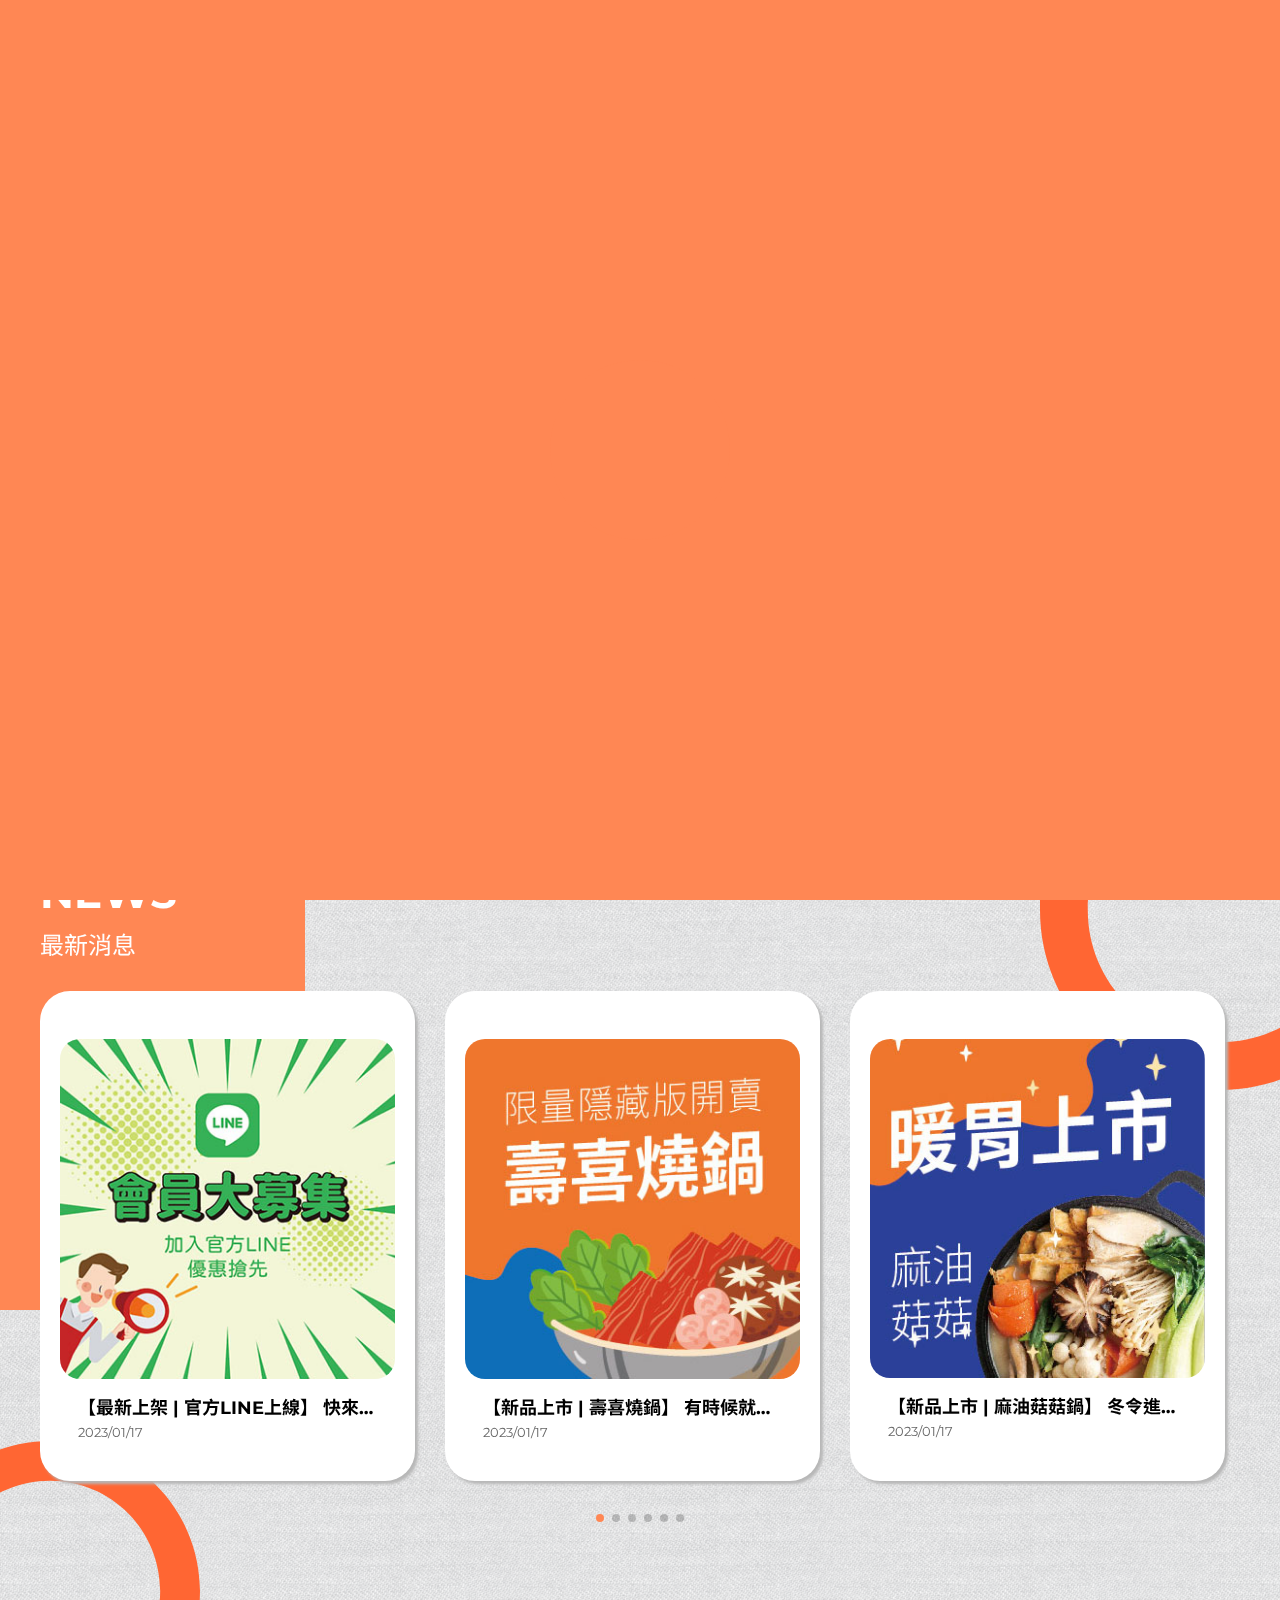
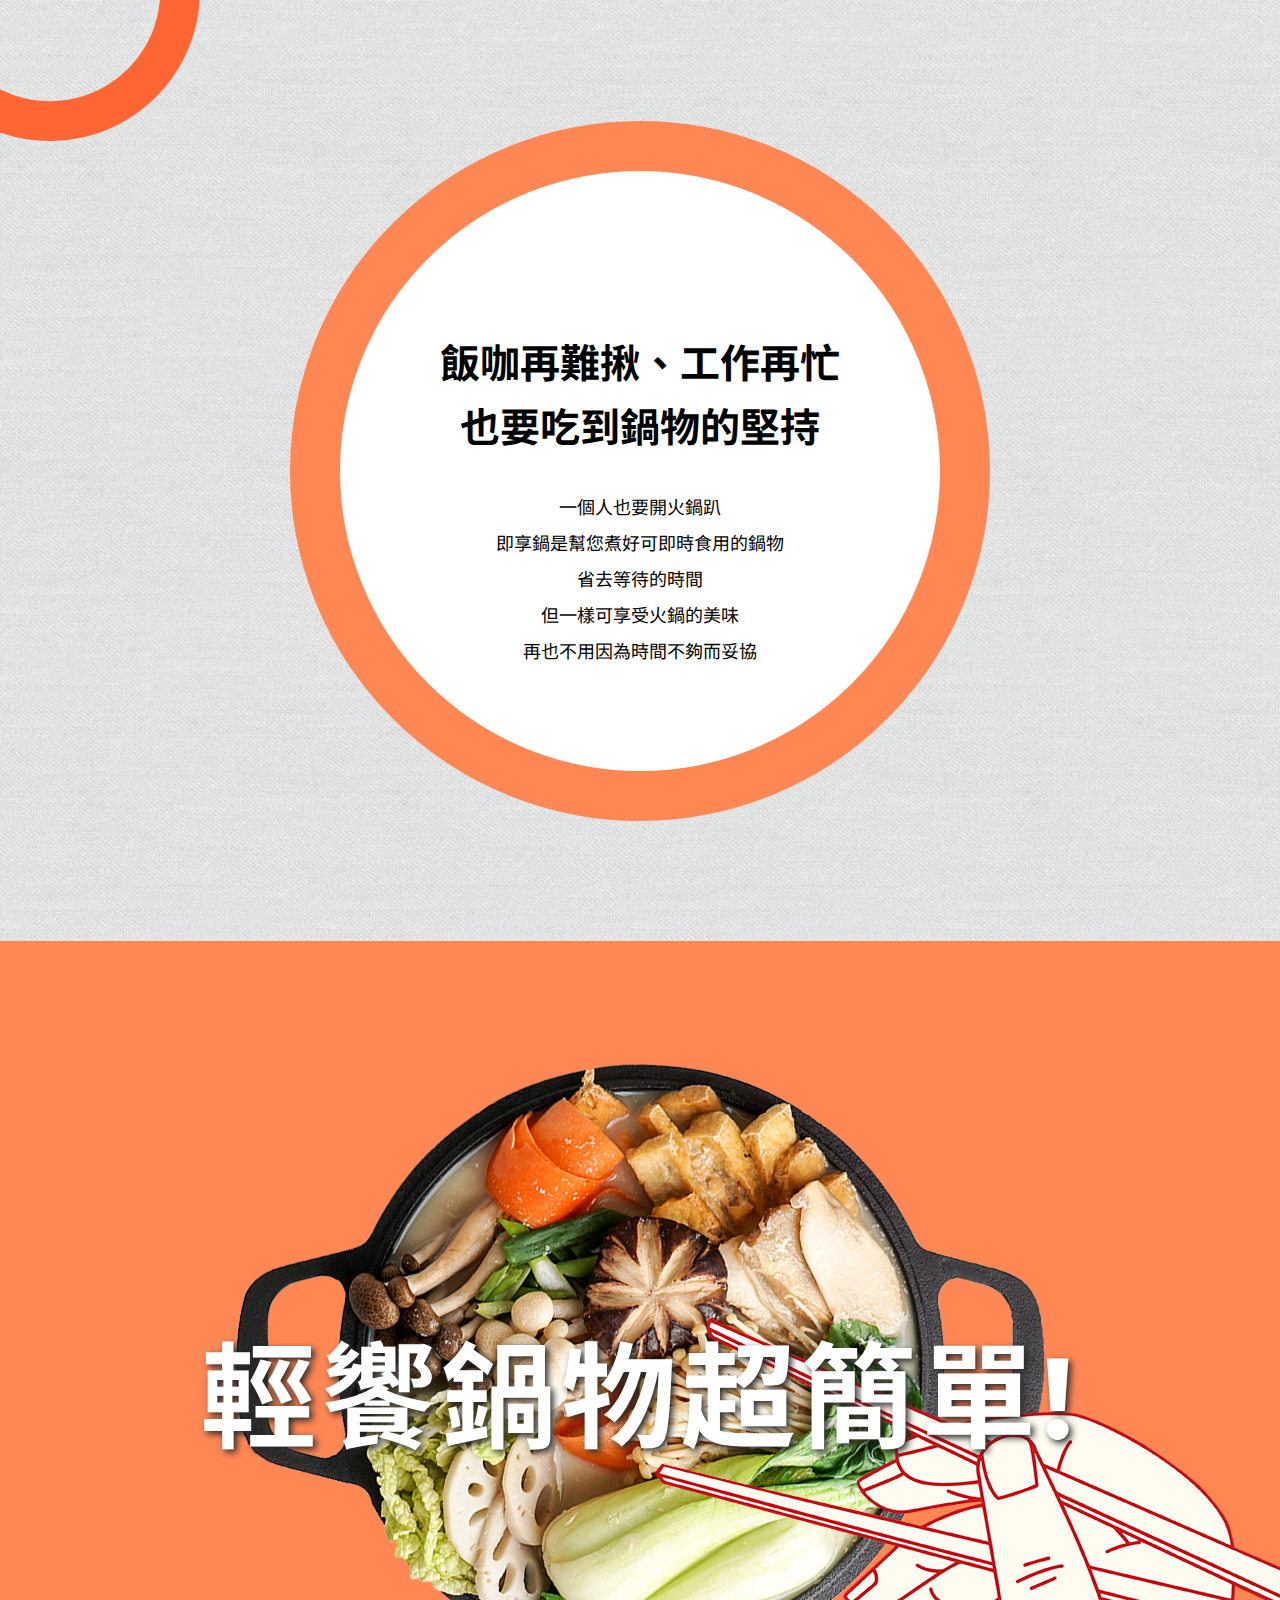
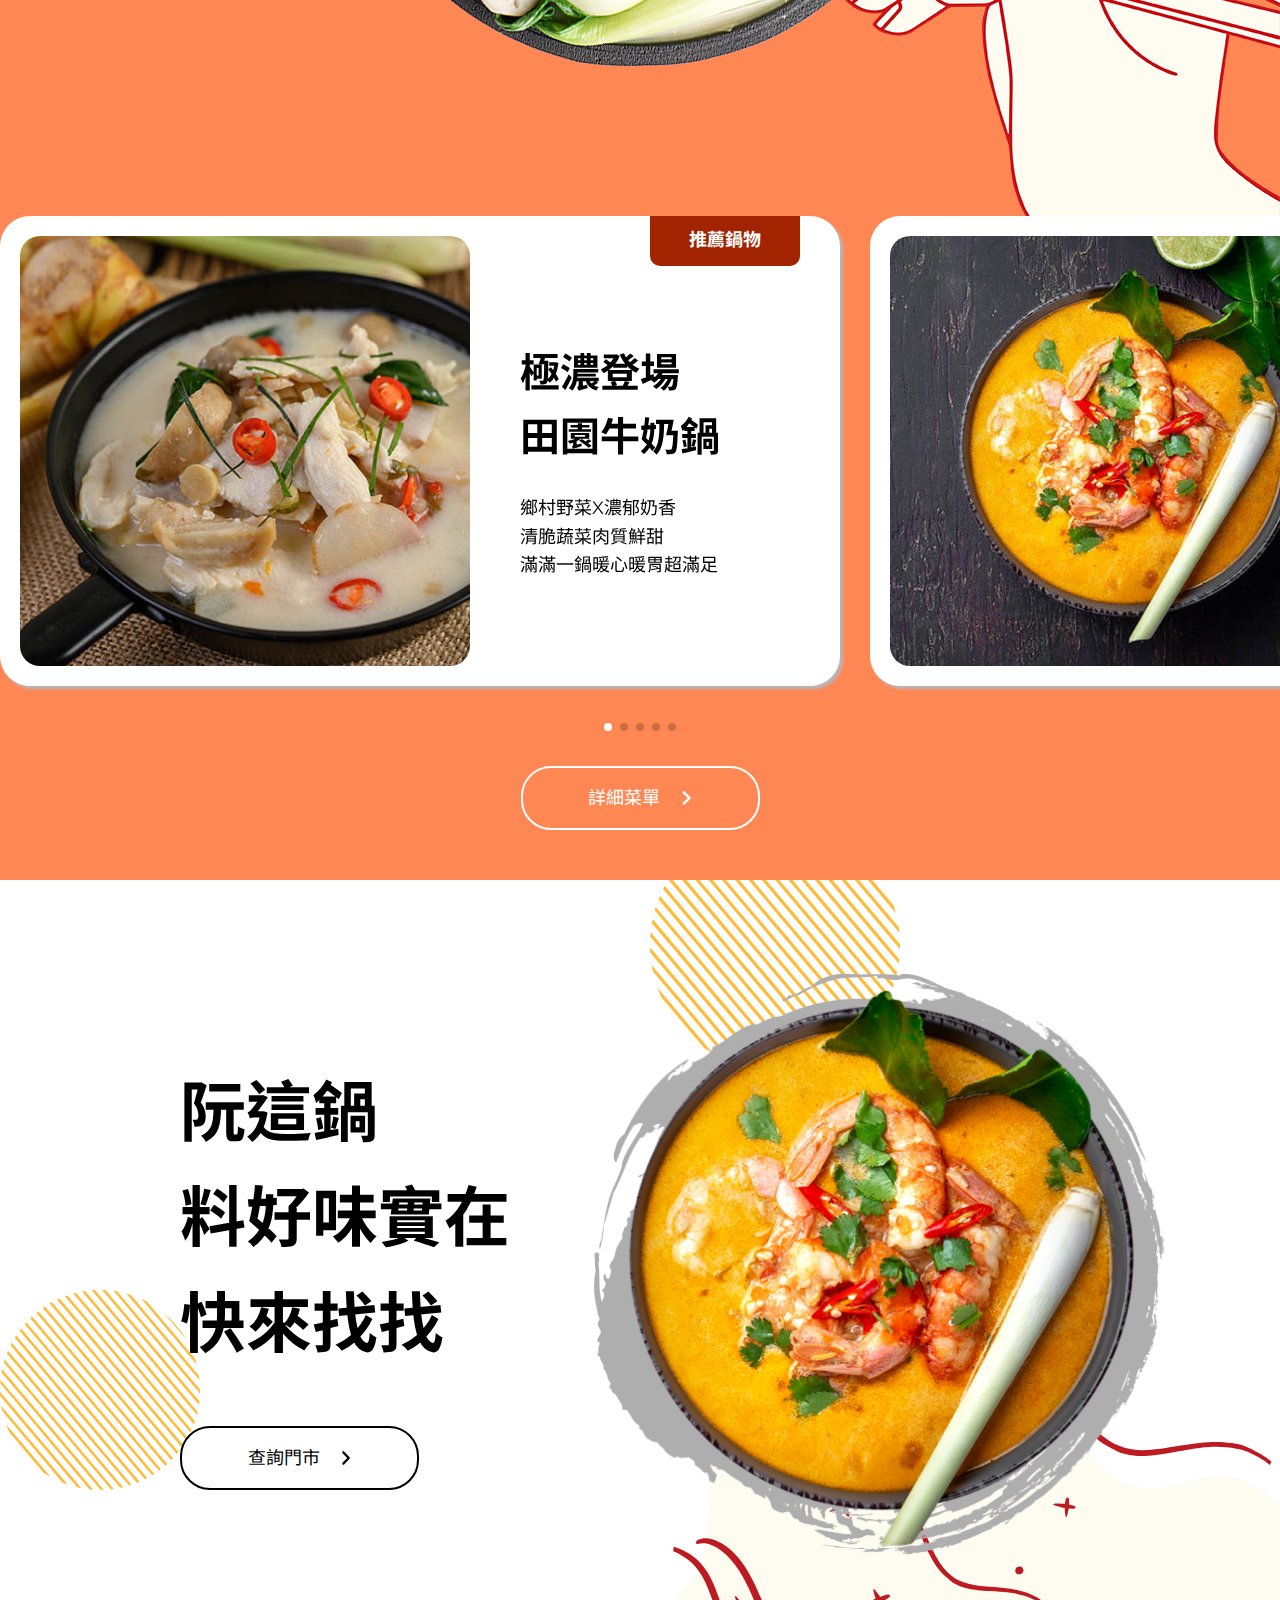
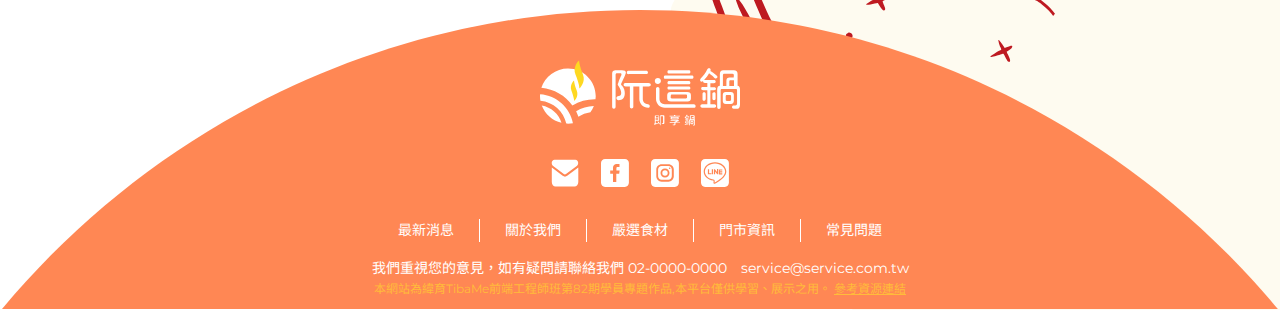
<file: index.html>
<!DOCTYPE html>
<html lang="en">

<head>
    <meta charset="UTF-8">
    <meta http-equiv="X-UA-Compatible" content="IE=edge">
    <meta name="description" content="阮這鍋即享鍋，主打簡單、健康、美味，並且幫您煮好
    適合忙碌的上班族，短暫的午休也可以吃到現煮鍋物，即使外帶也不影響口感">
    <meta name="viewport" content="width=device-width, initial-scale=1.0">
    <title>阮這鍋 | 即享鍋</title>
    <link rel="shortcut icon" href="favicon.ico" />
    <link rel="bookmark" href="favicon.ico" />
    <link rel="stylesheet" href="https://unpkg.com/swiper@8/swiper-bundle.min.css" />
    <link rel="stylesheet" href="css/style.css">
    <link rel="stylesheet" href="css/index.css">

    <link rel="stylesheet" href="css/rwd_style.css">

</head>

<body>
    <div class="loading_content" id="box">

        <div class="logo_img"><img src="img/logo-white.svg" alt="LOGO"></div>

        <div class="wrap">
            <div class="circle"></div>
            <div class="circle_top"></div>
            <div class="circle_bottom"></div>
        </div>
        <div class="whitebg"></div>


    </div>
    <!-- header -->
    <header>
        <div class="header_logo"><a href="#"><img src="img/logo-white.svg" alt="LOGO圖"></a></div>

        <nav>

            <ul class="navi">
                <li><a href="news.html"><img src="./img/logo-white.svg" alt="LOGO圖"></a></li>
                <li><a href="news.html">最新消息</a></li>
                <li><a href="about.html">關於我們</a></li>
                <li><a href="choice.html">嚴選好料</a></li>
                <li><a href="store.html">門市資訊</a></li>
                <li><a href="faq.html">常見問題</a></li>
                <li><a href="contact.html"><img src="img/social_mail.svg" alt="MAIL"></a>
                    <a href="#"><img src="img/social_fb.svg" alt="facebook連結"></a>
                    <a href="#"><img src="img/social_ig.svg" alt="instagram連結"></a>
                    <a href="#"><img src="img/social_line.svg" alt="LINE官方帳號連結"></a>
                </li>
            </ul>

        </nav>

        <div class="hamburger">
            <div class="line1"></div>
            <div class="line2"></div>
            <div class="line3"></div>
        </div>
        <ul class="header_social">
            <li><a href="contact.html"><img src="img/social_mail.svg" alt="MAIL"></a></li>
            <li><a href="#"><img src="img/social_fb.svg" alt="facebook連結"></a></li>
            <li><a href="#"><img src="img/social_ig.svg" alt="instagram連結"></a></li>
            <li><a href="#"><img src="img/social_line.svg" alt="LINE官方帳號連結"></a></li>
        </ul>
    </header>
    <!-- main -->
    <main>
        <section>
            <div class="carousel">
                <!-- carousel start -->
                <div class="swiper indexSwiper">
                    <div class="swiper-wrapper">
                        <div class="swiper-slide">
                            <div class="banner" id="banner01"></div>
                        </div>
                        <div class="swiper-slide">
                            <div class="banner" id="banner02"></div>
                        </div>
                        <div class="swiper-slide">
                            <div class="banner" id="banner03"></div>
                        </div>
                    </div>
                    <div class="swiper-pagination"></div>
                </div>
                <!-- carousel End -->
            </div>
        </section>

        <section class="news">
            <div class="index-news-left"></div>
            <div class="index-news-right"></div>
            <div class="index-news-leftdown"></div>
            <div class="index-news">
                <div class="atext">NEWS</div>
                <div class="btext">最新消息</div>

                <div class="news_swiper newsSwiper">
                    <div class="swiper-wrapper">

                        <div class="news_swiper-slide swiper-slide">
                            <a class="news_list" href="news_01.html">
                                <div class="news-img">
                                    <img src="img/news01.jpg" alt="">
                                </div>
                                <div class="news_content">

                                    <div class="news_title">【最新上架 | 官方LINE上線】
                                        快來加入會員有不定期優惠</div>

                                    <div class="news_date">
                                        2023/01/17 </div>
                                </div>
                            </a>
                        </div>


                        <div class="news_swiper-slide swiper-slide">
                            <a class="news_list" href="news.html">
                                <div class="news-img">
                                    <img src="img/news02.jpg" alt="">
                                </div>
                                <div class="news_content">

                                    <div class="news_title">【新品上市 | 壽喜燒鍋】
                                        有時候就是想吃壽喜燒</div>

                                    <div class="news_date">
                                        2023/01/17 </div>
                                </div>
                            </a>
                        </div>

                        <div class="news_swiper-slide swiper-slide">
                            <a class="news_list" href="news.html">
                                <div class="news-img">
                                    <img src="img/news03.jpg" alt="麻油菇菇NEWS">
                                </div>
                                <div class="news_content">

                                    <div class="news_title">【新品上市 | 麻油菇菇鍋】
                                        冬令進補怎能少了麻油</div>

                                    <div class="news_date">
                                        2023/01/17 </div>
                                </div>
                            </a>
                        </div>
                        <div class="news_swiper-slide swiper-slide">
                            <a class="news_list" href="news_03.html">
                                <div class="news-img">
                                    <img src="img/news04.jpg" alt="兔飛猛進NEWS">
                                </div>
                                <div class="news_content">

                                    <div class="news_title">【特別活動 | 2023兔飛猛進】
                                        新春期間來店滿額贈</div>

                                    <div class="news_date">
                                        2023/01/15 </div>
                                </div>
                            </a>
                        </div>
                        <div class="news_swiper-slide swiper-slide">
                            <a class="news_list" href="news_02.html">
                                <div class="news-img">
                                    <img src="img/news05.jpg" alt="即食湯包NEWS">
                                </div>
                                <div class="news_content">

                                    <div class="news_title">【新品項目 | 即食湯包】
                                        即使在家隨時都有火鍋stand by</div>

                                    <div class="news_date">
                                        2023/01/17 </div>
                                </div>
                            </a>
                        </div>
                        <div class="news_swiper-slide swiper-slide">
                            <a class="news_list" href="news_06.html">
                                <div class="news-img">
                                    <img src="img/news06.jpg" alt="2022萬聖節NEWS">
                                </div>
                                <div class="news_content">

                                    <div class="news_title">【特別活動 | 2022萬聖節】
                                        穿著dress code來店有禮</div>

                                    <div class="news_date">
                                        2022/10/15 </div>
                                </div>
                            </a>
                        </div>

                    </div>
                    <div class="swiper-pagination"></div>
                </div>

            </div>
        </section>

        <section class="animation_wrapper">
            <div class="intro_wrap">
                <!-- 滾動波浪 -->

                <div class="intro" id="parallax-1">
                    <div class="animation_wrapper2"></div>
                    <div class="intro_title">
                        <h2>飯咖再難揪、工作再忙<br>
                            也要吃到鍋物的堅持</h2>
                    </div>
                    <div class="intro_content">一個人也要開火鍋趴<br>
                        即享鍋是幫您煮好可即時食用的鍋物<br>
                        省去等待的時間<br>
                        但一樣可享受火鍋的美味<br>
                        再也不用因為時間不夠而妥協</div>

                </div>
        </section>

        <section id="parallax-2">
            <!-- 背景圓圈放大+特色輪播 -->
            <div class="intro2">

                <div class="keylayer02">
                    <div class="swiper textSwiper">
                        <div class="swiper-wrapper">
                            <div class="swiper-slide swiper-textopa">
                                <div class="text_animation" id="text01">輕饗鍋物超簡單!</div>
                            </div>
                            <div class="swiper-slide swiper-textopa">
                                <div class="text_animation" id="text02">用料實在超健康!</div>
                            </div>
                            <div class="swiper-slide swiper-textopa">
                                <div class="text_animation" id="text03">美味用心超好吃!</div>
                            </div>
                        </div>
                    </div>

                    <img src="img/pot01.png" alt="火鍋圖">
                </div>
            </div>


            </div>

        </section>

        <!-- 推薦鍋物 -->
        <section class="newpot">

            <div class="index-newpot">

                <div class="newpot_swiper newsSwiper">
                    <div class="swiper-wrapper">

                        <div class="newpot_swiper-slide swiper-slide">
                            <div class="newpot_list">
                                <div class="newpot-img">
                                    <a href="choice.html#menulink"><img src="img/recommand01.jpg" alt="田園牛奶鍋"></a>
                                </div>
                                <div class="newpot_content">

                                    <h2>極濃登場<br>
                                        田園牛奶鍋</h2>
                                    <p>鄉村野菜X濃郁奶香<br>
                                        清脆蔬菜肉質鮮甜<br>
                                        滿滿一鍋暖心暖胃超滿足<br>
                                    </p>
                                </div>
                                <div class="newpot_block">
                                    推薦鍋物</div>
                            </div>
                        </div>


                        <div class="newpot_swiper-slide swiper-slide">
                            <div class="newpot_list">
                                <div class="newpot-img">
                                    <a href="choice.html#menulink"><img src="img/recommand03.jpg" alt="南洋鮮蝦鍋"></a>
                                </div>
                                <div class="newpot_content">

                                    <h2>獨特口味<br>
                                        南洋鮮蝦鍋</h2>
                                    <p>濃郁叻沙搭配鮮甜大白蝦<br>
                                        碰撞出新火花<br>
                                        你一定要來試試
                                    </p>
                                </div>
                                <div class="newpot_block">
                                    推薦鍋物</div>
                            </div>
                        </div>

                        <div class="newpot_swiper-slide swiper-slide">
                            <div class="newpot_list">
                                <div class="newpot-img">
                                    <a href="choice.html#menulink"><img src="img/recommand02.jpg" alt="麻辣豬肉鍋"></a>
                                </div>
                                <div class="newpot_content">

                                    <h2>鹹香麻辣<br>
                                        麻辣豬肉鍋</h2>
                                    <p>使用花椒粒、蔥段、薑片，辣椒粉、紫草、桂皮、八角、大小茴香<br>等多項香料熬製而成的麻辣鍋底，<br>搭配豬肉片忍不住一口接一口<br>
                                    </p>
                                </div>
                                <div class="newpot_block">
                                    推薦鍋物</div>
                            </div>
                        </div>


                        <div class="newpot_swiper-slide swiper-slide">
                            <div class="newpot_list">
                                <div class="newpot-img">
                                    <a href="choice.html#menulink"><img src="img/recommand04.jpg" alt="養生藥膳鍋"></a>
                                </div>
                                <div class="newpot_content">

                                    <h2>冬令進補<br>
                                        養生藥膳鍋</h2>
                                    <p>本店特製十多種中藥熬製<br>湯頭甜美不躁熱，中藥清香去油解膩<br>冷冷的冬天來上一鍋溫暖無比
                                    </p>
                                </div>
                                <div class="newpot_block">
                                    推薦鍋物</div>
                            </div>
                        </div>

                        <div class="newpot_swiper-slide swiper-slide">
                            <div class="newpot_list">
                                <div class="newpot-img">
                                    <a href="choice.html#menulink"><img src="img/recommand05.jpg" alt="韓式泡菜鍋"></a>
                                </div>
                                <div class="newpot_content">

                                    <h2>酸辣濃郁<br>
                                        韓式泡菜鍋</h2>
                                    <p>用正宗韓式泡菜燉煮<br>配上豆腐與豬肉片<br>酸酸辣辣吃了好開胃
                                    </p>
                                </div>
                                <div class="newpot_block">
                                    推薦鍋物</div>
                            </div>
                        </div>


                    </div>
                    <div class="swiper-pagination newpot_pagination"></div>
                </div>
                <div class="btn btn_center btn_white"><a href="choice.html#menulink">詳細菜單<img
                            src="img/angle-right-solid-white.svg" alt="" class="angle-right"></a>
                </div>
            </div>
        </section>
        <!-- 查詢門市區塊 -->
        <section class="recommend">
            <div class="recommend-store">
                <div class="recommend_title">
                    <h1>阮這鍋<br>料好味實在<br>快來找找<br></h1>

                    <div class="btn"><a href="store.html">查詢門市<img src="img/angle-right-solid.svg" alt=""
                                class="angle-right"></a></div>
                </div>

                <img src="img/index_pot01.png" alt="南洋鮮蝦鍋">
            </div>
        </section>

    </main>

    <!-- footer -->
    <footer>
        <div class="footer_containter">
            <div class="footer_logo"><a href="index.html"><img src="img/logo-white.svg" alt="LOGO"></a></div>
            <ul class="footer_social">
                <li><a href="contact.html"><img src="img/social_mail.svg" alt="MAIL"></a></li>
                <li><a href="#"><img src="img/social_fb.svg" alt="facebook連結"></a></li>
                <li><a href="#"><img src="img/social_ig.svg" alt="instagram連結"></a></li>
                <li><a href="#"><img src="img/social_line.svg" alt="LINE官方帳號連結"></a></li>
            </ul>

            <ul class="footer_sitemap">
                <li><a href="news.html">最新消息</a></li>
                <li><a href="about.html">關於我們</a></li>
                <li><a href="choice.html">嚴選食材</a></li>
                <li><a href="store.html">門市資訊</a></li>
                <li><a href="faq.html">常見問題</a></li>
            </ul>

            <div class="footer_contact">我們重視您的意見，如有疑問請聯絡我們 <a href="tel:02-00000000">02-0000-0000</a>　<a
                    href="mailto:">service@service.com.tw</a></div>
            <div class="footer_copyright">本網站為緯育TibaMe前端工程師班第82期學員專題作品,本平台僅供學習、展示之用。
                <a href="https://docs.google.com/document/d/1RpSZirHG1udNNeUzWH4Kmhel9mV7SHwQW_19rauXo0s/edit?usp=sharing"
                    target="_blank">參考資源連結</a>
            </div>
        </div>

    </footer>


    <!-- Swiper JS -->
    <script src="https://unpkg.com/swiper@8/swiper-bundle.min.js"></script>
    <!-- Initialize Swiper -->
    <script src="js/index.js"></script>
    <!-- NAV -->
    <script src="js/rwd.js"></script>
    <!-- 開場動畫 -->
    <script>
        // 設定 cookie
        function setCookie(cname, cvalue, exdays) {
            var d = new Date();
            d.setTime(d.getTime() + (exdays * 24 * 60 * 60 * 1000));
            var expires = "expires=" + d.toUTCString();
            document.cookie = cname + "=" + cvalue + ";" + expires + ";path=/";
        }

        // 取得 cookie 的值
        function getCookie(cname) {
            var name = cname + "=";
            var ca = document.cookie.split(';');
            for (var i = 0; i < ca.length; i++) {
                var c = ca[i];
                while (c.charAt(0) == ' ') {
                    c = c.substring(1);
                }
                if (c.indexOf(name) == 0) {
                    return c.substring(name.length, c.length);
                }
            }
            return "";
        }

        // 檢查某 cookie 是否存在
        function checkCookie(cname) {
            var cookie_value = getCookie(cname);
            if (cookie_value != "") {
                return true;
            } else {
                return false;
            }
        }

        window.onload = checkCookie()

        function checkCookie() {
            var v = getCookie("visited");
            if (v === "yes") {

                box.style.display = 'none';
            } else {

                setTimeout(() => {
                    const box = document.getElementById('box');
                    box.style.display = 'none';

                }, 3000);
            }
            setCookie("visited", "yes", 1); // 建立 cookie可以活一天
        }

        /*   滾動  */

        let ani = document.getElementsByClassName("animation_wrapper")

        window.addEventListener('scroll', function () {

            document.body.style.setProperty('--scroll', window.pageYOffset / (document.body.offsetHeight - window.innerHeight));
        }, false); 
    </script>


</body>

</html>
</file>
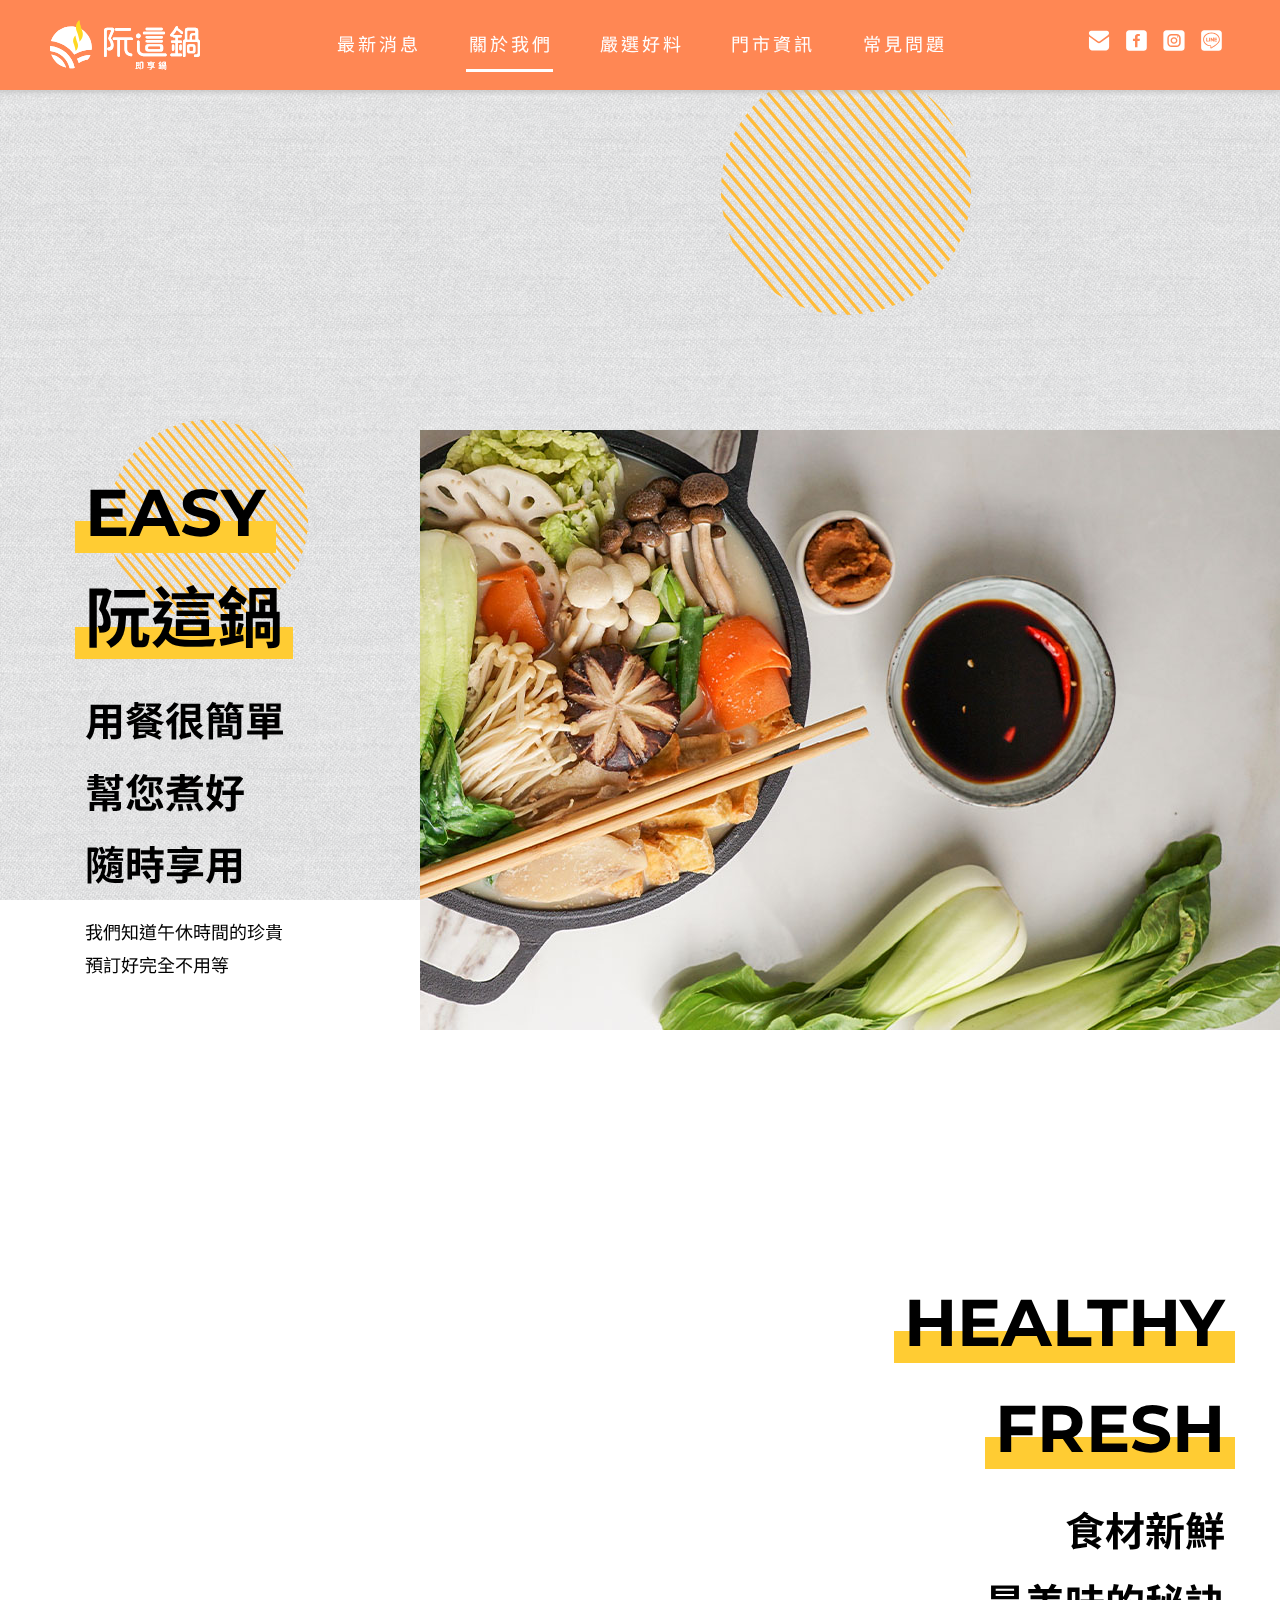
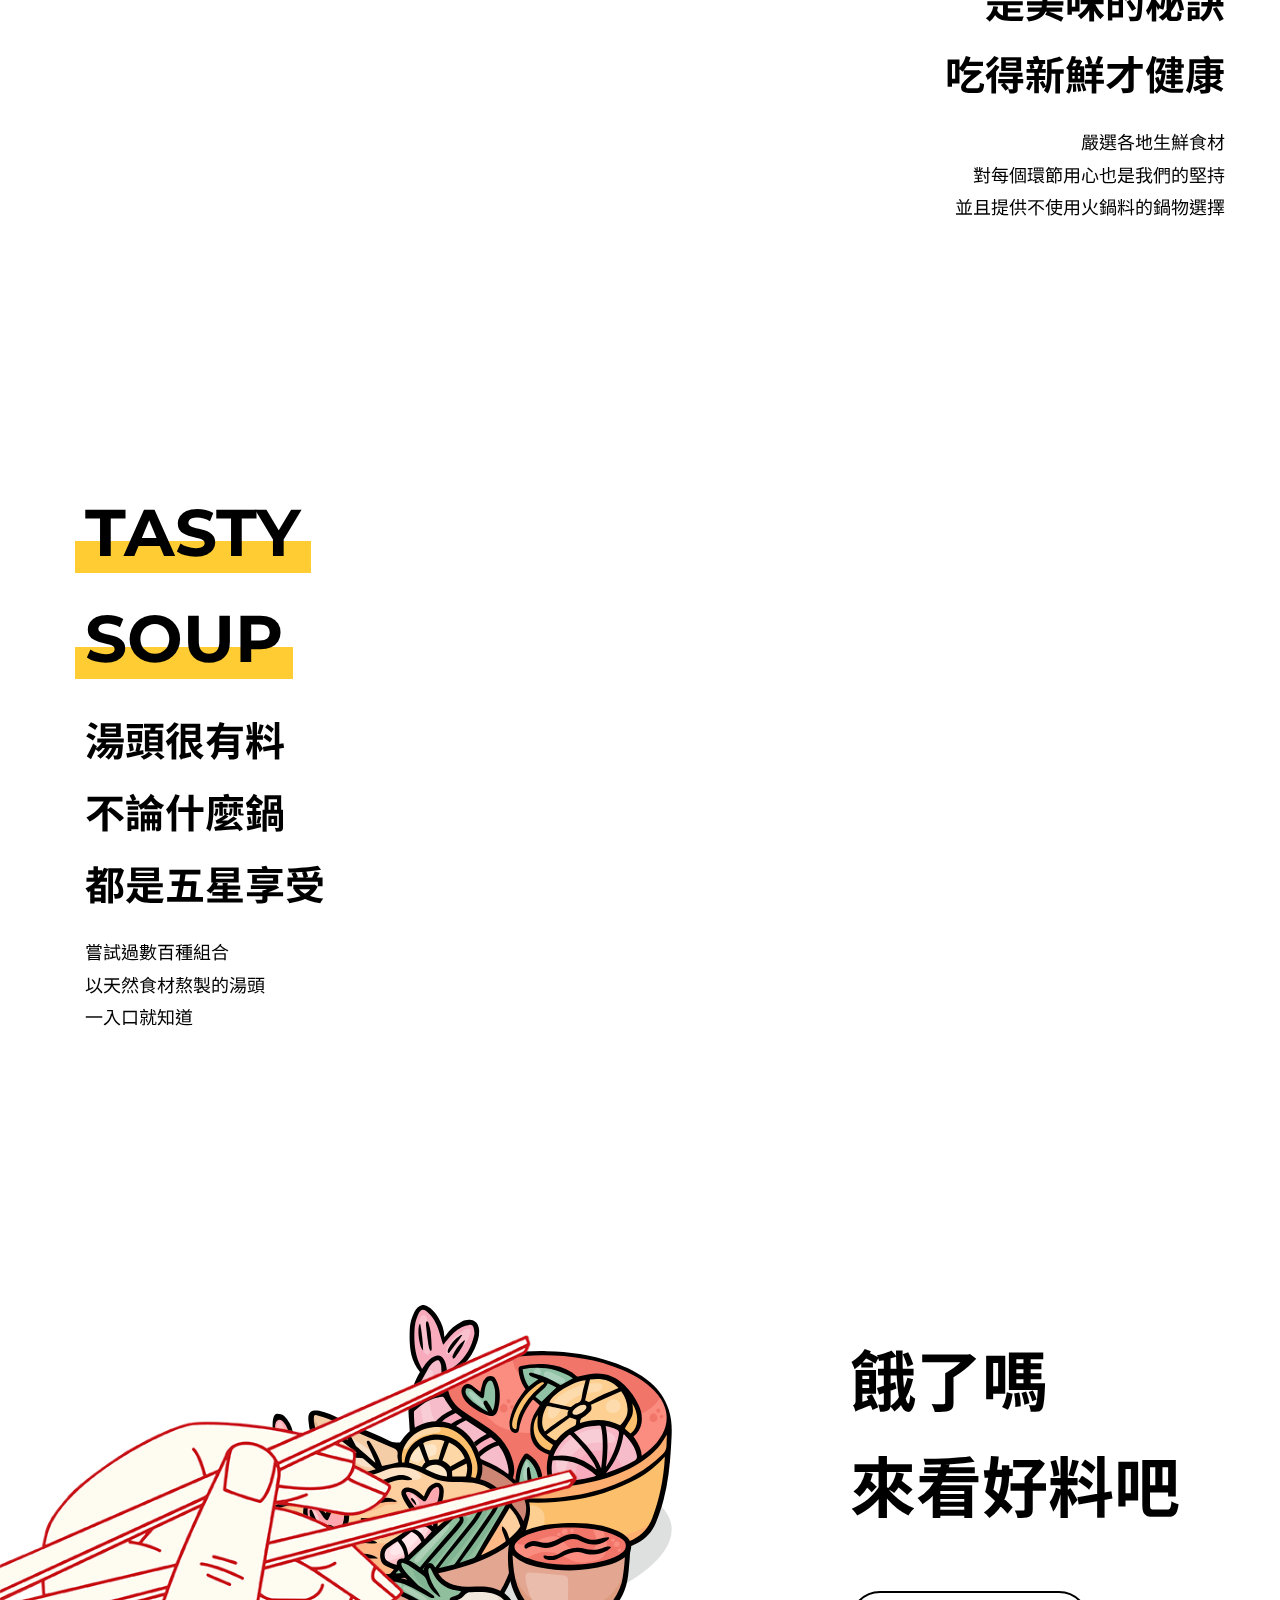
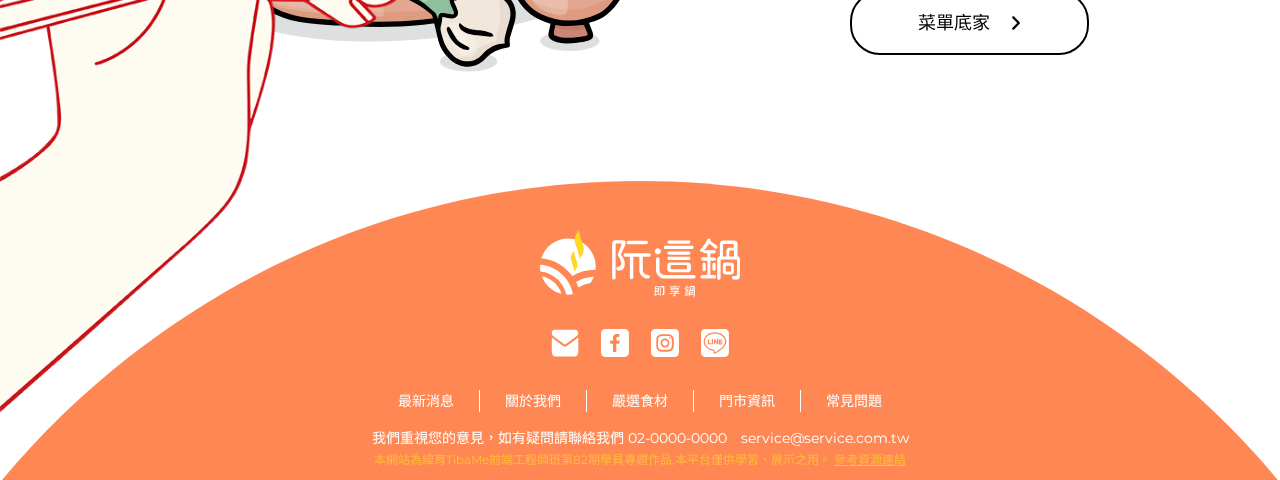
<file: about.html>
<!DOCTYPE html>
<html lang="en">

<head>
    <meta charset="UTF-8">
    <meta http-equiv="X-UA-Compatible" content="IE=edge">
    <meta name="description" content="阮這鍋即享鍋，主打簡單、健康、美味，並且幫您煮好
    適合忙碌的上班族，短暫的午休也可以吃到現煮鍋物，即使外帶也不影響口感">
    <meta name="viewport" content="width=device-width, initial-scale=1.0">
    <title>阮這鍋 | 即享鍋</title>
    <link rel="shortcut icon" href="favicon.ico" />
    <link rel="bookmark" href="favicon.ico" />
    <link rel="stylesheet" href="css/style.css">
    <link rel="stylesheet" href="css/about.css">
    <link rel="stylesheet" href="css/rwd_style.css">
    <link href="https://unpkg.com/aos@2.3.1/dist/aos.css" rel="stylesheet">

    
</head>

<body>
    <!-- header -->
    <header>
        <div class="header_logo"><a href="index.html"><img src="img/logo-white.svg" alt="LOGO"></a></div>
        <nav>

            <ul class="navi">
                <li><a href="index.html"><img src="./img/logo-white.svg" alt="LOGO圖"></a></li>
                <li><a href="news.html">最新消息</a></li>
                <li><a href="#" class="current">關於我們</a></li>
                <li><a href="choice.html">嚴選好料</a></li>
                <li><a href="store.html">門市資訊</a></li>
                <li><a href="faq.html">常見問題</a></li>
                <li><a href="contact.html"><img src="img/social_mail.svg" alt="MAIL"></a>
                    <a href="#"><img src="img/social_fb.svg" alt="facebook連結"></a>
                    <a href="#"><img src="img/social_ig.svg" alt="instagram連結"></a>
                    <a href="#"><img src="img/social_line.svg" alt="LINE官方帳號連結"></a>
                </li>
            </ul>

        </nav>

        <div class="hamburger">
            <div class="line1"></div>
            <div class="line2"></div>
            <div class="line3"></div>
        </div>
        <ul class="header_social">
            <li><a href="contact.html"><img src="img/social_mail.svg" alt="MAIL"></a></li>
            <li><a href="#"><img src="img/social_fb.svg" alt="facebook連結"></a></li>
            <li><a href="#"><img src="img/social_ig.svg" alt="instagram連結"></a></li>
            <li><a href="#"><img src="img/social_line.svg" alt="LINE官方帳號連結"></a></li>
        </ul>
    </header>
    <!-- main -->

    <main>
        <div class="bg2"></div>
        <section class="title wrapper">

            <div class="title_text">
                <h2 class="atitle">ABOUT</h2>
                <h3 class="btitle">關於我們</h3>
            </div>

            <div class="title_block">
            </div>

        </section>

        <section class="wrapper_bg">
            <div class="about wrapper">
                <div class="about_title">
                    <h1>EASY</h1><br>
                    <h1>阮這鍋</h1>
                    <h2>用餐很簡單<br>
                        幫您煮好<br>
                        隨時享用</h2>
                    <p>我們知道午休時間的珍貴<br>預訂好完全不用等</p>
                </div>
            </div>
            <div data-aos="fade-left" data-aos-duration="800" class="about_img1"></div>
        </section>

        <section class="wrapper_bg">
            <div class="about wrapper">
                <div class="about_title right">
                    <h1>HEALTHY</h1><br>
                    <h1>FRESH</h1>
                    <h2>食材新鮮<br>
                        是美味的秘訣<br>
                        吃得新鮮才健康</h2>
                    <p>嚴選各地生鮮食材<br>
                        對每個環節用心也是我們的堅持<br>
                        並且提供不使用火鍋料的鍋物選擇</p>

                </div>
            </div>
            <div data-aos="fade-right" data-aos-duration="800" class="about_img2"></div>
        </section>

        <section class="wrapper_bg">
            <div class="about wrapper">
                <div class="about_title">
                    <h1>TASTY</h1><br>
                    <h1>SOUP</h1>
                    <h2>湯頭很有料<br>
                        不論什麼鍋<br>
                        都是五星享受</h2>
                    <p>嘗試過數百種組合<br>以天然食材熬製的湯頭<br>
                        一入口就知道</p>

                </div>
            </div>
            <div data-aos="fade-left" data-aos-duration="800" class="about_img3"></div>
        </section>

        <section>


        </section>

        <section class="recommend">
            <div class="recommend-choice">

                <img src="./img/food.svg" alt="鍋物插圖">
                <div class="recommend_title">
                    <h1>餓了嗎<br>來看好料吧<br></h1>

                    <div class="btn"><a href="choice.html">菜單底家<img src="img/angle-right-solid.svg" alt=""
                                class="angle-right"></a></div>
                </div>

            </div>
        </section>
    </main>

    <!-- footer -->
    <footer>
        <div class="footer_containter">
            <div class="footer_logo"><a href="index.html"><img src="img/logo-white.svg" alt="LOGO"></a></div>
            <ul class="footer_social">
                <li><a href="contact.html"><img src="img/social_mail.svg" alt="MAIL"></a></li>
                <li><a href="#"><img src="img/social_fb.svg" alt="facebook連結"></a></li>
                <li><a href="#"><img src="img/social_ig.svg" alt="instagram連結"></a></li>
                <li><a href="#"><img src="img/social_line.svg" alt="LINE官方帳號連結"></a></li>
            </ul>

            <ul class="footer_sitemap">
                <li><a href="news.html">最新消息</a></li>
                <li><a href="about.html">關於我們</a></li>
                <li><a href="choice.html">嚴選食材</a></li>
                <li><a href="store.html">門市資訊</a></li>
                <li><a href="faq.html">常見問題</a></li>
            </ul>

            <div class="footer_contact">我們重視您的意見，如有疑問請聯絡我們 <a href="tel:02-00000000">02-0000-0000</a>　<a
                    href="mailto:">service@service.com.tw</a></div>
            <div class="footer_copyright">本網站為緯育TibaMe前端工程師班第82期學員專題作品,本平台僅供學習、展示之用。
                <a href="https://docs.google.com/document/d/1RpSZirHG1udNNeUzWH4Kmhel9mV7SHwQW_19rauXo0s/edit?usp=sharing"
                    target="_blank">參考資源連結</a>
            </div>
        </div>

    </footer>

    <script src="https://unpkg.com/aos@2.3.1/dist/aos.js"></script>
    <script>
        AOS.init();
    </script>
    <script src="js/rwd.js"></script>

</body>

</html>
</file>
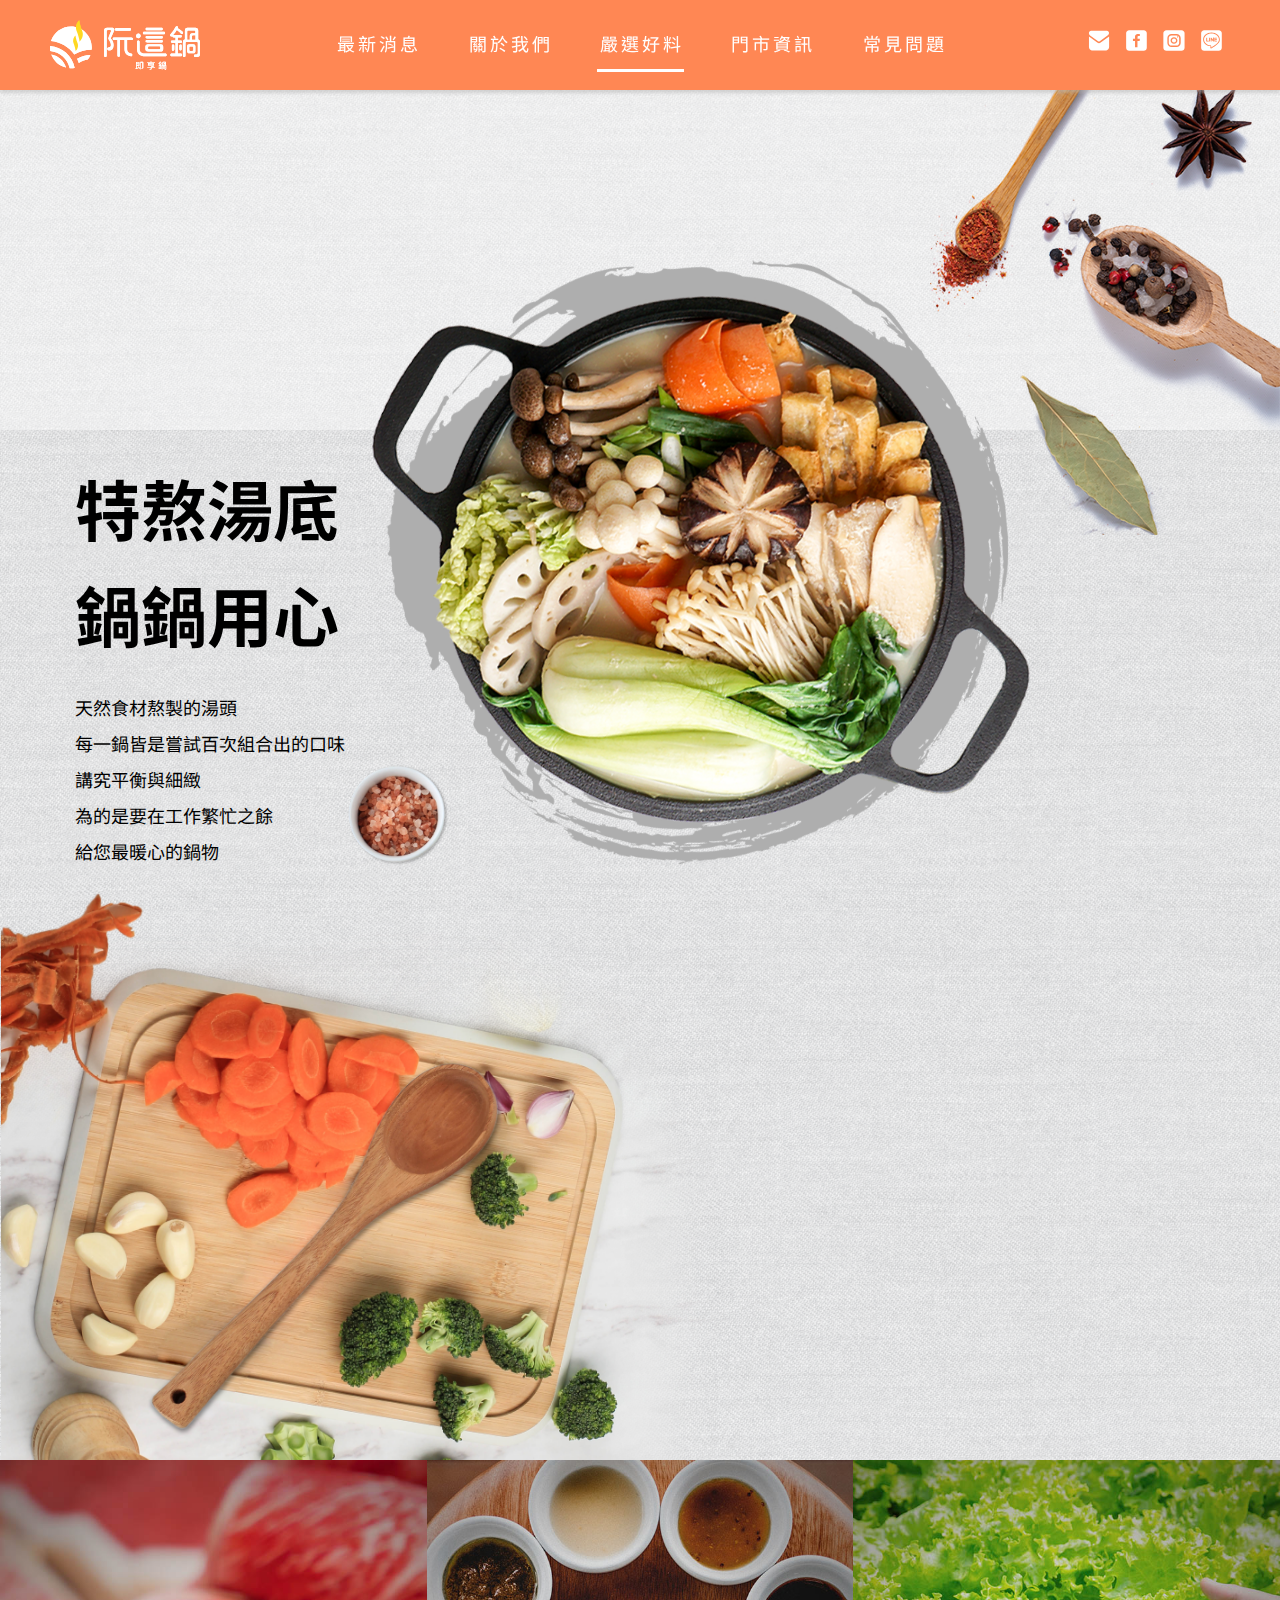
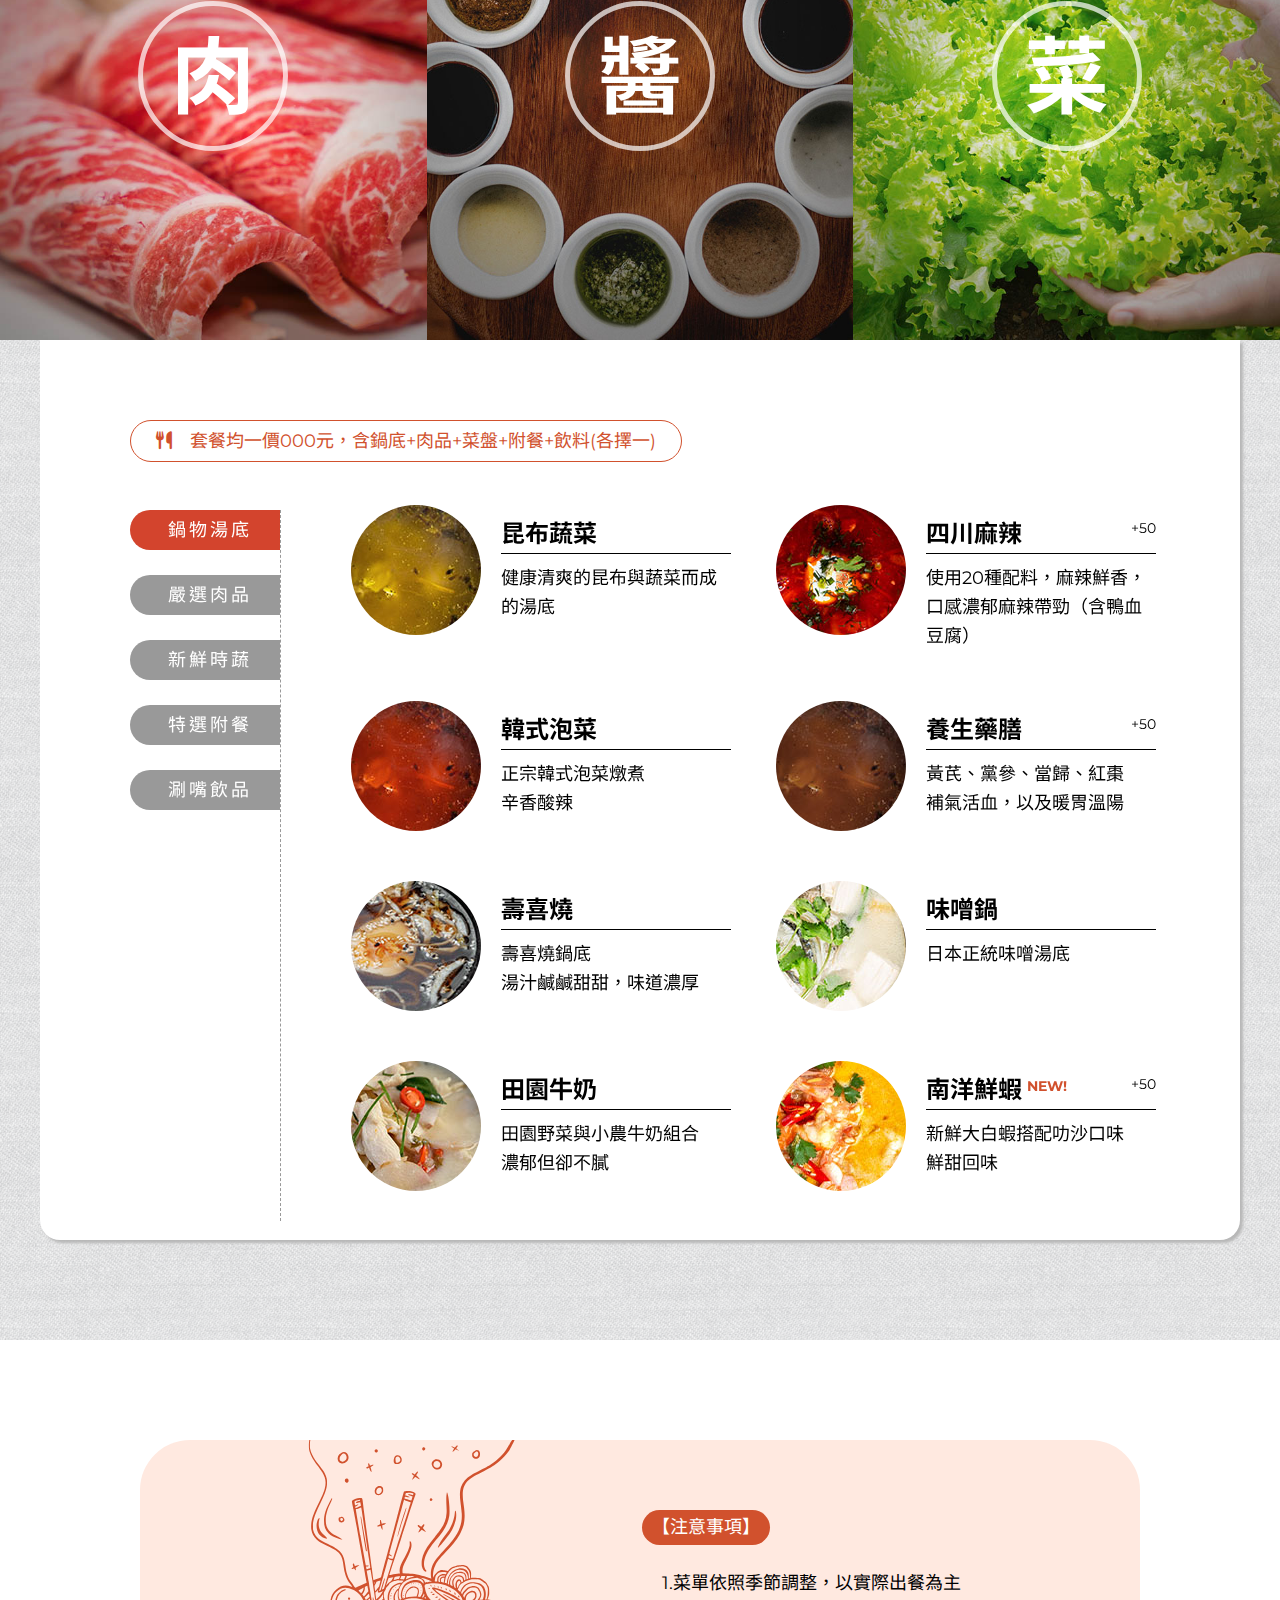
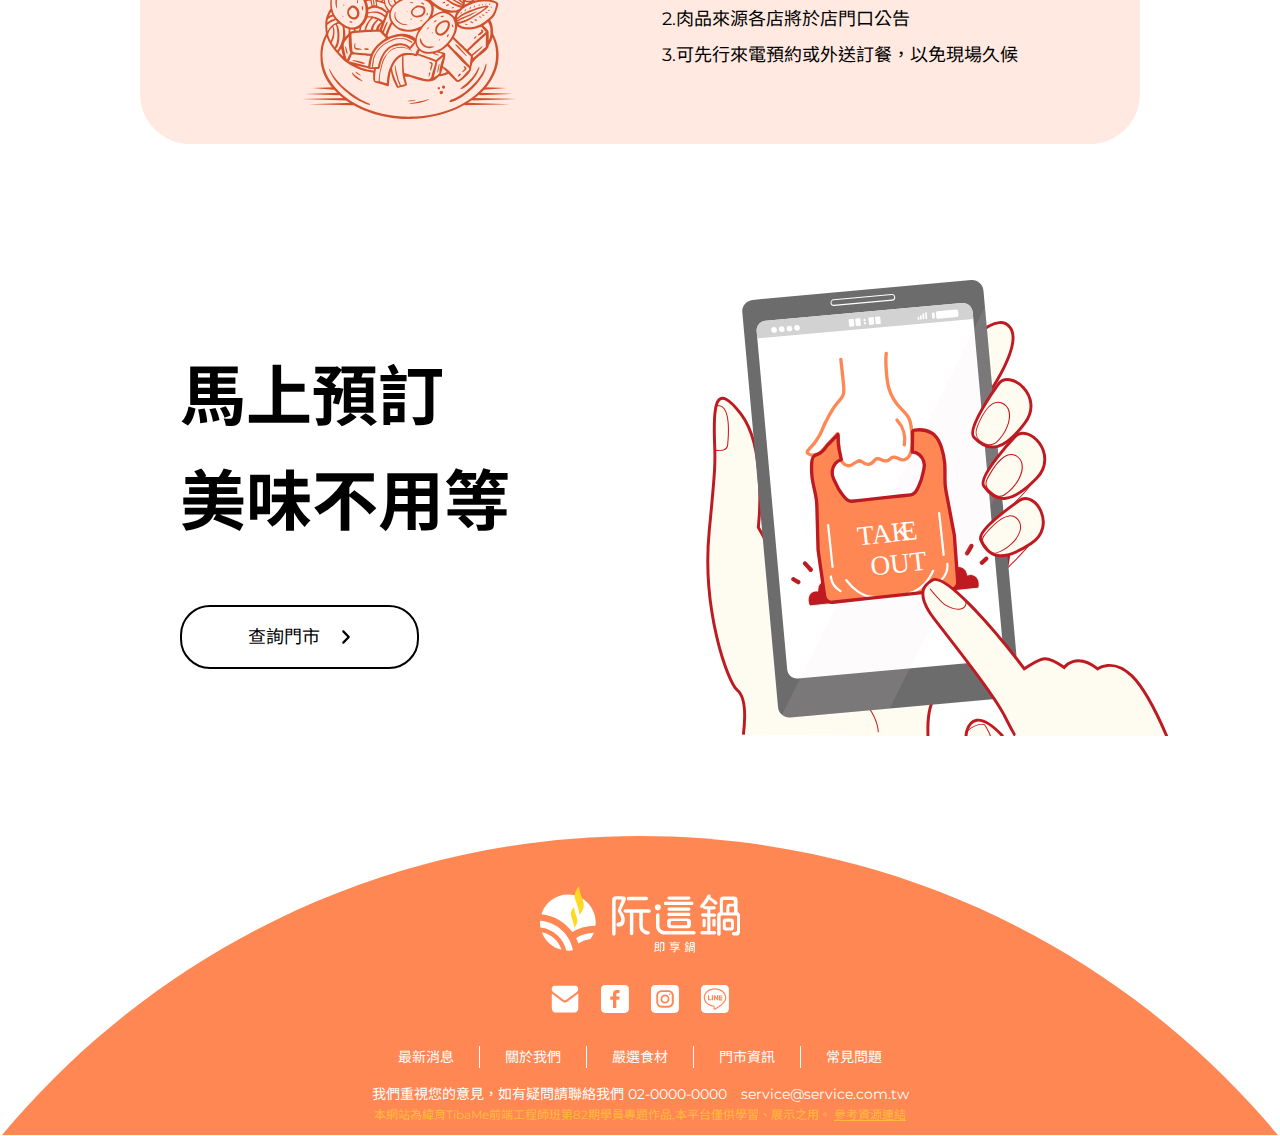
<file: choice.html>
<!DOCTYPE html>
<html lang="en">

<head>
    <meta charset="UTF-8">
    <meta http-equiv="X-UA-Compatible" content="IE=edge">
    <meta name="description" content="阮這鍋即享鍋，主打簡單、健康、美味，並且幫您煮好
    適合忙碌的上班族，短暫的午休也可以吃到現煮鍋物，即使外帶也不影響口感">
    <meta name="viewport" content="width=device-width, initial-scale=1.0">
    <title>阮這鍋 | 即享鍋</title>
    <link rel="shortcut icon" href="favicon.ico" />
    <link rel="bookmark" href="favicon.ico" />
    <link rel="stylesheet" href="css/style.css">
    <link rel="stylesheet" href="css/choice.css">
    <link href="https://unpkg.com/aos@2.3.1/dist/aos.css" rel="stylesheet">
    <link rel="stylesheet" href="https://cdnjs.cloudflare.com/ajax/libs/font-awesome/6.2.1/css/all.min.css">

    <link rel="stylesheet" href="css/rwd_style.css">
    <link rel="stylesheet" href="css/rwd_choice.css">


</head>

<body>
    <!-- header -->
    <header>
        <div class="header_logo"><a href="index.html"><img src="img/logo-white.svg" alt="LOGO"></a></div>
        <nav>

            <ul class="navi">
                <li><a href="index.html"><img src="./img/logo-white.svg" alt="LOGO圖"></a></li>
                <li><a href="news.html">最新消息</a></li>
                <li><a href="about.html">關於我們</a></li>
                <li><a href="#" class="current">嚴選好料</a></li>
                <li><a href="store.html">門市資訊</a></li>
                <li><a href="faq.html">常見問題</a></li>
                <li><a href="contact.html"><img src="img/social_mail.svg" alt="MAIL"></a>
                    <a href="#"><img src="img/social_fb.svg" alt="facebook連結"></a>
                    <a href="#"><img src="img/social_ig.svg" alt="instagram連結"></a>
                    <a href="#"><img src="img/social_line.svg" alt="LINE官方帳號連結"></a>
                </li>
            </ul>

        </nav>

        <div class="hamburger">
            <div class="line1"></div>
            <div class="line2"></div>
            <div class="line3"></div>
        </div>
        <ul class="header_social">
            <li><a href="contact.html"><img src="img/social_mail.svg" alt="MAIL"></a></li>
            <li><a href="#"><img src="img/social_fb.svg" alt="facebook連結"></a></li>
            <li><a href="#"><img src="img/social_ig.svg" alt="instagram連結"></a></li>
            <li><a href="#"><img src="img/social_line.svg" alt="LINE官方帳號連結"></a></li>
        </ul>
    </header>
    <!-- main -->

    <main>

        <section class="title wrapper">

            <div class="title_text">
                <h2 class="atitle">CHOICE</h2>
                <h3 class="btitle">嚴選好料</h3>
            </div>

            <div class="title_block">
            </div>


        </section>
        <div class="wrapper_bg2"></div>

        <section class="concept">

            <div class="choice_concept wrapper">
                <div class="choice_title">
                    <h1>特熬湯底<br>鍋鍋用心</h1>
                    <p> 天然食材熬製的湯頭<br>
                        每一鍋皆是嘗試百次組合出的口味<br>
                        講究平衡與細緻<br>
                        為的是要在工作繁忙之餘<br>
                        給您最暖心的鍋物</p>
                </div>
                <div class="choice_item" data-aos="fade-left" data-aos-duration="800">
                    <div class="item">
                        <img src="img/choice_icon_ingre.jpg" alt="食材">
                        <div class="item_text">
                            <h4>天然食材</h4>
                            <p>湯頭皆使用天然食材熬煮</p>
                        </div>
                    </div>
                    <div class="item">
                        <img src="img/choice_icon_spice.jpg" alt="香料">
                        <div class="item_text">
                            <h4>獨門香料</h4>
                            <p>使用20種配料麻辣鮮香
                                口感濃郁</p>
                        </div>
                    </div>
                    <div class="item">
                        <img src="img/choice_icon_meat.jpg" alt="肉片">
                        <div class="item_text">
                            <h4>原塊肉片</h4>
                            <p>堅持原塊肉切片</p>
                        </div>
                    </div>
                    <div class="item">
                        <img src="img/choice_icon_simple.jpg" alt="湯">
                        <div class="item_text">
                            <h4>簡單美味</h4>
                            <p>套餐內容幫您搭配<br>
                                好吃滿足不用想</p>
                        </div>
                    </div>
                </div>

            </div>
            <div data-aos="fade-left" data-aos-duration="800" class="choice_img1"></div>
            <div data-aos="fade-down" data-aos-duration="1000" data-aos-delay="300" class="choice_img2"></div>
            <div data-aos="fade-right" data-aos-duration="800" class="choice_img3"></div>
            <div class="wrapper_bg"></div>
        </section>

        <section class="column_bg">
            <div class="column">
                <div class="choice_column">
                    <h1>肉</h1>
                    <p class="show"><span class="line">【嚴選肉品】</span><br><br>
                        每一盤肉都選用衛生合格標章來源<br>
                        並且堅持原塊肉切片<br>
                        口感兼顧更要吃得安心</p>
                    <div class="choice_column_img"><img src="img/choice_meat.jpg" alt="嚴選肉品"></div>
                </div>
                <div class="choice_column">
                    <h1>醬</h1>
                    <p class="show"><span class="line">【獨門醬料】</span><br><br>
                        吃鍋的好夥伴-靈魂醬料<br>
                        主廚特製12種獨門香料配製而成<br>
                        搭配新鮮食材味道更提升了一個層次</p>

                    <div class="choice_column_img"><img src="img/choice_sauce.jpg" alt="獨特醬料"></div>
                </div>
                <div class="choice_column">
                    <h1>菜</h1>
                    <p class="show"><span class="line">【新鮮時蔬】</span><br><br>
                        履歷農場直送<br>
                        新鮮現摘就是美味<br>
                        口感爽脆營養滿分</p>
                    <div class="choice_column_img"><img src="img/choice_veg.jpg" alt="新鮮時蔬"></div>
                </div>
            </div>

        </section>
        <section class="menu" id="menulink">
            <div class="choice_wrapper">
                <div class="set_price"><i class="fa-solid fa-utensils"></i>　套餐均一價000元，含鍋底+肉品+菜盤+附餐+飲料(各擇一) </div>
                <div class="set">
                    <div class="set_left">
                        <ul class="set_menu">
                            <li onclick="openCity(event, 'right01')" class="btn_choice active">鍋物湯底</li>
                            <li onclick="openCity(event, 'right02')" class="btn_choice">嚴選肉品</li>
                            <li onclick="openCity(event, 'right03')" class="btn_choice">新鮮時蔬</li>
                            <li onclick="openCity(event, 'right04')" class="btn_choice">特選附餐</li>
                            <li onclick="openCity(event, 'right05')" class="btn_choice">涮嘴飲品</li>
                        </ul>
                    </div>
                    <!-- 選湯底 -->
                    <div class="set_right" id="right01">
                        <div class="set_item">
                            <div class="list_item">
                                <div class="list_item_img"><img src="img/soup_02.jpg" alt="昆布蔬菜"></div>
                                <div class="list_item_text">
                                    <h4>昆布蔬菜</h4>
                                    <p>健康清爽的昆布與蔬菜而成的湯底</p>
                                </div>
                            </div>
                            <div class="list_item">
                                <div class="list_item_img"><img src="img/soup_04.jpg" alt="四川麻辣"></div>
                                <div class="list_item_text">
                                    <h4>四川麻辣</h4>
                                    <div class="list_item_addprice">+50</div>
                                    <p>使用20種配料，麻辣鮮香，口感濃郁麻辣帶勁（含鴨血豆腐）</p>
                                </div>
                            </div>
                            <div class="list_item">
                                <div class="list_item_img"><img src="img/soup_01.jpg" alt="韓式泡菜"></div>
                                <div class="list_item_text">
                                    <h4>韓式泡菜</h4>
                                    <p>正宗韓式泡菜燉煮<br>辛香酸辣</p>
                                </div>
                            </div>
                            <div class="list_item">
                                <div class="list_item_img"><img src="img/soup_05.jpg" alt="養生藥膳"></div>
                                <div class="list_item_text">
                                    <h4>養生藥膳</h4>
                                    <div class="list_item_addprice">+50</div>
                                    <p>黃芪、黨參、當歸、紅棗<br>補氣活血，以及暖胃溫陽</p>
                                </div>
                            </div>
                            <div class="list_item">
                                <div class="list_item_img"><img src="img/soup_08.jpg" alt="壽喜燒"></div>
                                <div class="list_item_text">
                                    <h4>壽喜燒</h4>
                                    <p>壽喜燒鍋底<br>
                                        湯汁鹹鹹甜甜，味道濃厚</p>
                                </div>
                            </div>
                            <div class="list_item">
                                <div class="list_item_img"><img src="img/soup_07.jpg" alt="味噌鍋"></div>
                                <div class="list_item_text">
                                    <h4>味噌鍋</h4>
                                    <p>日本正統味噌湯底</p>
                                </div>
                            </div>
                            <div class="list_item">
                                <div class="list_item_img"><img src="img/soup_06.jpg" alt="田園牛奶"></div>
                                <div class="list_item_text">
                                    <h4>田園牛奶</h4>
                                    <p>田園野菜與小農牛奶組合<br>濃郁但卻不膩</p>
                                </div>
                            </div>
                            <div class="list_item">
                                <div class="list_item_img"><img src="img/soup_03.jpg" alt="南洋鮮蝦"></div>
                                <div class="list_item_text">
                                    <h4 class="new">南洋鮮蝦</h4>
                                    <div class="list_item_addprice">+50</div>
                                    <p>新鮮大白蝦搭配叻沙口味<br>
                                        鮮甜回味</p>
                                </div>
                            </div>
                        </div>

                    </div>
                    <!-- 選肉盤 -->
                    <div class="set_right" id="right02">
                        <div class="set_item">
                            <div class="list_item">
                                <div class="list_item_img"><img src="img/menu_beef.jpg" alt="霜降牛肉"></div>
                                <div class="list_item_text">
                                    <h4>霜降牛肉</h4>
                                    <p>肉質細嫩，油花均勻密集<br>
                                        溫潤細膩、爽口滑順</p>
                                </div>
                            </div>
                            <div class="list_item">
                                <div class="list_item_img"><img src="img/menu_beef.jpg" alt="板腱牛肉"></div>
                                <div class="list_item_text">
                                    <h4>板腱牛肉</h4>
                                    <p>薄切的板腱牛肉富有彈性<br>
                                        最適合加入鍋物</p>
                                </div>
                            </div>
                            <div class="list_item">
                                <div class="list_item_img"><img src="img/menu_pork2.jpg" alt="五花豬肉"></div>
                                <div class="list_item_text">
                                    <h4>五花豬肉</h4>
                                    <p>搭配酸菜白肉鍋最適合</p>
                                </div>
                            </div>
                            <div class="list_item">
                                <div class="list_item_img"><img src="img/menu_pork.jpg" alt="梅花豬肉"></div>
                                <div class="list_item_text">
                                    <h4>梅花豬肉</h4>
                                    <p>瘦肉中帶有放射狀的油花，口感適中</p>
                                </div>
                            </div>
                            <div class="list_item">
                                <div class="list_item_img"><img src="img/menu_chicken.jpg" alt="上選雞肉"></div>
                                <div class="list_item_text">
                                    <h4>上選雞肉</h4>
                                    <p>雞腿肉切片</p>
                                </div>
                            </div>
                            <div class="list_item">
                                <div class="list_item_img"><img src="img/menu_lamb.jpg" alt="特選羊肉"></div>
                                <div class="list_item_text">
                                    <h4>特選羊肉</h4>
                                    <p>使用原塊肉切片</p>
                                </div>
                            </div>
                        </div>

                    </div>

                    <!-- 選菜盤 -->
                    <div class="set_right" id="right03">
                        <div class="set_item">
                            <div class="list_item">
                                <div class="list_item_img"><img src="img/menu_mushroom.jpg" alt="標準菜盤"></div>
                                <div class="list_item_text">
                                    <h4>標準菜盤</h4>
                                    <p>三種蔬菜+黑木耳+番茄+
                                        香菇+玉米+火鍋料</p>
                                </div>
                            </div>
                            <div class="list_item">
                                <div class="list_item_img"><img src="img/menu_veg02.jpg" alt="不含火鍋料"></div>
                                <div class="list_item_text">
                                    <h4>不吃火鍋料</h4>
                                    <p>三種蔬菜+黑木耳+番茄+
                                        南瓜+蓮藕</p>
                                </div>
                            </div>
                            <div class="list_item">
                                <div class="list_item_img"><img src="img/menu_meatball.jpg" alt="火鍋料"></div>
                                <div class="list_item_text">
                                    <h4>只要火鍋料</h4>
                                    <p>各種火鍋料+香菇</p>
                                </div>
                            </div>
                            <div class="list_item">
                                <div class="list_item_img"><img src="img/menu_veg.jpg" alt="蔬菜"></div>
                                <div class="list_item_text">
                                    <h4>只要蔬菜</h4>
                                    <p>五種蔬菜</p>
                                </div>
                            </div>
                            <div class="list_item">
                                <div class="list_item_img"><img src="img/menu_ball.jpg" alt="額外加點火鍋料"></div>
                                <div class="list_item_text">
                                    <h4>額外加點火鍋料</h4>
                                    <p>豬血糕/貢丸/魚丸/鴨血/香菇丸/素丸/蒟蒻(擇一)</p>
                                </div>
                            </div>

                        </div>

                    </div>

                    <!-- 選附餐 -->
                    <div class="set_right" id="right04">
                        <div class="set_item">
                            <div class="list_item">
                                <div class="list_item_img"><img src="img/menu_rice.jpg" alt="牛奶皇后米"></div>
                                <div class="list_item_text">
                                    <h4>牛奶皇后米</h4>
                                    <p>來自日本的米，飽滿剔透的色澤，散發陣陣淡牛奶香氣</p>
                                </div>
                            </div>
                            <div class="list_item">
                                <div class="list_item_img"><img src="img/menu_noodle.jpg" alt="蒸煮麵"></div>
                                <div class="list_item_text">
                                    <h4>蒸煮麵</h4>
                                    <p>勁道麵體，不含防腐劑</p>
                                </div>
                            </div>
                            <div class="list_item">
                                <div class="list_item_img"><img src="img/menu_mifen.jpg" alt="龍口冬粉"></div>
                                <div class="list_item_text">
                                    <h4>龍口冬粉</h4>
                                    <p>各最著名的冬粉，口感滑膩、絲條細勻</p>
                                </div>
                            </div>
                            <div class="list_item">
                                <div class="list_item_img"><img src="img/menu_kuanfen.jpg" alt="寬粉"></div>
                                <div class="list_item_text">
                                    <h4>寬粉</h4>
                                    <p>質地柔韌，富有彈性，水煮不糊湯</p>
                                </div>
                            </div>


                        </div>

                    </div>
                    <!-- 選飲料 -->
                    <div class="set_right" id="right05">
                        <div class="set_item">
                            <div class="list_item">
                                <div class="list_item_img"><img src="img/beverage_03.jpg" alt="檸檬汁"></div>
                                <div class="list_item_text">
                                    <h4>檸檬汁</h4>
                                    <div class="list_item_addprice">+25</div>
                                    <p>鮮榨檸檬汁(限冷飲)</p>
                                </div>
                            </div>
                            <div class="list_item">
                                <div class="list_item_img"><img src="img/beverage_01.jpg" alt="蔓越莓汁"></div>
                                <div class="list_item_text">
                                    <h4>蔓越莓汁</h4>
                                    <p>蔓越莓果汁(限冷飲)</p>
                                </div>
                            </div>
                            <div class="list_item">
                                <div class="list_item_img"><img src="img/beverage_05.jpg" alt="紅茶"></div>
                                <div class="list_item_text">
                                    <h4>紅茶</h4>
                                    <p>冰紅茶/熱紅茶<br>使用大吉嶺茶葉</p>
                                </div>
                            </div>
                            <div class="list_item">
                                <div class="list_item_img"><img src="img/beverage_04.jpg" alt="奶茶"></div>
                                <div class="list_item_text">
                                    <h4>奶茶</h4>
                                    <p>冰奶茶/熱奶茶</p>
                                </div>
                            </div>
                            <div class="list_item">
                                <div class="list_item_img"><img src="img/beverage_06.jpg" alt="拿鐵"></div>
                                <div class="list_item_text">
                                    <h4>拿鐵</h4>
                                    <div class="list_item_addprice">+50</div>
                                    <p>冰拿鐵/熱拿鐵<br>濃縮咖啡加上鮮奶</p>
                                </div>
                            </div>
                            <div class="list_item">
                                <div class="list_item_img"><img src="img/beverage_02.jpg" alt="柳橙蘇打"></div>
                                <div class="list_item_text">
                                    <h4 class="new">柳橙蘇打</h4>
                                    <p>新鮮柳橙汁+蘇打水<br>(限冷飲)</p>
                                </div>
                            </div>


                        </div>

                    </div>
                    <!-- 選飲料end -->


                </div>
            </div>

            <div class="wrapper_bg3"></div>
        </section>

        <section>


        </section>

        <section class="recommend">

            <div class="notice">
                <div class="notice_img"><img src="img/notice.svg" alt="外帶預訂插圖示意"></div>
                <div class="notice_content">
                    <div class="notice_title">【注意事項】</div>
                    <p>
                        1.菜單依照季節調整，以實際出餐為主<br>
                        2.肉品來源各店將於店門口公告<br>
                        3.可先行來電預約或外送訂餐，以免現場久候<br>
                    </p>
                </div>
            </div>

            <div class="recommend-store">
                <div class="recommend_title">
                    <h1>馬上預訂<br>
                        美味不用等</h1>

                    <div class="btn"><a href="store.html">查詢門市<img src="img/angle-right-solid.svg" alt=""
                                class="angle-right"></a></div>
                </div>

                <img src="img/takeout.svg" alt="外帶預訂插圖示意">
            </div>
        </section>
    </main>

    <!-- footer -->
    <footer>
        <div class="footer_containter">
            <div class="footer_logo"><a href="index.html"><img src="img/logo-white.svg" alt="LOGO"></a></div>
            <ul class="footer_social">
                <li><a href="contact.html"><img src="img/social_mail.svg" alt="MAIL"></a></li>
                <li><a href="#"><img src="img/social_fb.svg" alt="facebook連結"></a></li>
                <li><a href="#"><img src="img/social_ig.svg" alt="instagram連結"></a></li>
                <li><a href="#"><img src="img/social_line.svg" alt="LINE官方帳號連結"></a></li>
            </ul>

            <ul class="footer_sitemap">
                <li><a href="news.html">最新消息</a></li>
                <li><a href="about.html">關於我們</a></li>
                <li><a href="choice.html">嚴選食材</a></li>
                <li><a href="store.html">門市資訊</a></li>
                <li><a href="faq.html">常見問題</a></li>
            </ul>

            <div class="footer_contact">我們重視您的意見，如有疑問請聯絡我們 <a href="tel:02-00000000">02-0000-0000</a>　<a
                    href="mailto:">service@service.com.tw</a></div>
            <div class="footer_copyright">本網站為緯育TibaMe前端工程師班第82期學員專題作品,本平台僅供學習、展示之用。
                <a href="https://docs.google.com/document/d/1RpSZirHG1udNNeUzWH4Kmhel9mV7SHwQW_19rauXo0s/edit?usp=sharing"
                    target="_blank">參考資源連結</a>
            </div>
        </div>

    </footer>

    <script src="https://unpkg.com/aos@2.3.1/dist/aos.js"></script>
    <script>
        AOS.init();
    </script>

    <!-- NAV -->
    <script src="js/rwd.js"></script>
    
    <script>
        function openCity(evt, setName) {
            var i, set_right, btn_choice;

            set_right = document.getElementsByClassName("set_right");
            for (i = 0; i < set_right.length; i++) {
                set_right[i].style.display = "none";
            }

            btn_choice = document.getElementsByClassName("btn_choice");
            for (i = 0; i < btn_choice.length; i++) {
                btn_choice[i].className = btn_choice[i].className.replace(" active", "");
            }

            document.getElementById(setName).style.display = "block";
            evt.currentTarget.className += " active";
        }
    </script>

</body>

</html>
</file>
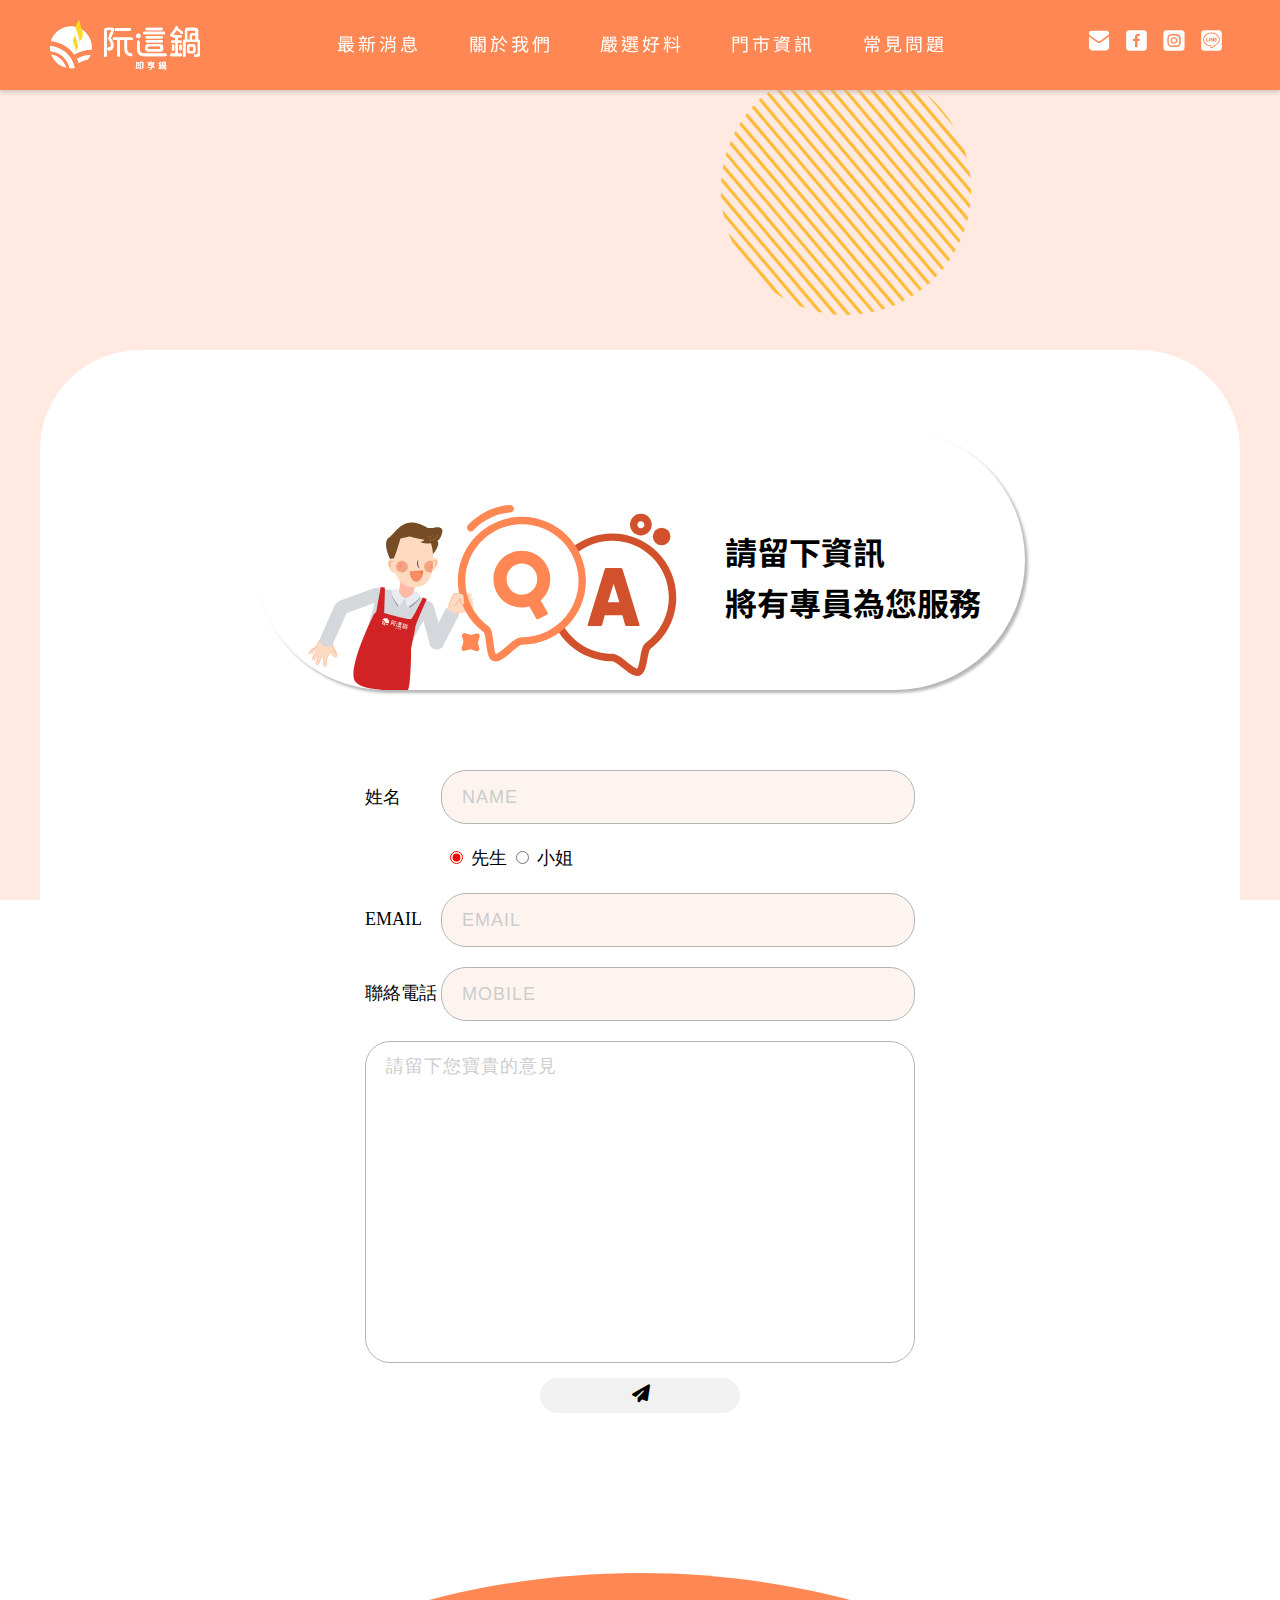
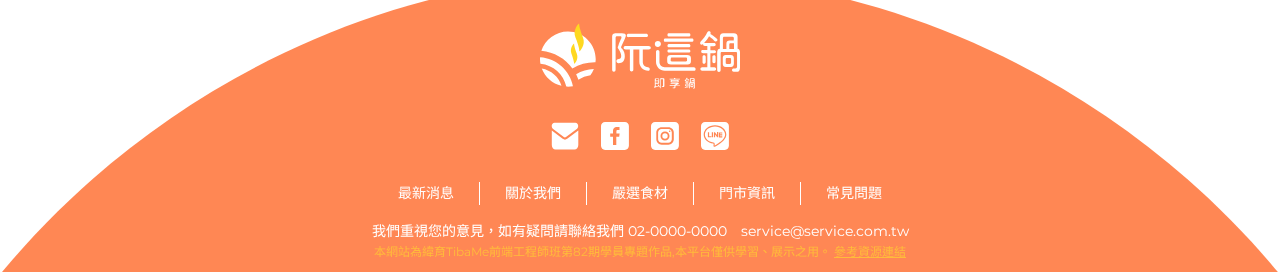
<file: contact.html>
<!DOCTYPE html>
<html lang="en">

<head>
    <meta charset="UTF-8">
    <meta http-equiv="X-UA-Compatible" content="IE=edge">
    <meta name="description" content="阮這鍋即享鍋，主打簡單、健康、美味，並且幫您煮好
    適合忙碌的上班族，短暫的午休也可以吃到現煮鍋物，即使外帶也不影響口感">
    <meta name="viewport" content="width=device-width, initial-scale=1.0">
    <title>阮這鍋 | 即享鍋</title>
    <link rel="shortcut icon" href="favicon.ico" />
    <link rel="bookmark" href="favicon.ico" />
    <link rel="stylesheet" href="css/style.css">
    <link rel="stylesheet" href="css/faq.css">
    <link rel="stylesheet" href="https://cdnjs.cloudflare.com/ajax/libs/font-awesome/6.2.1/css/all.min.css">

    <link rel="stylesheet" href="css/rwd_style.css">
    <link rel="stylesheet" href="css/contact.css">
    <meta itemprop="url"
        content="https://docs.google.com/forms/d/e/1FAIpQLSevPFf4SkF63HRAaLfD-kJkmlMHMQiVCa0hOpv_mphI1QHjlw/viewform?pli=1&amp;pli=1&amp;usp=embed_googleplus"
        wfd-invisible="true">
</head>

<body>
    <!-- header -->
    <header>
        <div class="header_logo"><a href="index.html"><img src="img/logo-white.svg" alt="LOGO"></a></div>
        <nav>

            <ul class="navi">
                <li><a href="index.html"><img src="./img/logo-white.svg" alt="LOGO圖"></a></li>
                <li><a href="news.html">最新消息</a></li>
                <li><a href="about.html">關於我們</a></li>
                <li><a href="choice.html">嚴選好料</a></li>
                <li><a href="store.html">門市資訊</a></li>
                <li><a href="faq.html">常見問題</a></li>
                <li><a href="contact.html"><img src="img/social_mail.svg" alt="MAIL"></a>
                    <a href="#"><img src="img/social_fb.svg" alt="facebook連結"></a>
                    <a href="#"><img src="img/social_ig.svg" alt="instagram連結"></a>
                    <a href="#"><img src="img/social_line.svg" alt="LINE官方帳號連結"></a>
                </li>
            </ul>

        </nav>

        <div class="hamburger">
            <div class="line1"></div>
            <div class="line2"></div>
            <div class="line3"></div>
        </div>
        <ul class="header_social">
            <li><a href="contact.html"><img src="img/social_mail.svg" alt="MAIL"></a></li>
            <li><a href="#"><img src="img/social_fb.svg" alt="facebook連結"></a></li>
            <li><a href="#"><img src="img/social_ig.svg" alt="instagram連結"></a></li>
            <li><a href="#"><img src="img/social_line.svg" alt="LINE官方帳號連結"></a></li>
        </ul>
    </header>
    <!-- main -->

    <main>
        <div class="bg"></div>

        <section class="title wrapper">

            <div class="title_text">
                <h2 class="atitle">MAIL</h2>
                <h3 class="btitle">聯絡我們</h3>
            </div>
            <div class="title_block">
            </div>

        </section>
        <div class="wrapper_bg">
            <section class="list_top">
                <img src="img/faq.svg" alt="QA圖">
                <h3>請留下資訊<br>
                    將有專員為您服務</h3>
                


            </section>

            <section>
                <!-- contact page -->
                <iframe name="hidden_iframe" id="hidden_iframe" style="display: none;"
                    onload="this.onload=function(){window.location='contact_success.html'}"></iframe>
                <form id="contact-form" class="form-horizontal" role="form" action="https://formspree.io/f/mjvdwykn"
                    method="post" target="hidden_iframe">

                    <div class="form-group">
                        <label for="name">姓名</label>
                        <input type="text" class="form-control" id="name" placeholder="NAME" name="name" value=""
                            required="">

                    </div>
                    <div class="gender">

                        <input type="radio" id="male" name="gender" value="先生" CHECKED>
                        <label for="male">先生</label>
                        <input type="radio" id="female" name="gender" value="小姐">
                        <label for="female">小姐</label>

                    </div>

                    <div class="form-group">
                        <label for="email">EMAIL</label>
                        <input type="email" class="form-control" id="email" placeholder="EMAIL" name="email" value=""
                            required="">

                    </div>
                    <div class="form-group">
                        <label for="mobile">聯絡電話</label>
                        <input type="tel" class="form-control" id="mobile" placeholder="MOBILE" name="mobile" value=""
                            required="">

                    </div>
                    <div class="overflow">
                        <textarea class="form-message" rows="10" placeholder="請留下您寶貴的意見" name="message"
                            required=""></textarea>
                    </div>
                    <button class="btn btn-primary send-button" id="submit" type="submit" value="SEND"
                        onclick="checkform();">
                        <div class="alt-send-button">
                            <i class="fa fa-paper-plane"></i><span class="send-text">送出</span>
                        </div>

                    </button>

                </form>

                <!-- contact page -->
                <!--   <form id="form1" name="form1" method="post" action="sendmail.php">-->
            </section>
            <section class="list_bottom">

            </section>
        </div>
    </main>

    <!-- footer -->
    <footer>
        <div class="footer_containter">
            <div class="footer_logo"><a href="index.html"><img src="img/logo-white.svg" alt="LOGO"></a></div>
            <ul class="footer_social">
                <li><a href="contact.html"><img src="img/social_mail.svg" alt="MAIL"></a></li>
                <li><a href="#"><img src="img/social_fb.svg" alt="facebook連結"></a></li>
                <li><a href="#"><img src="img/social_ig.svg" alt="instagram連結"></a></li>
                <li><a href="#"><img src="img/social_line.svg" alt="LINE官方帳號連結"></a></li>
            </ul>

            <ul class="footer_sitemap">
                <li><a href="news.html">最新消息</a></li>
                <li><a href="about.html">關於我們</a></li>
                <li><a href="choice.html">嚴選食材</a></li>
                <li><a href="store.html">門市資訊</a></li>
                <li><a href="faq.html">常見問題</a></li>
            </ul>

            <div class="footer_contact">我們重視您的意見，如有疑問請聯絡我們 <a href="tel:02-00000000">02-0000-0000</a>　<a
                    href="mailto:">service@service.com.tw</a></div>
            <div class="footer_copyright">本網站為緯育TibaMe前端工程師班第82期學員專題作品,本平台僅供學習、展示之用。
                <a href="https://docs.google.com/document/d/1RpSZirHG1udNNeUzWH4Kmhel9mV7SHwQW_19rauXo0s/edit?usp=sharing"
                    target="_blank">參考資源連結</a>
            </div>
        </div>

    </footer>

    <!-- NAV -->
    <script src="js/rwd.js"></script>



</body>

</html>
</file>
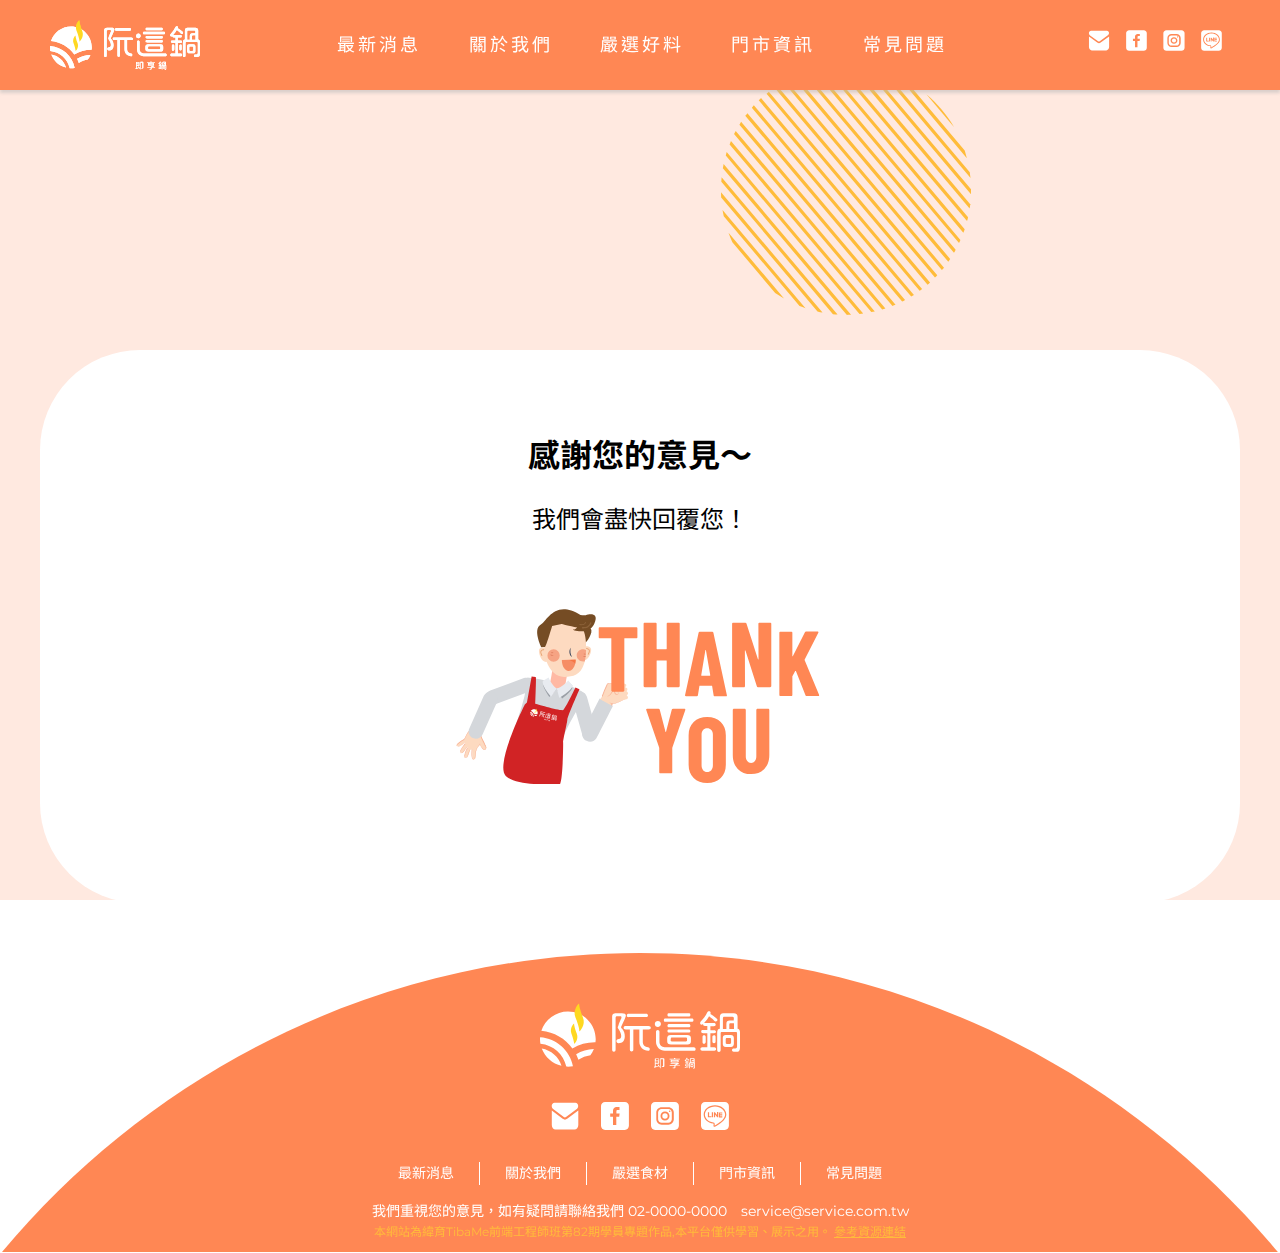
<file: contact_success.html>
<!DOCTYPE html>
<html lang="en">

<head>
    <meta charset="UTF-8">
    <meta http-equiv="X-UA-Compatible" content="IE=edge">
    <meta name="description" content="阮這鍋即享鍋，主打簡單、健康、美味，並且幫您煮好
    適合忙碌的上班族，短暫的午休也可以吃到現煮鍋物，即使外帶也不影響口感">
    <meta name="viewport" content="width=device-width, initial-scale=1.0">
    <title>阮這鍋 | 即享鍋</title>
    <link rel="shortcut icon" href="favicon.ico" />
    <link rel="bookmark" href="favicon.ico" />
    <link rel="stylesheet" href="css/style.css">
    <link rel="stylesheet" href="css/faq.css">
    <link rel="stylesheet" href="https://cdnjs.cloudflare.com/ajax/libs/font-awesome/6.2.1/css/all.min.css">

    <link rel="stylesheet" href="css/rwd_style.css">
    <link rel="stylesheet" href="css/contact.css">
    <meta itemprop="url"
        content="https://docs.google.com/forms/d/e/1FAIpQLSevPFf4SkF63HRAaLfD-kJkmlMHMQiVCa0hOpv_mphI1QHjlw/viewform?pli=1&amp;pli=1&amp;usp=embed_googleplus"
        wfd-invisible="true">
</head>

<body>
    <!-- header -->
    <header>
        <div class="header_logo"><a href="index.html"><img src="img/logo-white.svg" alt="LOGO"></a></div>
        <nav>

            <ul class="navi">
                <li><a href="index.html"><img src="./img/logo-white.svg" alt="LOGO圖"></a></li>
                <li><a href="news.html">最新消息</a></li>
                <li><a href="about.html">關於我們</a></li>
                <li><a href="choice.html">嚴選好料</a></li>
                <li><a href="store.html">門市資訊</a></li>
                <li><a href="faq.html">常見問題</a></li>
                <li><a href="contact.html"><img src="img/social_mail.svg" alt="MAIL"></a>
                    <a href="#"><img src="img/social_fb.svg" alt="facebook連結"></a>
                    <a href="#"><img src="img/social_ig.svg" alt="instagram連結"></a>
                    <a href="#"><img src="img/social_line.svg" alt="LINE官方帳號連結"></a>
                </li>
            </ul>

        </nav>

        <div class="hamburger">
            <div class="line1"></div>
            <div class="line2"></div>
            <div class="line3"></div>
        </div>
        <ul class="header_social">
            <li><a href="contact.html"><img src="img/social_mail.svg" alt="MAIL"></a></li>
            <li><a href="#"><img src="img/social_fb.svg" alt="facebook連結"></a></li>
            <li><a href="#"><img src="img/social_ig.svg" alt="instagram連結"></a></li>
            <li><a href="#"><img src="img/social_line.svg" alt="LINE官方帳號連結"></a></li>
        </ul>
    </header>
    <!-- main -->

    <main>
        <div class="bg"></div>

        <section class="title wrapper">

            <div class="title_text">
                <h2 class="atitle">MAIL</h2>
                <h3 class="btitle">聯絡我們</h3>
            </div>
            <div class="title_block">
            </div>

        </section>
        <div class="wrapper_bg">

            <article class="content">
                <div class="para_title">
                    <h3>感謝您的意見～</h3>
                    <div class="para">
                        <h4>我們會盡快回覆您！</h4><br>
                    </div>
                    
                </div>
                <img src="./img/contact.svg" alt="感謝圖">

            </article>

        </div>

        </div>
    </main>

    <!-- footer -->
    <footer>
        <div class="footer_containter">
            <div class="footer_logo"><a href="index.html"><img src="img/logo-white.svg" alt="LOGO"></a></div>
            <ul class="footer_social">
                <li><a href="contact.html"><img src="img/social_mail.svg" alt="MAIL"></a></li>
                <li><a href="#"><img src="img/social_fb.svg" alt="facebook連結"></a></li>
                <li><a href="#"><img src="img/social_ig.svg" alt="instagram連結"></a></li>
                <li><a href="#"><img src="img/social_line.svg" alt="LINE官方帳號連結"></a></li>
            </ul>

            <ul class="footer_sitemap">
                <li><a href="news.html">最新消息</a></li>
                <li><a href="about.html">關於我們</a></li>
                <li><a href="choice.html">嚴選食材</a></li>
                <li><a href="store.html">門市資訊</a></li>
                <li><a href="faq.html">常見問題</a></li>
            </ul>

            <div class="footer_contact">我們重視您的意見，如有疑問請聯絡我們 <a href="tel:02-00000000">02-0000-0000</a>　<a
                    href="mailto:">service@service.com.tw</a></div>
            <div class="footer_copyright">本網站為緯育TibaMe前端工程師班第82期學員專題作品,本平台僅供學習、展示之用。
                <a href="https://docs.google.com/document/d/1RpSZirHG1udNNeUzWH4Kmhel9mV7SHwQW_19rauXo0s/edit?usp=sharing"
                    target="_blank">參考資源連結</a>
            </div>
        </div>

    </footer>

    <!-- NAV -->
    <script src="js/rwd.js"></script>

</body>

</html>
</file>
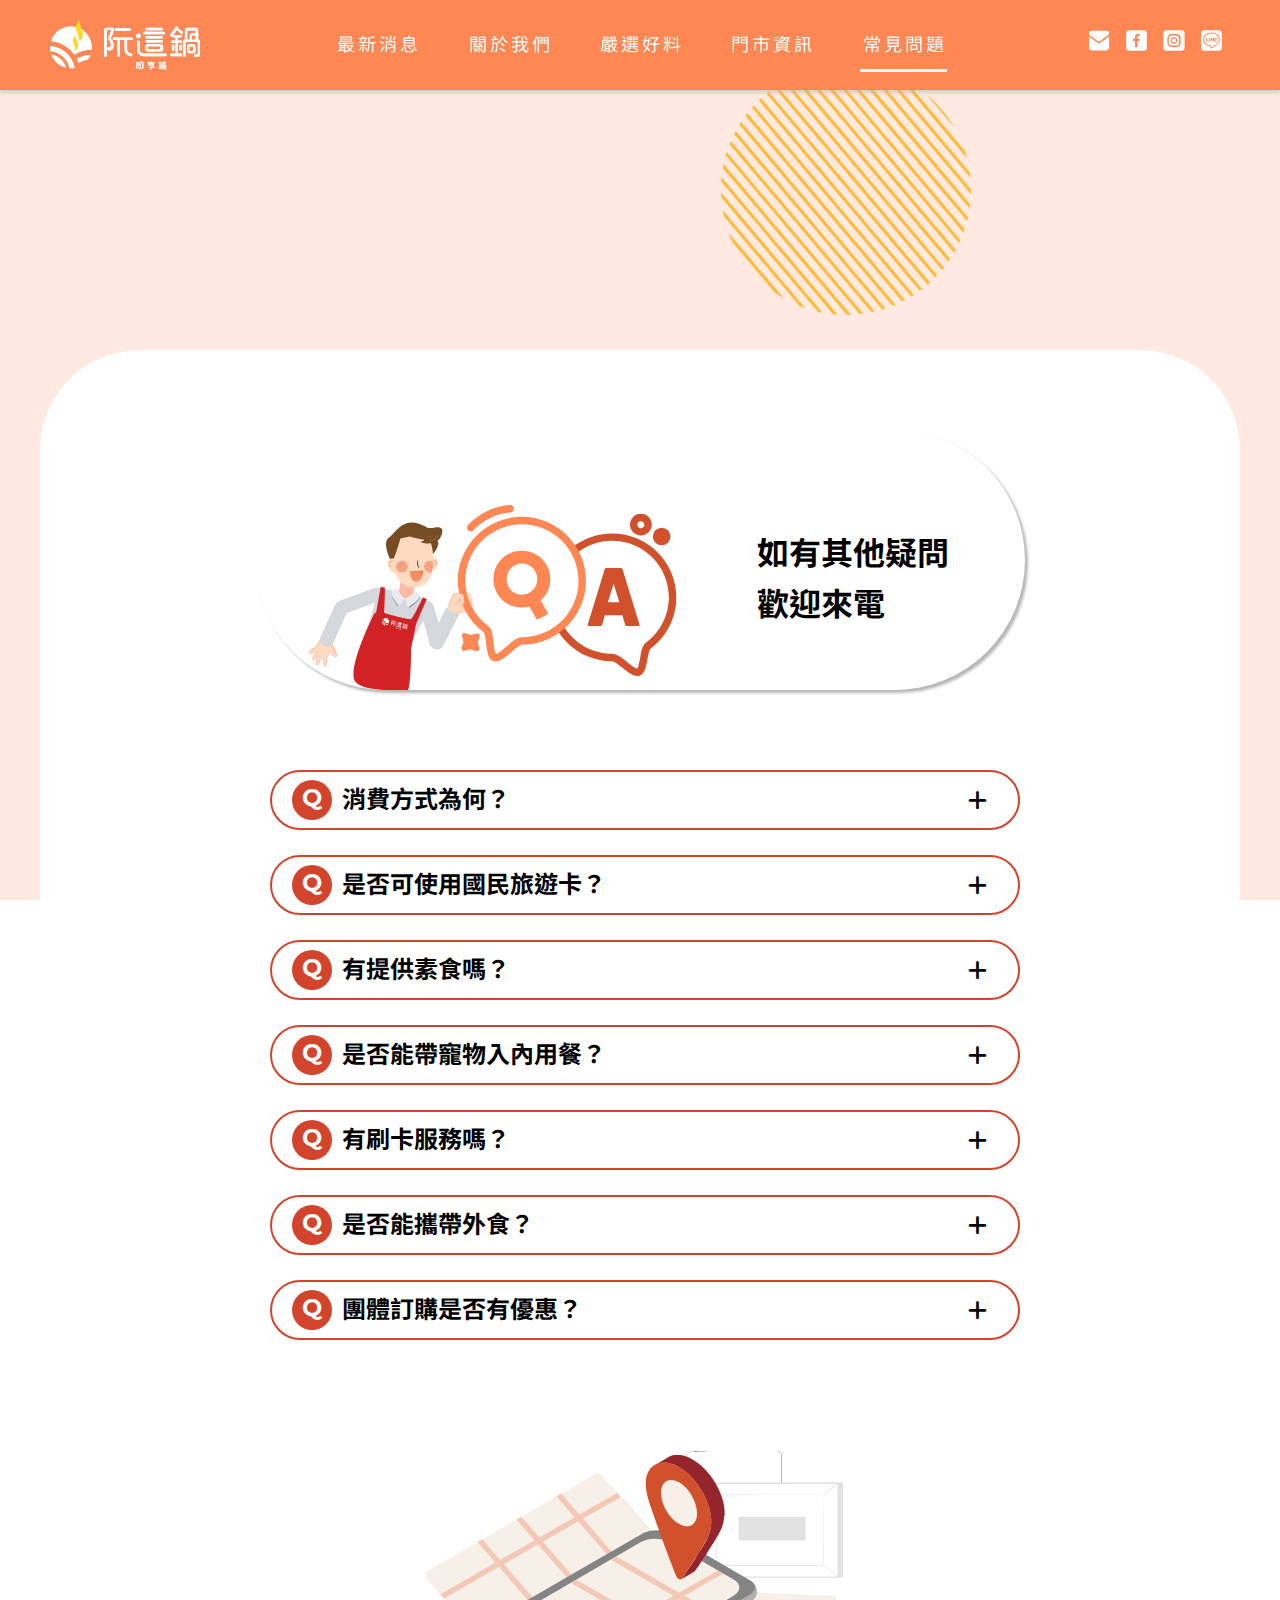
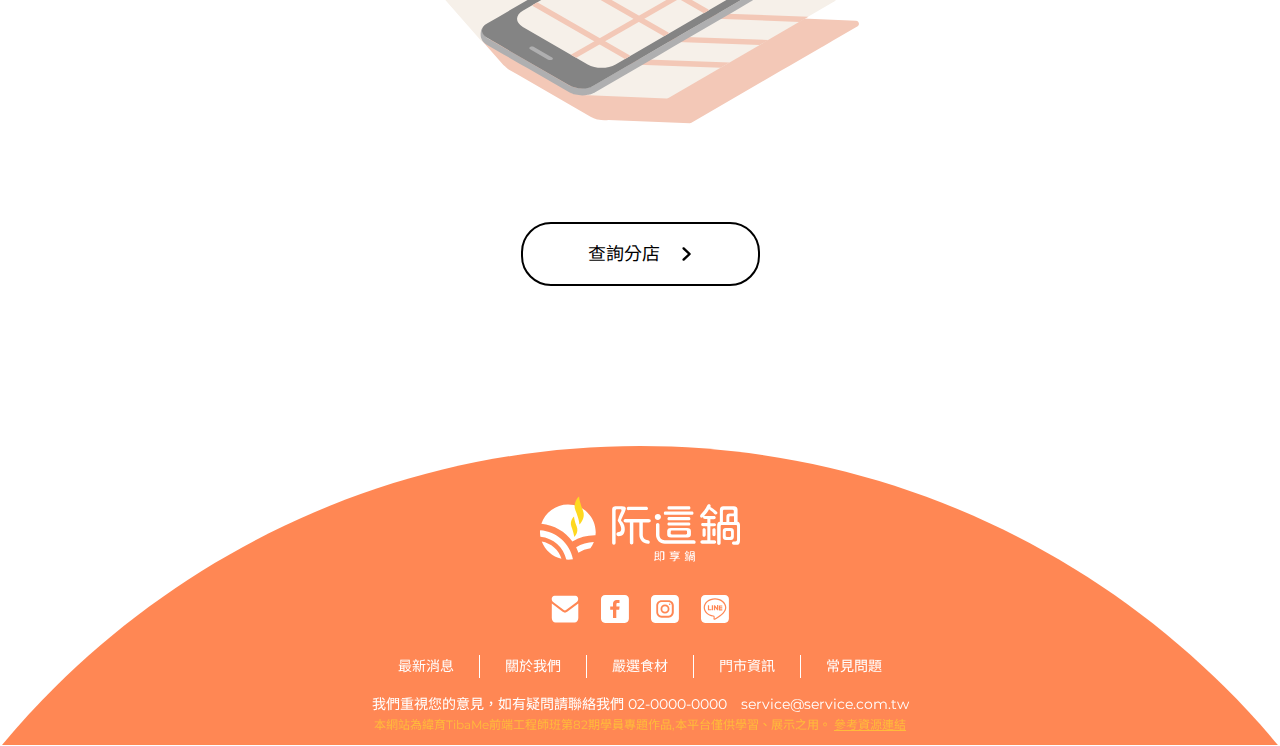
<file: faq.html>
<!DOCTYPE html>
<html lang="en">

<head>
    <meta charset="UTF-8">
    <meta http-equiv="X-UA-Compatible" content="IE=edge">
    <meta name="description" content="阮這鍋即享鍋，主打簡單、健康、美味，並且幫您煮好
    適合忙碌的上班族，短暫的午休也可以吃到現煮鍋物，即使外帶也不影響口感">
    <meta name="viewport" content="width=device-width, initial-scale=1.0">
    <title>阮這鍋 | 即享鍋</title>
    <link rel="shortcut icon" href="favicon.ico" />
    <link rel="bookmark" href="favicon.ico" />
    <link rel="stylesheet" href="css/style.css">
    <link rel="stylesheet" href="css/faq.css">
    <link rel="stylesheet" href="https://cdnjs.cloudflare.com/ajax/libs/font-awesome/6.2.1/css/all.min.css">

    <link rel="stylesheet" href="css/rwd_style.css">
    <link rel="stylesheet" href="css/rwd_faq.css">
</head>

<body>
    <!-- header -->
    <header>
        <div class="header_logo"><a href="index.html"><img src="img/logo-white.svg" alt="LOGO"></a></div>
        <nav>

            <ul class="navi">
                <li><a href="news.html"><img src="./img/logo-white.svg" alt="LOGO圖"></a></li>
                <li><a href="news.html">最新消息</a></li>
                <li><a href="about.html">關於我們</a></li>
                <li><a href="choice.html">嚴選好料</a></li>
                <li><a href="store.html">門市資訊</a></li>
                <li><a href="#" class="current">常見問題</a></li>
                <li><a href="contact.html"><img src="img/social_mail.svg" alt="MAIL"></a>
                    <a href="#"><img src="img/social_fb.svg" alt="facebook連結"></a>
                    <a href="#"><img src="img/social_ig.svg" alt="instagram連結"></a>
                    <a href="#"><img src="img/social_line.svg" alt="LINE官方帳號連結"></a>
                </li>
            </ul>

        </nav>

        <div class="hamburger">
            <div class="line1"></div>
            <div class="line2"></div>
            <div class="line3"></div>
        </div>
        <ul class="header_social">
            <li><a href="contact.html"><img src="img/social_mail.svg" alt="MAIL"></a></li>
            <li><a href="#"><img src="img/social_fb.svg" alt="facebook連結"></a></li>
            <li><a href="#"><img src="img/social_ig.svg" alt="instagram連結"></a></li>
            <li><a href="#"><img src="img/social_line.svg" alt="LINE官方帳號連結"></a></li>
        </ul>
    </header>

    <!-- main -->

    <main>
        <div class="bg"></div>

        <section class="title wrapper">

            <div class="title_text">
                <h2 class="atitle">FAQ</h2>
                <h3 class="btitle">常見問題</h3>
            </div>
            <div class="title_block">
            </div>

        </section>
        <div class="wrapper_bg">
            <section class="list_top">
                <img src="img/faq.svg" alt="QA圖">
                <h3>如有其他疑問<br>
                    歡迎來電</h3>

            </section>

            <section>

                <!-- list -->

                <ul class="list wrapper">
                    <li>
                        <div class="quetion"><a href="#" onClick="return false;"></a>
                            <div class="qicon">Q</div>
                            <h4>消費方式為何？</h4>
                            <div class="plus"><i class="fa-solid fa-plus"></i></div>
                        </div>
                        <div class="answer">
                            <div class="block_gray"></div>
                            本店套餐均一價000元，加點項目另增加。內用低消為每人一鍋<br>
                        </div>


                    </li>

                    <li>
                        <div class="quetion"><a href="#" onClick="return false;"></a>
                            <div class="qicon">Q</div>
                            <h4>是否可使用國民旅遊卡？</h4>
                            <div class="plus"><i class="fa-solid fa-plus"></i></div>
                        </div>

                        <div class="answer">
                            <div class="block_gray"></div>
                            國民旅遊卡消費適用於台北石牌店、新北新莊店。<br>
                            其餘分店不適用
                        </div>

                    </li>
                    <li>
                        <div class="quetion"><a href="#" onClick="return false;"></a>
                            <div class="qicon">Q</div>
                            <h4>有提供素食嗎？</h4>

                            <div class="plus"><i class="fa-solid fa-plus"></i></div>
                        </div>

                        <div class="answer">
                            <div class="block_gray"></div>
                            我們提供全素湯底與套餐，於點餐前告知店員即可。
                        </div>

                    </li>

                    <li>
                        <div class="quetion"><a href="#" onClick="return false;"></a>
                            <div class="qicon">Q</div>
                            <h4>是否能帶寵物入內用餐？</h4>
                            <div class="plus"><i class="fa-solid fa-plus"></i></div>
                        </div>

                        <div class="answer">
                            <div class="block_gray"></div>
                            可以攜帶寵物入內，但須請帶著您的寵物一同遵守以下規定：<br>
                            1. 用餐時需自備牽繩、提籠或推車，避免寵物在店內奔跑。<br>
                            2. 寵物若需落地請備有禮貌帶以避免隨地便溺。<br>
                            3. 寵物若有失控行為店內有權利暫時將寵物帶離現場環境。<br>
                            4. 寵物如果有傳染疾病請勿入店，以免交叉感染。<br>
                            5. 替寵物自備專屬的餐盤及餐具，請勿和寵物共用餐具哦！<br>
                            其他如執行任務之警犬、導盲犬或由專業人員陪同之導盲幼犬不在此限。
                        </div>

                    </li>
                    <li>
                        <div class="quetion"><a href="#" onClick="return false;"></a>
                            <div class="qicon">Q</div>
                            <h4>有刷卡服務嗎？</h4>
                            <div class="plus"><i class="fa-solid fa-plus"></i></div>
                        </div>

                        <div class="answer">
                            <div class="block_gray"></div>可以刷卡，也接受街口支付與LINE Pay行動支付。
                        </div>

                    </li>

                    <li>
                        <div class="quetion"><a href="#" onClick="return false;"></a>
                            <div class="qicon">Q</div>
                            <h4>是否能攜帶外食？</h4>
                            <div class="plus"><i class="fa-solid fa-plus"></i></div>
                        </div>

                        <div class="answer">
                            <div class="block_gray"></div>恕不接受攜帶外食。
                        </div>

                    </li>

                    <li>
                        <div class="quetion"><a href="#" onClick="return false;"></a>
                            <div class="qicon">Q</div>
                            <h4>團體訂購是否有優惠？</h4>
                            <div class="plus"><i class="fa-solid fa-plus"></i></div>
                        </div>

                        <div class="answer">
                            <div class="block_gray"></div>有，詳細優惠請電洽各分店。
                        </div>

                    </li>

                </ul>

            </section>
            <section class="list_bottom">
                <a href="store.html"><img src="img/location.svg" alt="地圖插圖"></a>
                <div class="btn"><a href="store.html">查詢分店<img src="img/angle-right-solid.svg" alt=""
                            class="angle-right"></a>
                </div>
            </section>
        </div>
    </main>

    <!-- footer -->
    <footer>
        <div class="footer_containter">
            <div class="footer_logo"><a href="index.html"><img src="img/logo-white.svg" alt="LOGO"></a></div>
            <ul class="footer_social">
                <li><a href="contact.html"><img src="img/social_mail.svg" alt="MAIL"></a></li>
                <li><a href="#"><img src="img/social_fb.svg" alt="facebook連結"></a></li>
                <li><a href="#"><img src="img/social_ig.svg" alt="instagram連結"></a></li>
                <li><a href="#"><img src="img/social_line.svg" alt="LINE官方帳號連結"></a></li>
            </ul>

            <ul class="footer_sitemap">
                <li><a href="news.html">最新消息</a></li>
                <li><a href="about.html">關於我們</a></li>
                <li><a href="choice.html">嚴選食材</a></li>
                <li><a href="store.html">門市資訊</a></li>
                <li><a href="faq.html">常見問題</a></li>
            </ul>

            <div class="footer_contact">我們重視您的意見，如有疑問請聯絡我們 <a href="tel:02-00000000">02-0000-0000</a>　<a
                    href="mailto:">service@service.com.tw</a></div>
            <div class="footer_copyright">本網站為緯育TibaMe前端工程師班第82期學員專題作品,本平台僅供學習、展示之用。
                <a href="https://docs.google.com/document/d/1RpSZirHG1udNNeUzWH4Kmhel9mV7SHwQW_19rauXo0s/edit?usp=sharing"
                    target="_blank">參考資源連結</a>
            </div>
        </div>

    </footer>

    <!-- NAV -->
    <script src="js/rwd.js"></script>

    <!-- JS版本-->
    <!--         <script>
        var dropdown = document.getElementsByClassName("quetion");
        var i;

        for (i = 0; i < dropdown.length; i++) {
            dropdown[i].addEventListener("click", function () {
                var dropdownContent = document.getElementsByClassName("answer")
                for (j = 0; j < dropdownContent.length; j++) {
                    dropdownContent[j].style.display = "none"
                }

                this.classList.toggle("active");
                var dropdownContent = this.nextElementSibling;
                if (dropdownContent.style.display === "block") {
                    dropdownContent.style.display = "none";
                } else {
                    dropdownContent.style.display = "block";
                }
            });
        }

    </script>  -->

    <!-- JQ版本-->
    <script src="https://cdnjs.cloudflare.com/ajax/libs/jquery/3.1.0/jquery.min.js"></script>
    <script>
        $('.answer').hide();
        $('.quetion').click(function (e) {

            var $this = $(this).parent().find('.answer');
            $("i").not($(this).find('i')).removeClass("fa-minus").addClass('fa-plus')
            $(".answer").not($this).slideUp();
            $this.slideToggle("fast");
            // if($("i", this).hasClass('fa-plus')){
            //     $("i",this).removeClass("fa-plus").addClass('fa-minus ')
            // }else{
            //     $("i",this).removeClass("fa-minus").addClass('fa-plus ')
            // }
            $("i", this).toggleClass("fa-solid fa-plus fa-solid fa-minus");
        });

    </script>
    <!--     <script>

        // 收合選單
         $('.quetion').click(function (e) {
            e.preventDefault();
            //只要i有減號就強制移除再加入+號
            // $("i.fa-minus").removeClass("fa-minus").addClass('fa-plus');
            $(this).parent().find('.answer').slideToggle("fast");
            $(this).parent().siblings().find('.answer').slideUp();

            $("i", this).toggleClass("fa-solid fa-plus fa-solid fa-minus");
        });


    </script> -->

</body>

</html>
</file>
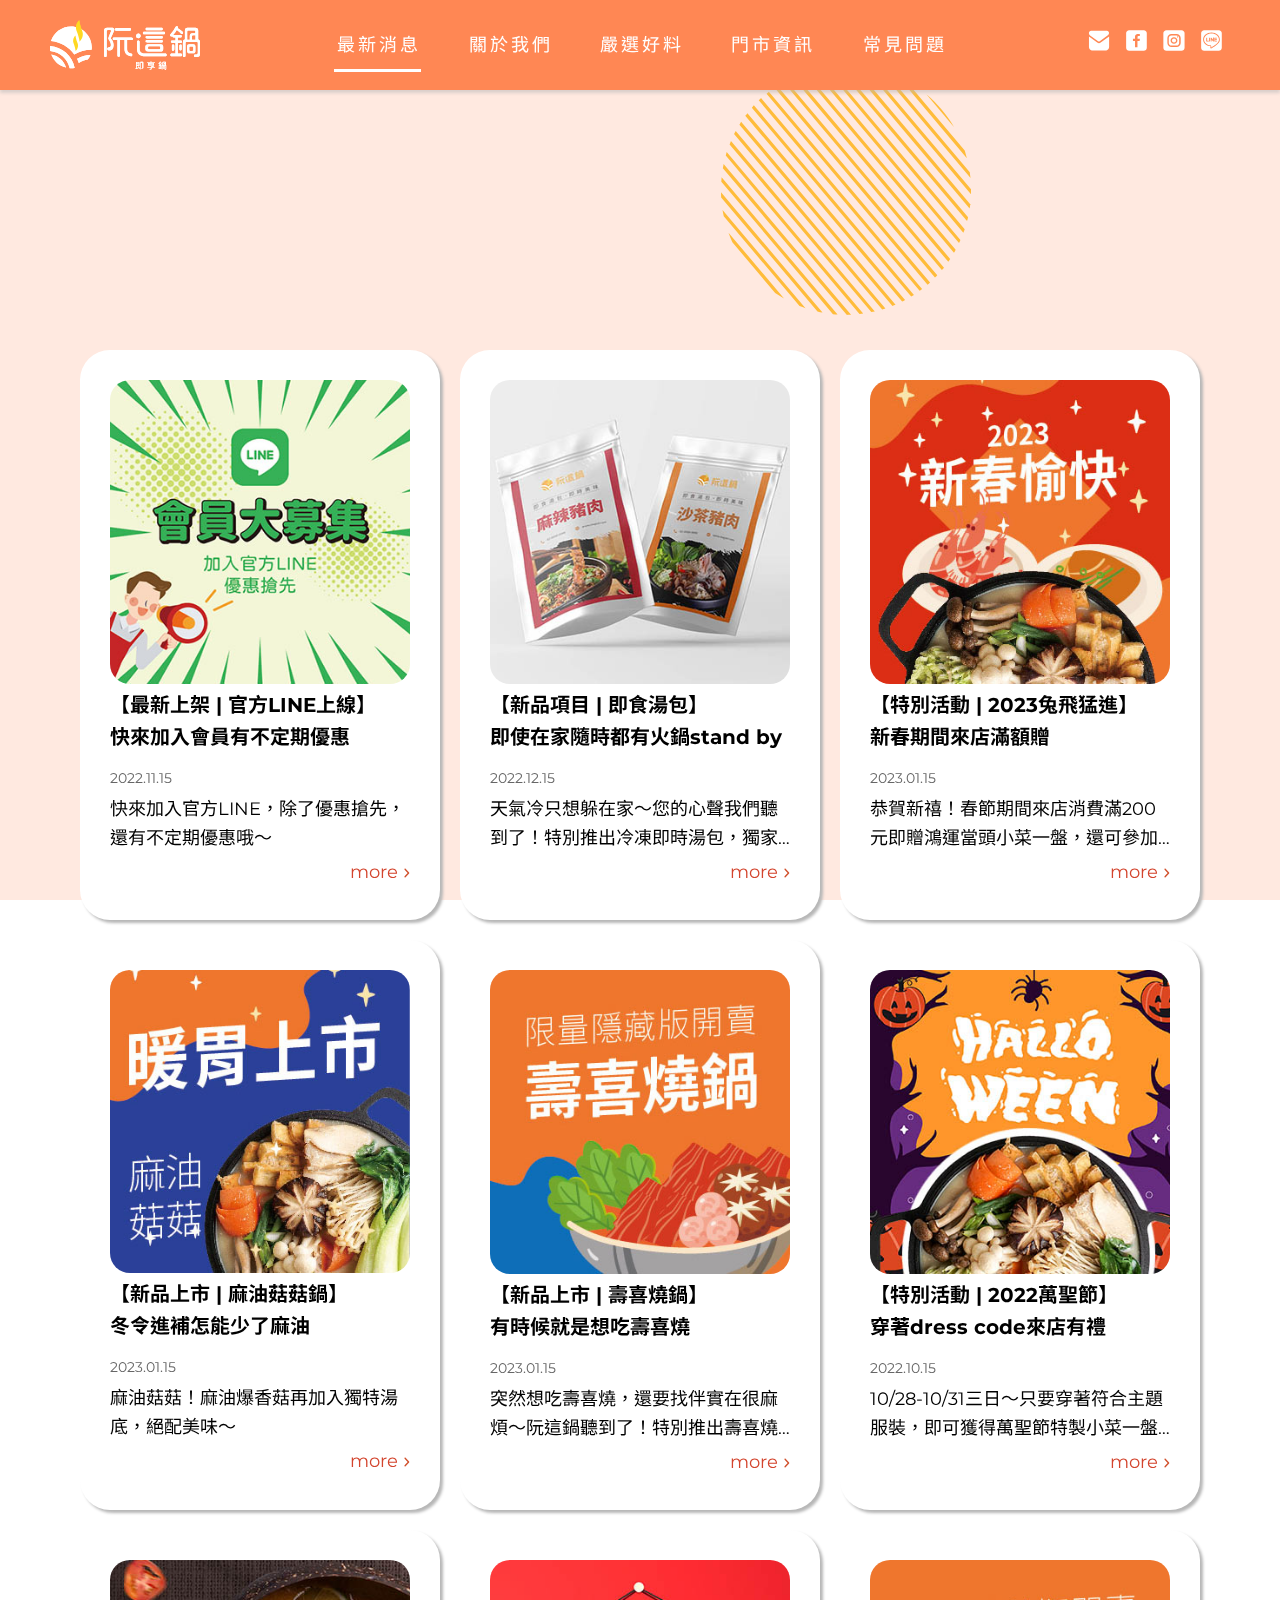
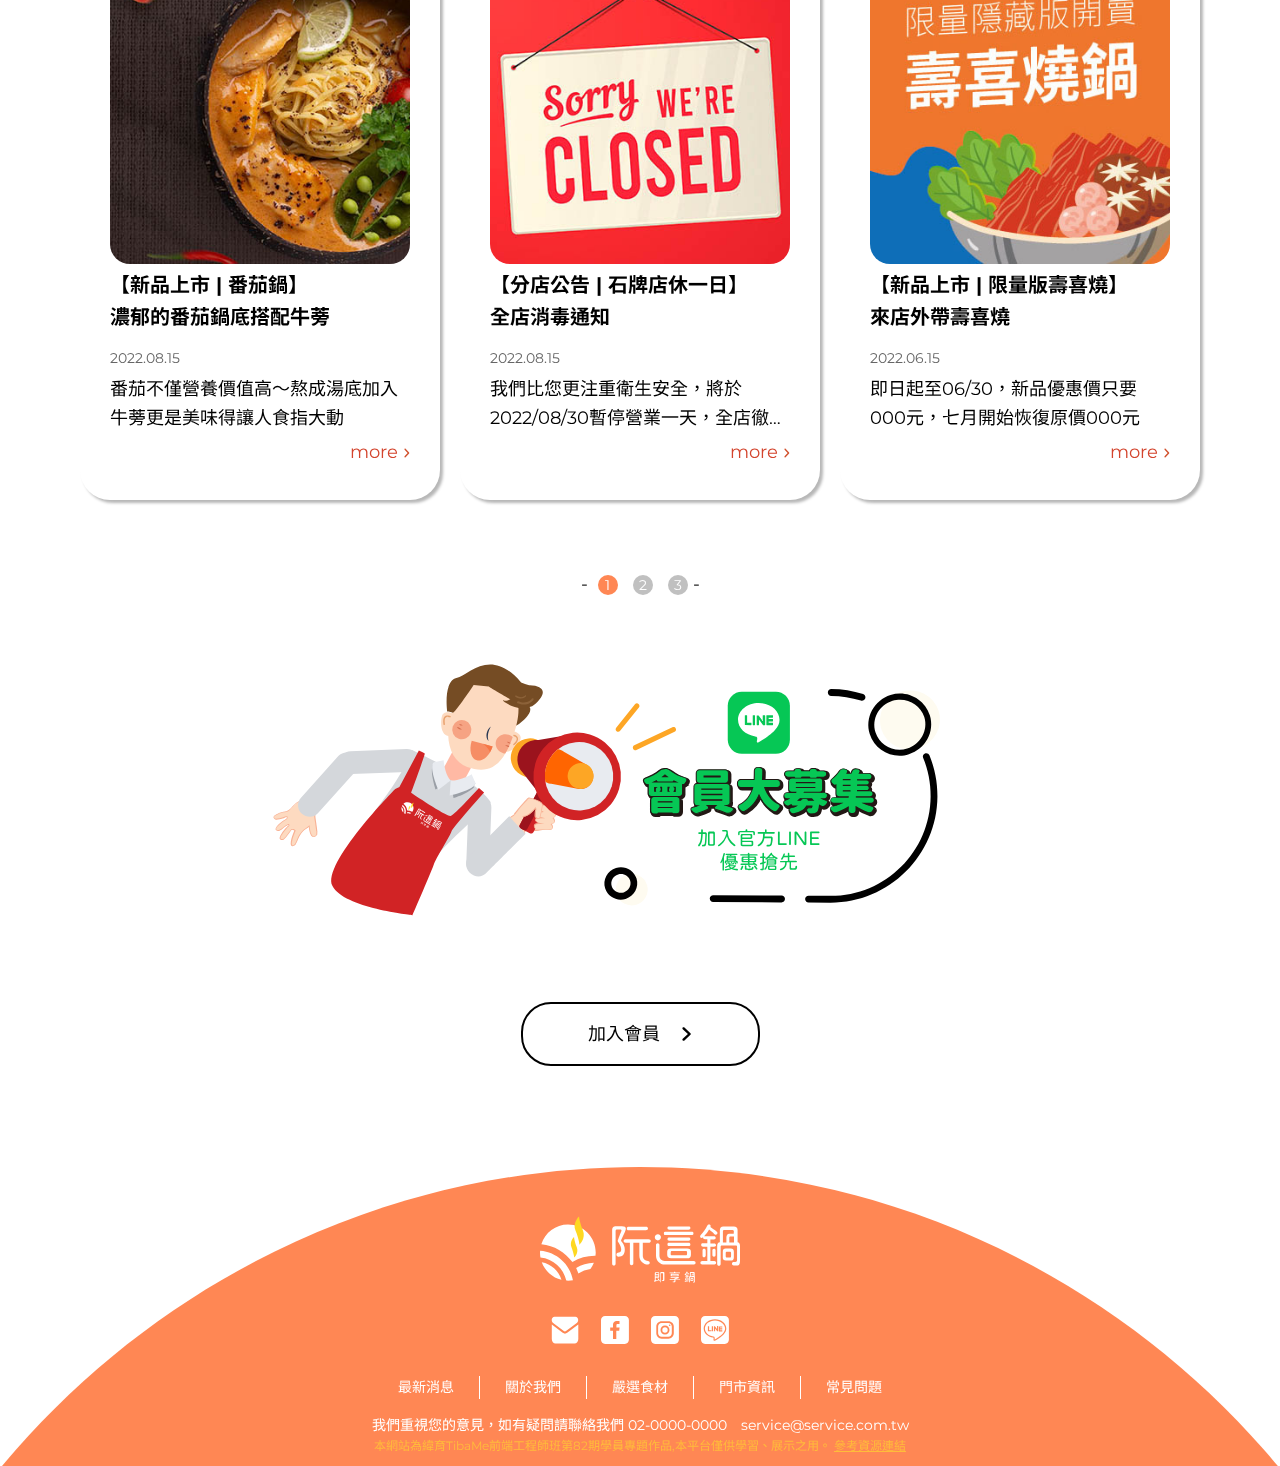
<file: news.html>
<!DOCTYPE html>
<html lang="en">

<head>
    <meta charset="UTF-8">
    <meta http-equiv="X-UA-Compatible" content="IE=edge">
    <meta name="description" content="阮這鍋即享鍋，主打簡單、健康、美味，並且幫您煮好
    適合忙碌的上班族，短暫的午休也可以吃到現煮鍋物，即使外帶也不影響口感">
    <meta name="viewport" content="width=device-width, initial-scale=1.0">
    <title>阮這鍋 | 即享鍋</title>
    <link rel="shortcut icon" href="favicon.ico" />
    <link rel="bookmark" href="favicon.ico" />
    <link rel="stylesheet" href="css/style.css">
    <link rel="stylesheet" href="css/news.css">

    <link rel="stylesheet" href="css/rwd_style.css">
    <link rel="stylesheet" href="css/rwd_news.css">

</head>

<body>
    <!-- header -->
    <header>
        <div class="header_logo"><a href="index.html"><img src="img/logo-white.svg" alt="LOGO"></a></div>
        <nav>

            <ul class="navi">
                <li><a href="index.html"><img src="./img/logo-white.svg" alt="LOGO圖"></a></li>
                <li><a href="#" class="current">最新消息</a></li>
                <li><a href="about.html">關於我們</a></li>
                <li><a href="choice.html">嚴選好料</a></li>
                <li><a href="store.html">門市資訊</a></li>
                <li><a href="faq.html">常見問題</a></li>
                <li><a href="contact.html"><img src="img/social_mail.svg" alt="MAIL"></a>
                    <a href="#"><img src="img/social_fb.svg" alt="facebook連結"></a>
                    <a href="#"><img src="img/social_ig.svg" alt="instagram連結"></a>
                    <a href="#"><img src="img/social_line.svg" alt="LINE官方帳號連結"></a>
                </li>
            </ul>

        </nav>

        <div class="hamburger">
            <div class="line1"></div>
            <div class="line2"></div>
            <div class="line3"></div>
        </div>
        <ul class="header_social">
            <li><a href="contact.html"><img src="img/social_mail.svg" alt="MAIL"></a></li>
            <li><a href="#"><img src="img/social_fb.svg" alt="facebook連結"></a></li>
            <li><a href="#"><img src="img/social_ig.svg" alt="instagram連結"></a></li>
            <li><a href="#"><img src="img/social_line.svg" alt="LINE官方帳號連結"></a></li>
        </ul>
    </header>
    <!-- main -->

    <main>
        <div class="bg"></div>
        <section class="title wrapper">

            <div class="title_text">
                <h2 class="atitle">NEWS</h2>
                <h3 class="btitle">最新消息</h3>
            </div>
            <!-- <ul class="catalog">
                <li><a href="#">所有消息</a></li>
                <li><a href="#">新品項目</a></li>
                <li><a href="#">特別活動</a></li>
                <li><a href="#">分店公告</a></li>
            </ul> -->
            <div class="title_block">
            </div>

        </section>
        <section class="news_center">
            <!-- list -->

            <ul class="list wrapper">
                <li>
                    <a href="news_01.html" class="inline">
                        <div class="news_thumb">
                            <img src="img/news01.jpg" alt="LINE上線">
                        </div>
                        <h5>【最新上架 | 官方LINE上線】<br>快來加入會員有不定期優惠</h5>
                    </a>
                    <div class="news_date">2022.11.15</div>
                    <p>快來加入官方LINE，除了優惠搶先，還有不定期優惠哦～</p>
                    <a class="read" href="news_01.html">more<img src="img/angle-right-solid-red.svg" alt=""
                            class="angle-right"></a>
                </li>
                <li>
                    <a href="news_02.html" class="inline">
                        <div class="news_thumb">
                            <img src="img/news05.jpg" alt="即時湯包">
                        </div>
                        <h5>【新品項目 | 即食湯包】<br>即使在家隨時都有火鍋stand by</h5>
                    </a>
                    <div class="news_date">2022.12.15</div>
                    <p>天氣冷只想躲在家～您的心聲我們聽到了！特別推出冷凍即時湯包，獨家急凍技術保持鮮味...</p>
                    <a class="read" href="news_02.html">more<img src="img/angle-right-solid-red.svg" alt=""
                            class="angle-right"></a>
                </li>
                <li>
                    <a href="news_03.html" class="inline">
                        <div class="news_thumb">
                            <img src="img/news04.jpg" alt="兔飛猛進">
                        </div>
                        <h5>【特別活動 | 2023兔飛猛進】<br>新春期間來店滿額贈</h5>
                    </a>
                    <div class="news_date" class="inline">2023.01.15</div>
                    <p>恭賀新禧！春節期間來店消費滿200元即贈鴻運當頭小菜一盤，還可參加抽獎哦～</p>
                    <a class="read" href="news_03.html">more<img src="img/angle-right-solid-red.svg" alt=""
                            class="angle-right"></a>
                </li>
                <li>
                    <a href="#" class="inline">
                        <div class="news_thumb">
                            <img src="img/news03.jpg" alt="麻油菇菇鍋">
                        </div>
                        <h5>【新品上市 | 麻油菇菇鍋】<br>冬令進補怎能少了麻油</h5>
                    </a>
                    <div class="news_date">2023.01.15</div>
                    <p>麻油菇菇！麻油爆香菇再加入獨特湯底，絕配美味～</p>
                    <a class="read" href="#">more<img src="img/angle-right-solid-red.svg" alt=""
                            class="angle-right"></a>
                </li>
                <li>
                    <a href="#" class="inline">
                        <div class="news_thumb">
                            <img src="img/news02.jpg" alt="壽喜燒鍋">
                        </div>
                        <h5>【新品上市 | 壽喜燒鍋】<br>有時候就是想吃壽喜燒</h5>
                    </a>
                    <div class="news_date">2023.01.15</div>
                    <p>突然想吃壽喜燒，還要找伴實在很麻煩～阮這鍋聽到了！特別推出壽喜燒口味，搭配特選豬肉片</p>
                    <a class="read" href="#">more<img src="img/angle-right-solid-red.svg" alt=""
                            class="angle-right"></a>
                </li>
                <li>
                    <a href="news_06.html" class="inline">
                        <div class="news_thumb">
                            <img src="img/news06.jpg" alt="萬聖節">
                        </div>
                        <h5>【特別活動 | 2022萬聖節】<br>穿著dress code來店有禮</h5>
                    </a>
                    <div class="news_date">2022.10.15</div>
                    <p>10/28-10/31三日～只要穿著符合主題服裝，即可獲得萬聖節特製小菜一盤～</p>
                    <a class="read" href="news_06.html">more<img src="img/angle-right-solid-red.svg" alt=""
                            class="angle-right"></a>
                </li>
                <li>
                    <a href="#" class="inline">
                        <div class="news_thumb">
                            <img src="img/news07.jpg" alt="番茄鍋">
                        </div>
                        <h5>【新品上市 | 番茄鍋】<br>濃郁的番茄鍋底搭配牛蒡</h5>
                    </a>
                    <div class="news_date">2022.08.15</div>
                    <p>番茄不僅營養價值高～熬成湯底加入牛蒡更是美味得讓人食指大動</p>
                    <a class="read" href="#">more<img src="img/angle-right-solid-red.svg" alt=""
                            class="angle-right"></a>
                </li>
                <li>
                    <a href="#" class="inline">
                        <div class="news_thumb">
                            <img src="img/news08.jpg" alt="石牌店休">
                        </div>
                        <h5>【分店公告 | 石牌店休一日】<br>全店消毒通知</h5>
                    </a>
                    <div class="news_date">2022.08.15</div>
                    <p>我們比您更注重衛生安全，將於2022/08/30暫停營業一天，全店徹底清潔消毒，造成您的不便敬請見諒 ...</p>
                    <a class="read" href="#">more<img src="img/angle-right-solid-red.svg" alt=""
                            class="angle-right"></a>
                </li>
                <li>
                    <a href="#" class="inline">
                        <div class="news_thumb">
                            <img src="img/news02.jpg" alt="壽喜燒鍋">
                        </div>
                        <h5>【新品上市 | 限量版壽喜燒】<br>來店外帶壽喜燒</h5>
                    </a>
                    <div class="news_date">2022.06.15</div>
                    <p>即日起至06/30，新品優惠價只要000元，七月開始恢復原價000元</p>
                    <a class="read" href="#">more<img src="img/angle-right-solid-red.svg" alt=""
                            class="angle-right"></a>
                </li>
            </ul>
            <div class="pages">-
                <div class="page_number current_page"><a href="#">1</a></div>
                <div class="page_number"><a href="#">2</a></div>
                <div class="page_number"><a href="#">3</a></div>-
            </div>

        </section>
        <section class="list_bottom">
            <a href="#"><img src="img/member.svg" alt="歡迎加入會員插圖"></a>
            <div class="btn"><a href="#">加入會員<img src="img/angle-right-solid.svg" alt="" class="angle-right"></a></div>
        </section>
    </main>

    <!-- footer -->
    <footer>
        <div class="footer_containter">
            <div class="footer_logo"><a href="index.html"><img src="img/logo-white.svg" alt="LOGO"></a></div>
            <ul class="footer_social">
                <li><a href="contact.html"><img src="img/social_mail.svg" alt="MAIL"></a></li>
                <li><a href="#"><img src="img/social_fb.svg" alt="facebook連結"></a></li>
                <li><a href="#"><img src="img/social_ig.svg" alt="instagram連結"></a></li>
                <li><a href="#"><img src="img/social_line.svg" alt="LINE官方帳號連結"></a></li>
            </ul>

            <ul class="footer_sitemap">
                <li><a href="news.html">最新消息</a></li>
                <li><a href="about.html">關於我們</a></li>
                <li><a href="choice.html">嚴選食材</a></li>
                <li><a href="store.html">門市資訊</a></li>
                <li><a href="faq.html">常見問題</a></li>
            </ul>

            <div class="footer_contact">我們重視您的意見，如有疑問請聯絡我們 <a href="tel:02-00000000">02-0000-0000</a>　<a
                    href="mailto:">service@service.com.tw</a></div>
            <div class="footer_copyright">本網站為緯育TibaMe前端工程師班第82期學員專題作品,本平台僅供學習、展示之用。
                <a href="https://docs.google.com/document/d/1RpSZirHG1udNNeUzWH4Kmhel9mV7SHwQW_19rauXo0s/edit?usp=sharing"
                    target="_blank">參考資源連結</a>
            </div>
        </div>

    </footer>
    <!-- NAV -->
    <script src="js/rwd.js"></script>

    <!--      <script src="http://code.jquery.com/jquery-latest.min.js"></script> -->
    <!--   <script>
        $(function () {
            var len = 34;
            $(".JQellipsis").each(function (i) {
                if ($(this).text().length > len) {
                    $(this).attr("title", $(this).text());
                    var text = $(this).text().substring(0, len - 1) + "...";
                    $(this).text(text);
                }
            });
        });
    </script> -->


</body>

</html>
</file>
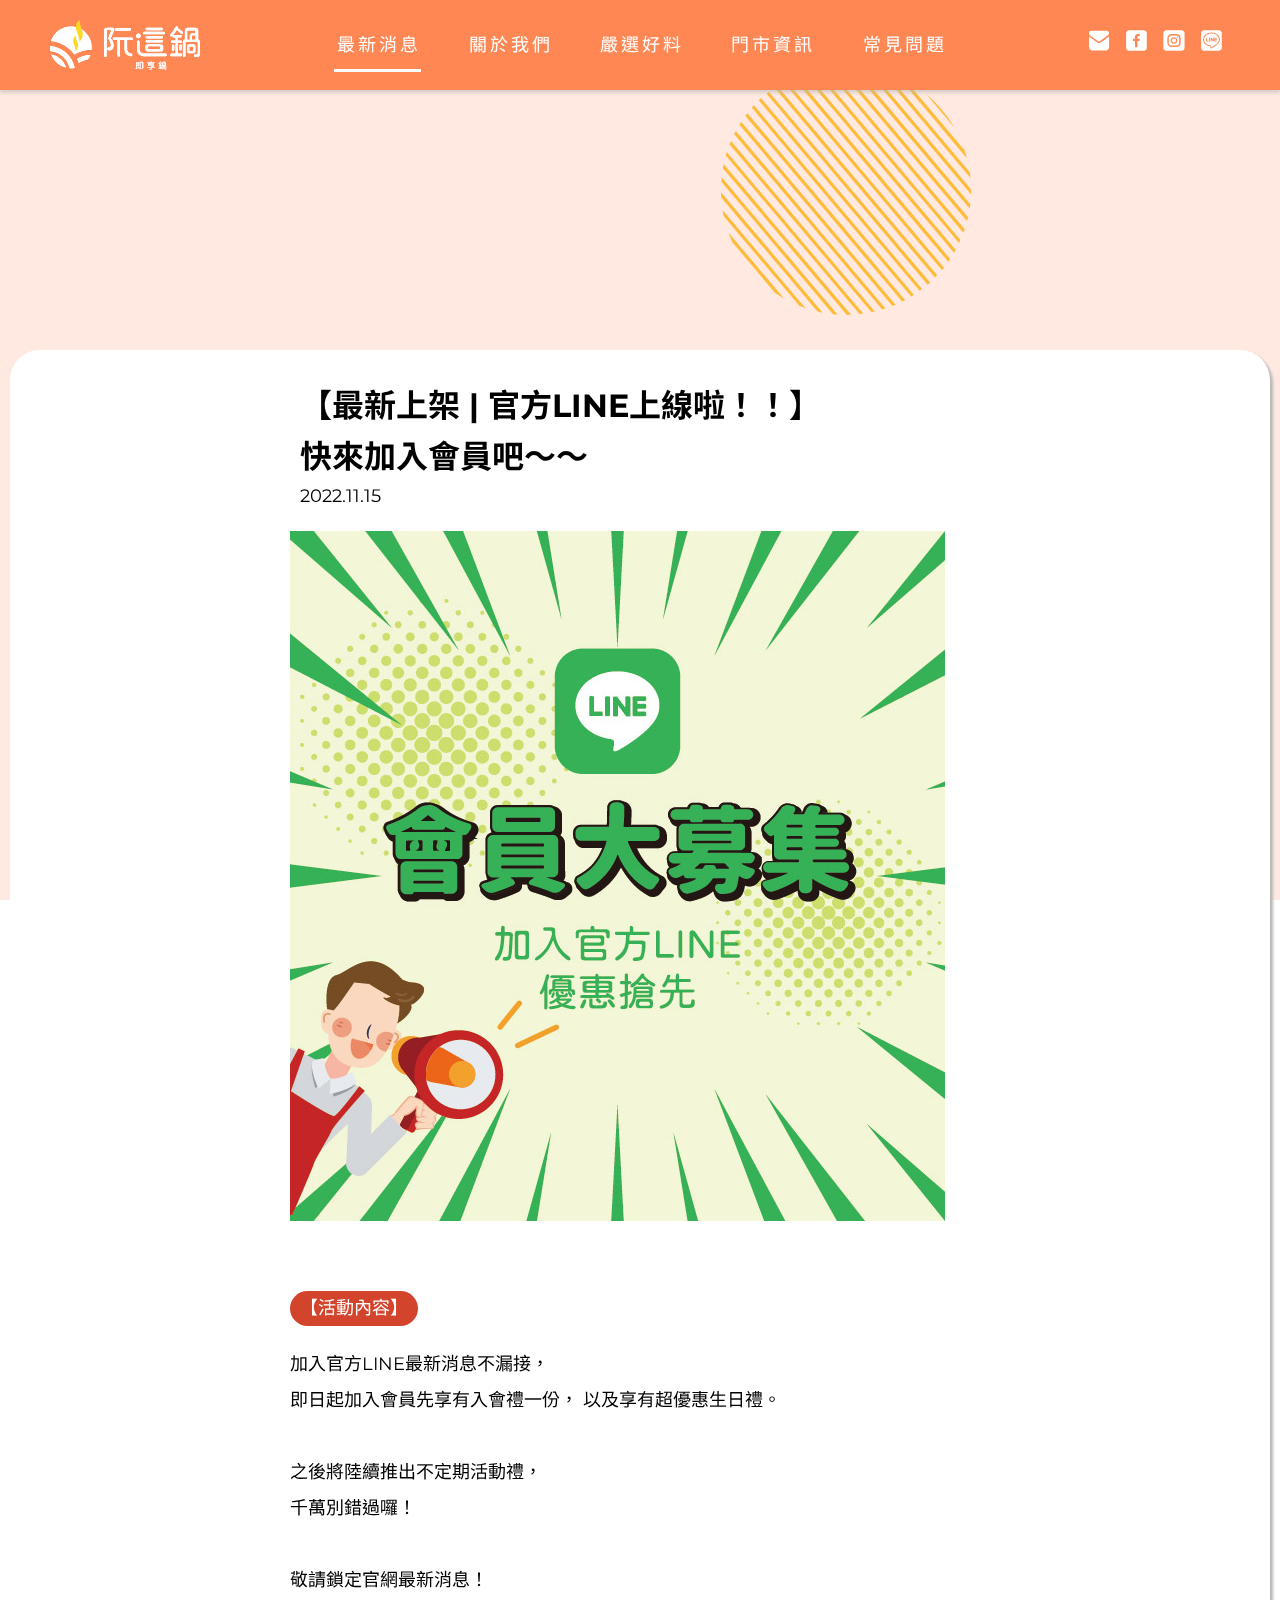
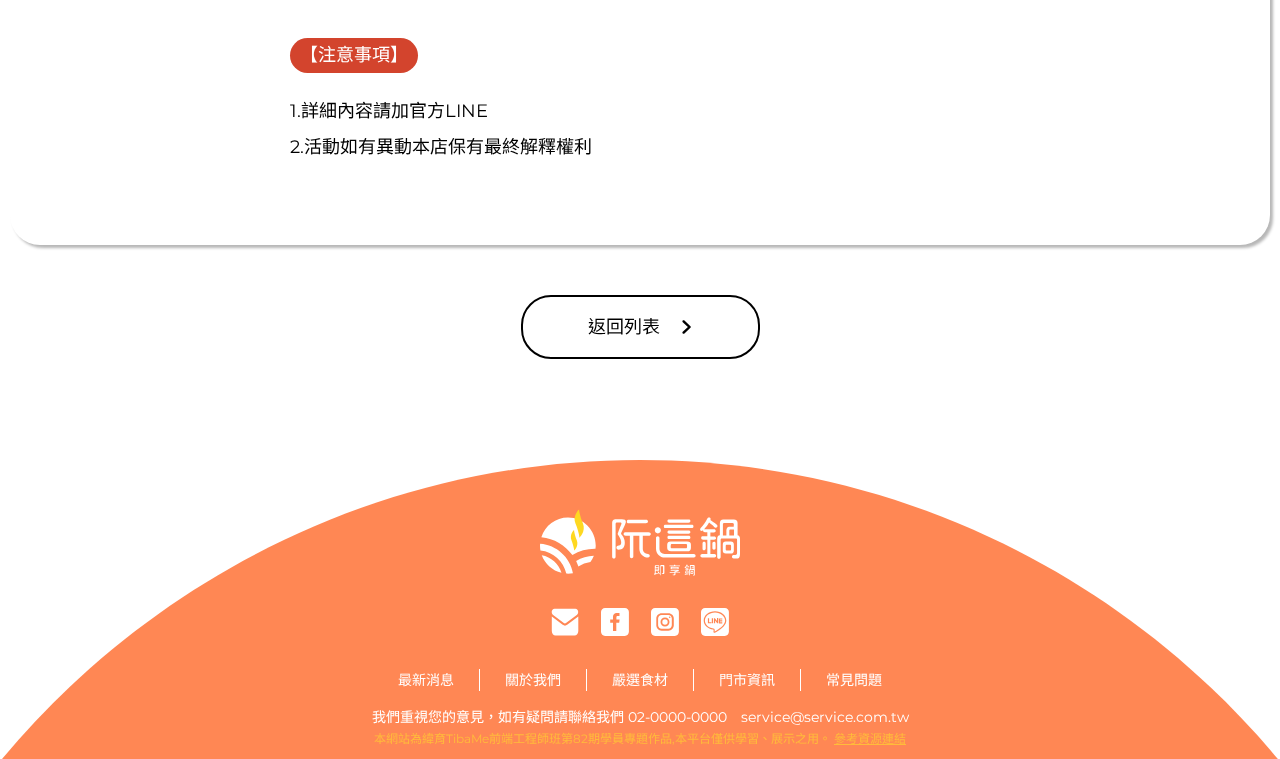
<file: news_01.html>
<!DOCTYPE html>
<html lang="en">

<head>
    <meta charset="UTF-8">
    <meta http-equiv="X-UA-Compatible" content="IE=edge">
    <meta name="description" content="阮這鍋即享鍋，主打簡單、健康、美味，並且幫您煮好
    適合忙碌的上班族，短暫的午休也可以吃到現煮鍋物，即使外帶也不影響口感">
    <meta name="viewport" content="width=device-width, initial-scale=1.0">
    <title>阮這鍋 | 即享鍋</title>
    <link rel="shortcut icon" href="favicon.ico" />
    <link rel="bookmark" href="favicon.ico" />
    <link rel="stylesheet" href="css/style.css">
    <link rel="stylesheet" href="css/news.css">

    <link rel="stylesheet" href="css/rwd_style.css">
    <link rel="stylesheet" href="css/rwd_news.css">

</head>

<body>
    <!-- header -->
    <header>
        <div class="header_logo"><a href="index.html"><img src="img/logo-white.svg" alt="LOGO圖"></a></div>
        <nav>

            <ul class="navi">
                <li><a href="index.html"><img src="./img/logo-white.svg" alt="LOGO圖"></a></li>
                <li><a href="news.html" class="current">最新消息</a></li>
                <li><a href="about.html">關於我們</a></li>
                <li><a href="choice.html">嚴選好料</a></li>
                <li><a href="store.html">門市資訊</a></li>
                <li><a href="faq.html">常見問題</a></li>
                <li><a href="contact.html"><img src="img/social_mail.svg" alt="MAIL"></a>
                    <a href="#"><img src="img/social_fb.svg" alt="facebook連結"></a>
                    <a href="#"><img src="img/social_ig.svg" alt="instagram連結"></a>
                    <a href="#"><img src="img/social_line.svg" alt="LINE官方帳號連結"></a>
                </li>
            </ul>

        </nav>

        <div class="hamburger">
            <div class="line1"></div>
            <div class="line2"></div>
            <div class="line3"></div>
        </div>
        <ul class="header_social">
            <li><a href="contact.html"><img src="img/social_mail.svg" alt="MAIL"></a></li>
            <li><a href="#"><img src="img/social_fb.svg" alt="facebook連結"></a></li>
            <li><a href="#"><img src="img/social_ig.svg" alt="instagram連結"></a></li>
            <li><a href="#"><img src="img/social_line.svg" alt="LINE官方帳號連結"></a></li>
        </ul>
    </header>
    <!-- main -->

    <main>
        <div class="bg"></div>
        <section class="title wrapper">

            <div class="title_text">
                <h2 class="atitle">NEWS</h2>
                <h3 class="btitle">最新消息</h3>
            </div>

            <div class="title_block">
            </div>

        </section>
        <section class="wrapper_bg">

            <article class="content">
                <div class="para_title">
                    <h3>【最新上架 | 官方LINE上線啦！！】 <br>快來加入會員吧～～</h3>
                    <div class="news_date">2022.11.15</div>
                </div>
                
                <img src="img/news/news_01.jpg" alt="歡迎加入會員">
                <div class="para_subtitle">【活動內容】</div>
                <div class="para">
                    加入官方LINE最新消息不漏接，<br>
                    即日起加入會員先享有入會禮一份，
                    以及享有超優惠生日禮。<br>
                    <br>
                    之後將陸續推出不定期活動禮，<br>
                    千萬別錯過囉！<br>
                    <br>
                    敬請鎖定官網最新消息！
                </div>
                <div class="para_notice">【注意事項】</div>
                <div class="para">
                    1.詳細內容請加官方LINE<br>
                    2.活動如有異動本店保有最終解釋權利</div>

            </article>

            </div>
        </section>
        <section class="list_bottom">

            <div class="btn"><a href="news.html">返回列表<img src="img/angle-right-solid.svg" alt=""
                        class="angle-right"></a></div>
        </section>
    </main>

    <!-- footer -->
    <footer>
        <div class="footer_containter">
            <div class="footer_logo"><a href="index.html"><img src="img/logo-white.svg" alt="LOGO"></a></div>
            <ul class="footer_social">
                <li><a href="contact.html"><img src="img/social_mail.svg" alt="MAIL"></a></li>
                <li><a href="#"><img src="img/social_fb.svg" alt="facebook連結"></a></li>
                <li><a href="#"><img src="img/social_ig.svg" alt="instagram連結"></a></li>
                <li><a href="#"><img src="img/social_line.svg" alt="LINE官方帳號連結"></a></li>
            </ul>

            <ul class="footer_sitemap">
                <li><a href="news.html">最新消息</a></li>
                <li><a href="about.html">關於我們</a></li>
                <li><a href="choice.html">嚴選食材</a></li>
                <li><a href="store.html">門市資訊</a></li>
                <li><a href="faq.html">常見問題</a></li>
            </ul>

            <div class="footer_contact">我們重視您的意見，如有疑問請聯絡我們 <a href="tel:02-00000000">02-0000-0000</a>　<a
                    href="mailto:">service@service.com.tw</a></div>
            <div class="footer_copyright">本網站為緯育TibaMe前端工程師班第82期學員專題作品,本平台僅供學習、展示之用。
                <a href="https://docs.google.com/document/d/1RpSZirHG1udNNeUzWH4Kmhel9mV7SHwQW_19rauXo0s/edit?usp=sharing"
                    target="_blank">參考資源連結</a>
            </div>
        </div>

    </footer>
    <!-- NAV -->
    <script src="js/rwd.js"></script>

</body>

</html>
</file>
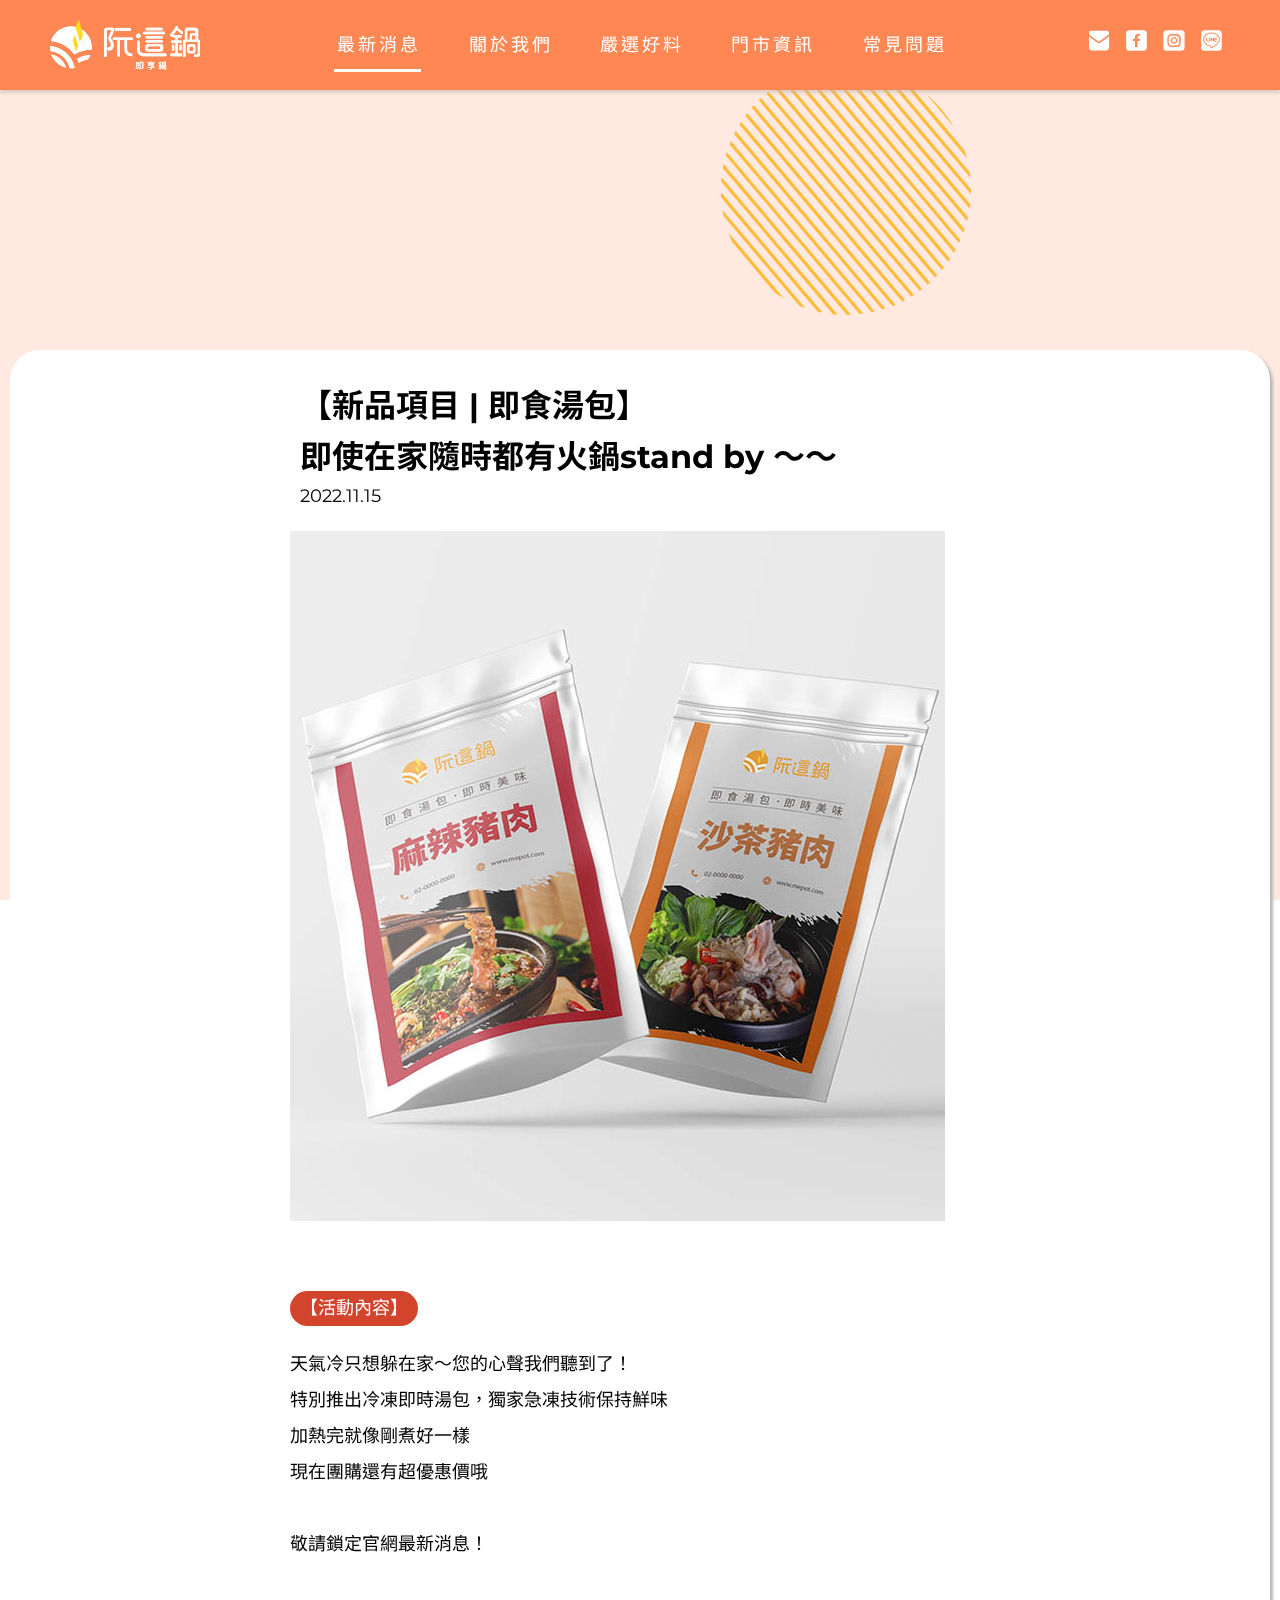
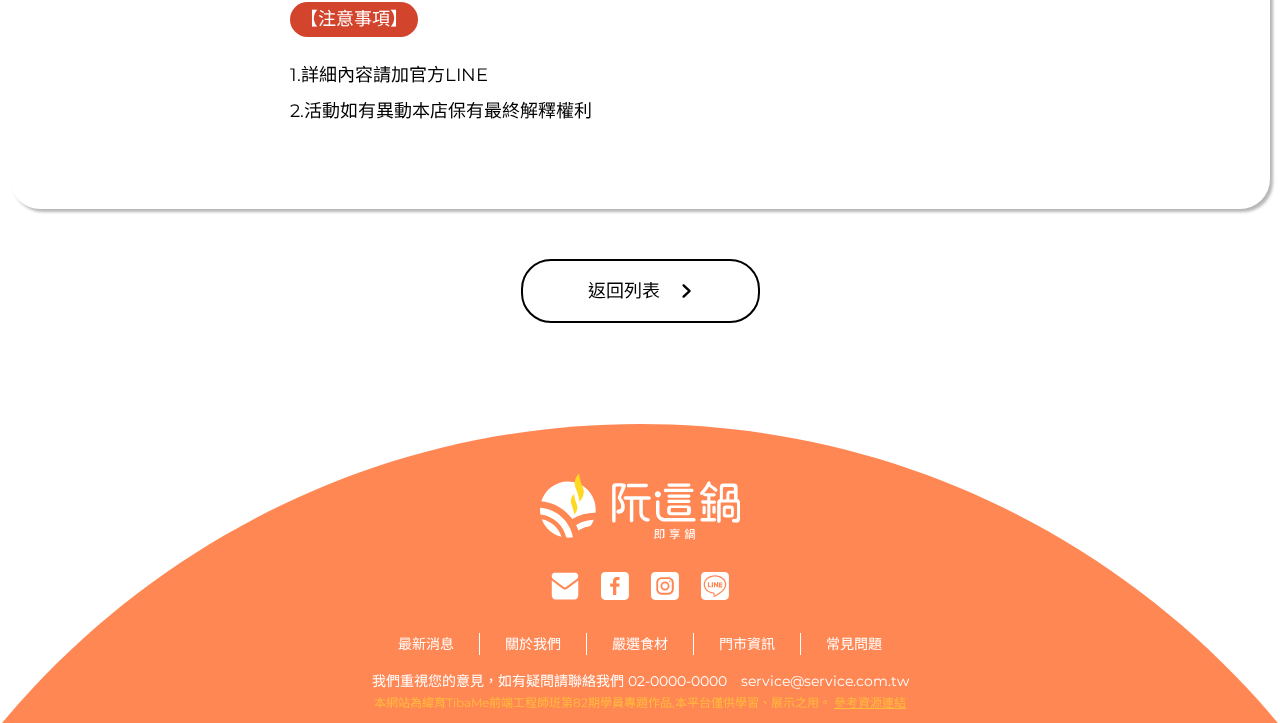
<file: news_02.html>
<!DOCTYPE html>
<html lang="en">

<head>
    <meta charset="UTF-8">
    <meta http-equiv="X-UA-Compatible" content="IE=edge">
    <meta name="description" content="阮這鍋即享鍋，主打簡單、健康、美味，並且幫您煮好
    適合忙碌的上班族，短暫的午休也可以吃到現煮鍋物，即使外帶也不影響口感">
    <meta name="viewport" content="width=device-width, initial-scale=1.0">
    <title>阮這鍋 | 即享鍋</title>
    <link rel="shortcut icon" href="favicon.ico" />
    <link rel="bookmark" href="favicon.ico" />
    <link rel="stylesheet" href="css/style.css">
    <link rel="stylesheet" href="css/news.css">

    <link rel="stylesheet" href="css/rwd_style.css">
    <link rel="stylesheet" href="css/rwd_news.css">

</head>

<body>
    <!-- header -->
    <header>
        <div class="header_logo"><a href="index.html"><img src="img/logo-white.svg" alt="LOGO圖"></a></div>
        <nav>

            <ul class="navi">
                <li><a href="index.html"><img src="./img/logo-white.svg" alt="LOGO圖"></a></li>
                <li><a href="news.html" class="current">最新消息</a></li>
                <li><a href="about.html">關於我們</a></li>
                <li><a href="choice.html">嚴選好料</a></li>
                <li><a href="store.html">門市資訊</a></li>
                <li><a href="faq.html">常見問題</a></li>
                <li><a href="contact.html"><img src="img/social_mail.svg" alt="MAIL"></a>
                    <a href="#"><img src="img/social_fb.svg" alt="facebook連結"></a>
                    <a href="#"><img src="img/social_ig.svg" alt="instagram連結"></a>
                    <a href="#"><img src="img/social_line.svg" alt="LINE官方帳號連結"></a>
                </li>
            </ul>

        </nav>

        <div class="hamburger">
            <div class="line1"></div>
            <div class="line2"></div>
            <div class="line3"></div>
        </div>
        <ul class="header_social">
            <li><a href="contact.html"><img src="img/social_mail.svg" alt="MAIL"></a></li>
            <li><a href="#"><img src="img/social_fb.svg" alt="facebook連結"></a></li>
            <li><a href="#"><img src="img/social_ig.svg" alt="instagram連結"></a></li>
            <li><a href="#"><img src="img/social_line.svg" alt="LINE官方帳號連結"></a></li>
        </ul>
    </header>
    <!-- main -->

    <main>
        <div class="bg"></div>
        <section class="title wrapper">

            <div class="title_text">
                <h2 class="atitle">NEWS</h2>
                <h3 class="btitle">最新消息</h3>
            </div>

            <div class="title_block">
            </div>

        </section>
        <section class="wrapper_bg">

            <article class="content">
                <div class="para_title">
                    <h3>【新品項目 | 即食湯包】<br>即使在家隨時都有火鍋stand by ～～</h3>
                    <div class="news_date">2022.11.15</div>
                </div>
                <img src="img/news/news_02.jpg" alt="即食湯包">
                <div class="para_subtitle">【活動內容】</div>
                <div class="para">
                    天氣冷只想躲在家～您的心聲我們聽到了！<br>
                    特別推出冷凍即時湯包，獨家急凍技術保持鮮味<br>
                    加熱完就像剛煮好一樣<br>
                    現在團購還有超優惠價哦<br>
                    <br>
                    敬請鎖定官網最新消息！
                </div>
                <div class="para_notice">【注意事項】</div>
                <div class="para">
                    1.詳細內容請加官方LINE<br>
                    2.活動如有異動本店保有最終解釋權利</div>

            </article>

            </div>
        </section>
        <section class="list_bottom">

            <div class="btn"><a href="news.html">返回列表<img src="img/angle-right-solid.svg" alt=""
                        class="angle-right"></a></div>
        </section>
    </main>

    <!-- footer -->
    <footer>
        <div class="footer_containter">
            <div class="footer_logo"><a href="index.html"><img src="img/logo-white.svg" alt="LOGO"></a></div>
            <ul class="footer_social">
                <li><a href="contact.html"><img src="img/social_mail.svg" alt="MAIL"></a></li>
                <li><a href="#"><img src="img/social_fb.svg" alt="facebook連結"></a></li>
                <li><a href="#"><img src="img/social_ig.svg" alt="instagram連結"></a></li>
                <li><a href="#"><img src="img/social_line.svg" alt="LINE官方帳號連結"></a></li>
            </ul>

            <ul class="footer_sitemap">
                <li><a href="news.html">最新消息</a></li>
                <li><a href="about.html">關於我們</a></li>
                <li><a href="choice.html">嚴選食材</a></li>
                <li><a href="store.html">門市資訊</a></li>
                <li><a href="faq.html">常見問題</a></li>
            </ul>

            <div class="footer_contact">我們重視您的意見，如有疑問請聯絡我們 <a href="tel:02-00000000">02-0000-0000</a>　<a
                    href="mailto:">service@service.com.tw</a></div>
            <div class="footer_copyright">本網站為緯育TibaMe前端工程師班第82期學員專題作品,本平台僅供學習、展示之用。
                <a href="https://docs.google.com/document/d/1RpSZirHG1udNNeUzWH4Kmhel9mV7SHwQW_19rauXo0s/edit?usp=sharing"
                    target="_blank">參考資源連結</a>
            </div>
        </div>

    </footer>
    <!-- NAV -->
    <script src="js/rwd.js"></script>

</body>

</html>
</file>
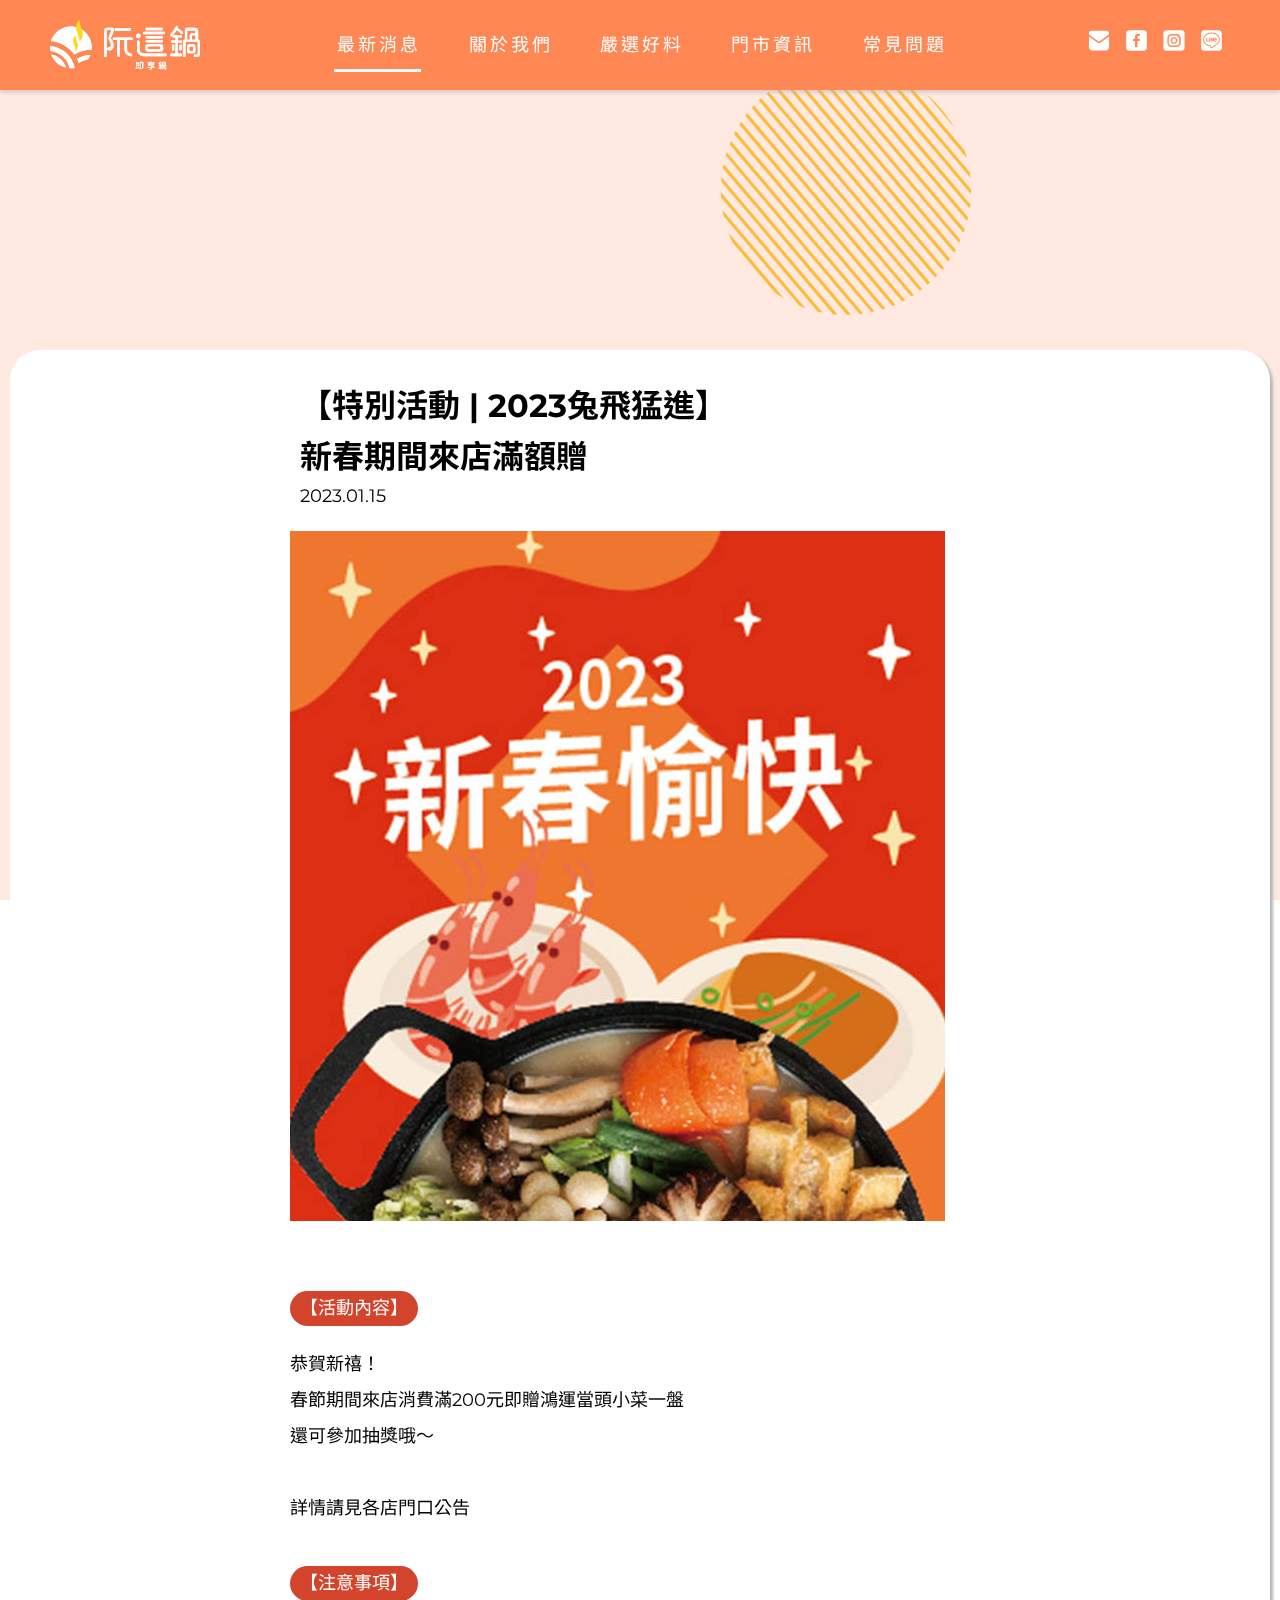
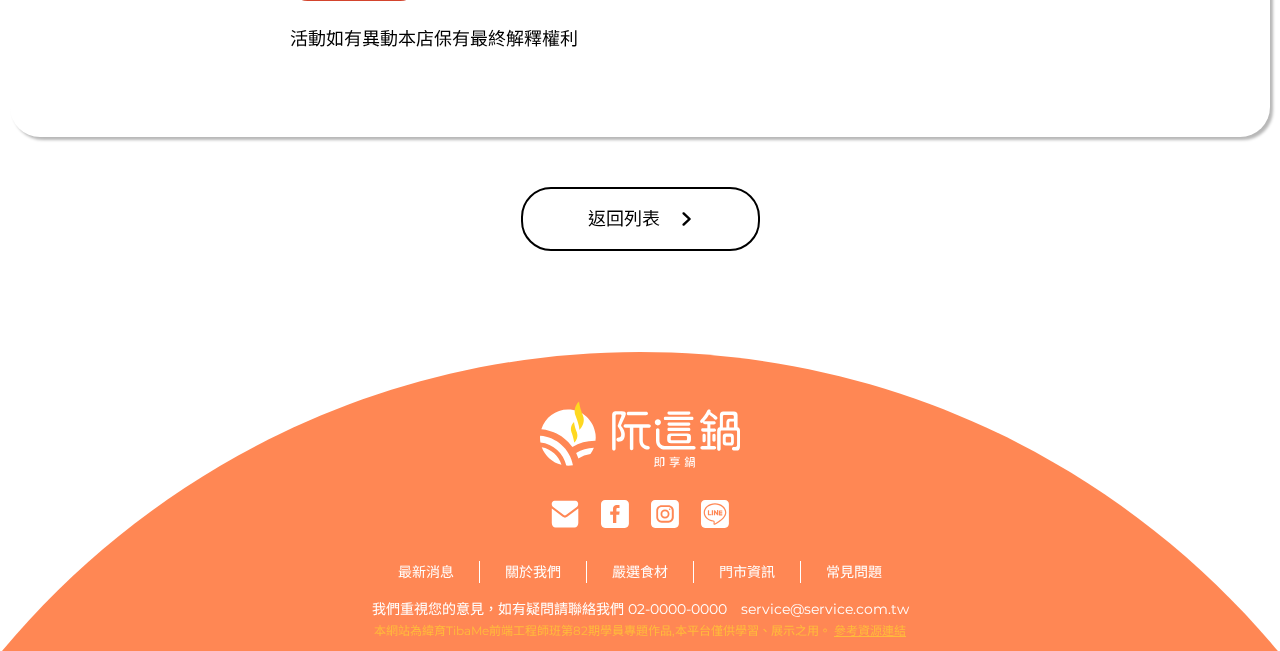
<file: news_03.html>
<!DOCTYPE html>
<html lang="en">

<head>
    <meta charset="UTF-8">
    <meta http-equiv="X-UA-Compatible" content="IE=edge">
    <meta name="description" content="阮這鍋即享鍋，主打簡單、健康、美味，並且幫您煮好
    適合忙碌的上班族，短暫的午休也可以吃到現煮鍋物，即使外帶也不影響口感">
    <meta name="viewport" content="width=device-width, initial-scale=1.0">
    <title>阮這鍋 | 即享鍋</title>
    <link rel="shortcut icon" href="favicon.ico" />
    <link rel="bookmark" href="favicon.ico" />
    <link rel="stylesheet" href="css/style.css">
    <link rel="stylesheet" href="css/news.css">

    <link rel="stylesheet" href="css/rwd_style.css">
    <link rel="stylesheet" href="css/rwd_news.css">

</head>

<body>
    <!-- header -->
    <header>
        <div class="header_logo"><a href="index.html"><img src="img/logo-white.svg" alt="LOGO圖"></a></div>
        <nav>

            <ul class="navi">
                <li><a href="index.html"><img src="./img/logo-white.svg" alt="LOGO圖"></a></li>
                <li><a href="news.html" class="current">最新消息</a></li>
                <li><a href="about.html">關於我們</a></li>
                <li><a href="choice.html">嚴選好料</a></li>
                <li><a href="store.html">門市資訊</a></li>
                <li><a href="faq.html">常見問題</a></li>
                <li><a href="contact.html"><img src="img/social_mail.svg" alt="MAIL"></a>
                    <a href="#"><img src="img/social_fb.svg" alt="facebook連結"></a>
                    <a href="#"><img src="img/social_ig.svg" alt="instagram連結"></a>
                    <a href="#"><img src="img/social_line.svg" alt="LINE官方帳號連結"></a>
                </li>
            </ul>

        </nav>

        <div class="hamburger">
            <div class="line1"></div>
            <div class="line2"></div>
            <div class="line3"></div>
        </div>
        <ul class="header_social">
            <li><a href="contact.html"><img src="img/social_mail.svg" alt="MAIL"></a></li>
            <li><a href="#"><img src="img/social_fb.svg" alt="facebook連結"></a></li>
            <li><a href="#"><img src="img/social_ig.svg" alt="instagram連結"></a></li>
            <li><a href="#"><img src="img/social_line.svg" alt="LINE官方帳號連結"></a></li>
        </ul>
    </header>
    <!-- main -->

    <main>
        <div class="bg"></div>
        <section class="title wrapper">

            <div class="title_text">
                <h2 class="atitle">NEWS</h2>
                <h3 class="btitle">最新消息</h3>
            </div>

            <div class="title_block">
            </div>

        </section>
        <section class="wrapper_bg">

            <article class="content">
                <div class="para_title">
                    <h3>【特別活動 | 2023兔飛猛進】<br>新春期間來店滿額贈</h3>
                    <div class="news_date">2023.01.15</div>
                </div>
                <img src="img/news/news_03.jpg" alt="春節活動">
                <div class="para_subtitle">【活動內容】</div>
                <div class="para">
                    恭賀新禧！<br>
                    春節期間來店消費滿200元即贈鴻運當頭小菜一盤<br>
                    還可參加抽獎哦～<br>
                    <br>
                    詳情請見各店門口公告
                </div>
                <div class="para_notice">【注意事項】</div>
                <div class="para">
                    活動如有異動本店保有最終解釋權利</div>

            </article>

            </div>
        </section>
        <section class="list_bottom">

            <div class="btn"><a href="news.html">返回列表<img src="img/angle-right-solid.svg" alt=""
                        class="angle-right"></a></div>
        </section>
    </main>

    <!-- footer -->
    <footer>
        <div class="footer_containter">
            <div class="footer_logo"><a href="index.html"><img src="img/logo-white.svg" alt="LOGO"></a></div>
            <ul class="footer_social">
                <li><a href="contact.html"><img src="img/social_mail.svg" alt="MAIL"></a></li>
                <li><a href="#"><img src="img/social_fb.svg" alt="facebook連結"></a></li>
                <li><a href="#"><img src="img/social_ig.svg" alt="instagram連結"></a></li>
                <li><a href="#"><img src="img/social_line.svg" alt="LINE官方帳號連結"></a></li>
            </ul>

            <ul class="footer_sitemap">
                <li><a href="news.html">最新消息</a></li>
                <li><a href="about.html">關於我們</a></li>
                <li><a href="choice.html">嚴選食材</a></li>
                <li><a href="store.html">門市資訊</a></li>
                <li><a href="faq.html">常見問題</a></li>
            </ul>

            <div class="footer_contact">我們重視您的意見，如有疑問請聯絡我們 <a href="tel:02-00000000">02-0000-0000</a>　<a
                    href="mailto:">service@service.com.tw</a></div>
            <div class="footer_copyright">本網站為緯育TibaMe前端工程師班第82期學員專題作品,本平台僅供學習、展示之用。
                <a href="https://docs.google.com/document/d/1RpSZirHG1udNNeUzWH4Kmhel9mV7SHwQW_19rauXo0s/edit?usp=sharing"
                    target="_blank">參考資源連結</a>
            </div>
        </div>

    </footer>

    <!-- NAV -->
    <script src="js/rwd.js"></script>
</body>

</html>
</file>
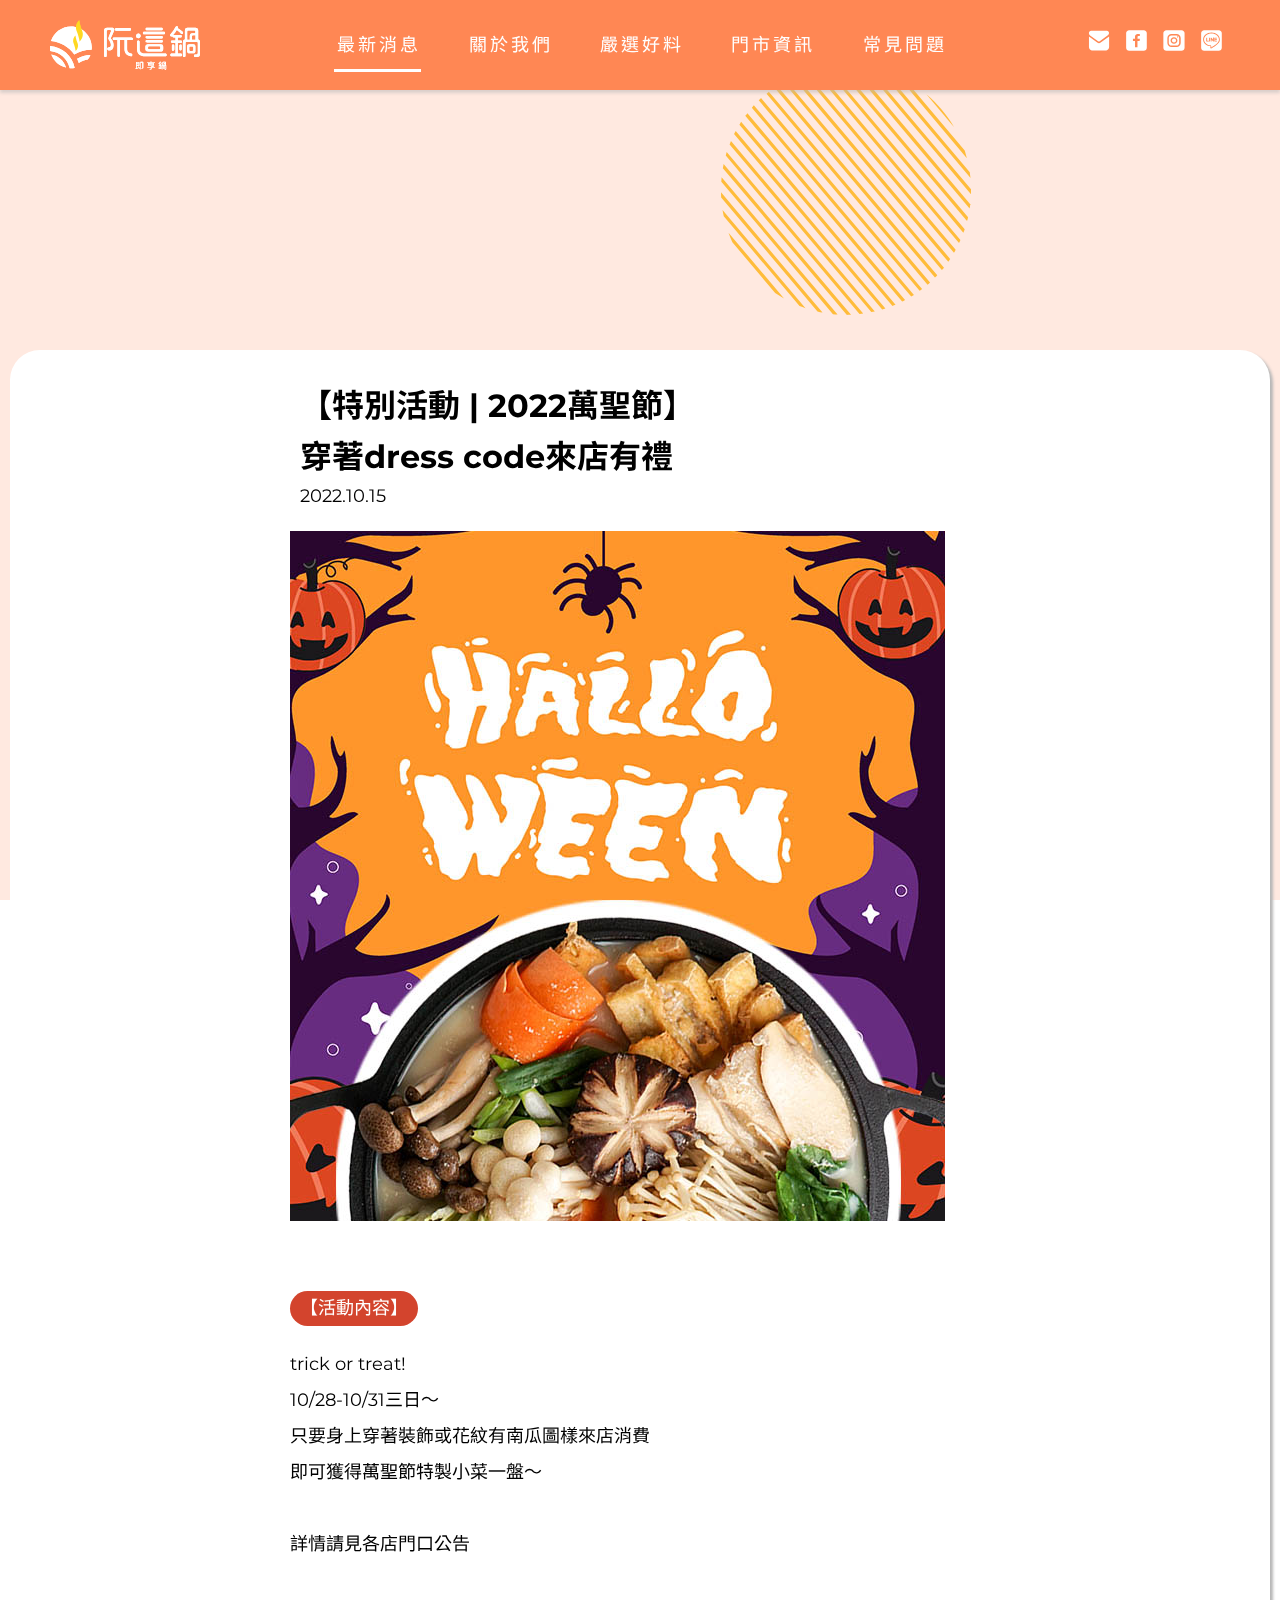
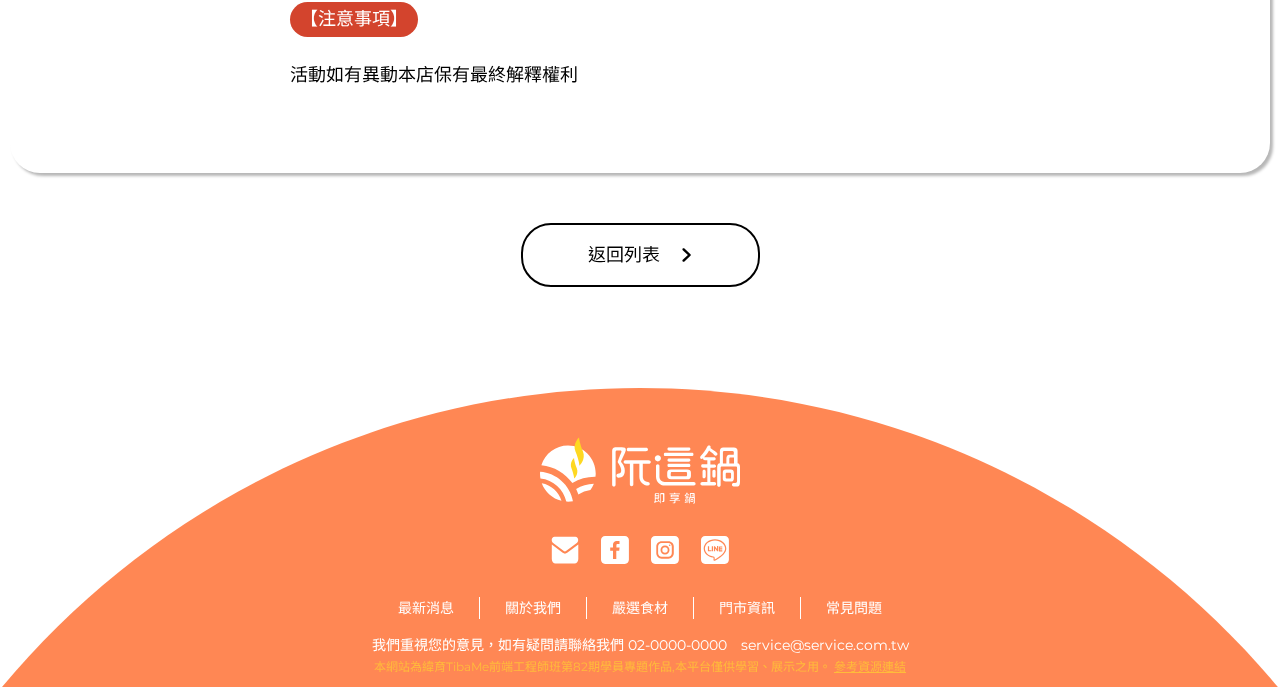
<file: news_06.html>
<!DOCTYPE html>
<html lang="en">

<head>
    <meta charset="UTF-8">
    <meta http-equiv="X-UA-Compatible" content="IE=edge">
    <meta name="description" content="阮這鍋即享鍋，主打簡單、健康、美味，並且幫您煮好
    適合忙碌的上班族，短暫的午休也可以吃到現煮鍋物，即使外帶也不影響口感">
    <meta name="viewport" content="width=device-width, initial-scale=1.0">
    <title>阮這鍋 | 即享鍋</title>
    <link rel="shortcut icon" href="favicon.ico" />
    <link rel="bookmark" href="favicon.ico" />
    <link rel="stylesheet" href="css/style.css">
    <link rel="stylesheet" href="css/news.css">

    <link rel="stylesheet" href="css/rwd_style.css">
    <link rel="stylesheet" href="css/rwd_news.css">

</head>

<body>
    <!-- header -->
    <header>
        <div class="header_logo"><a href="index.html"><img src="img/logo-white.svg" alt="LOGO圖"></a></div>
        <nav>

            <ul class="navi">
                <li><a href="#"><img src="./img/logo-white.svg" alt="LOGO圖"></a></li>
                <li><a href="news.html" class="current">最新消息</a></li>
                <li><a href="about.html">關於我們</a></li>
                <li><a href="choice.html">嚴選好料</a></li>
                <li><a href="store.html">門市資訊</a></li>
                <li><a href="faq.html">常見問題</a></li>
                <li><a href="contact.html"><img src="img/social_mail.svg" alt="MAIL"></a>
                    <a href="#"><img src="img/social_fb.svg" alt="facebook連結"></a>
                    <a href="#"><img src="img/social_ig.svg" alt="instagram連結"></a>
                    <a href="#"><img src="img/social_line.svg" alt="LINE官方帳號連結"></a>
                </li>
            </ul>

        </nav>

        <div class="hamburger">
            <div class="line1"></div>
            <div class="line2"></div>
            <div class="line3"></div>
        </div>
        <ul class="header_social">
            <li><a href="contact.html"><img src="img/social_mail.svg" alt="MAIL"></a></li>
            <li><a href="#"><img src="img/social_fb.svg" alt="facebook連結"></a></li>
            <li><a href="#"><img src="img/social_ig.svg" alt="instagram連結"></a></li>
            <li><a href="#"><img src="img/social_line.svg" alt="LINE官方帳號連結"></a></li>
        </ul>
    </header>
    <!-- main -->

    <main>
        <div class="bg"></div>
        <section class="title wrapper">

            <div class="title_text">
                <h2 class="atitle">NEWS</h2>
                <h3 class="btitle">最新消息</h3>
            </div>

            <div class="title_block">
            </div>

        </section>
        <section class="wrapper_bg">

            <article class="content">
                <div class="para_title">
                    <h3>【特別活動 | 2022萬聖節】<br>穿著dress code來店有禮</h3>
                    <div class="news_date">2022.10.15</div>
                </div>
                <img src="img/news/news_06.jpg" alt="萬聖節活動">
                <div class="para_subtitle">【活動內容】</div>
                <div class="para">
                    trick or treat!<br>
                    10/28-10/31三日～<br>
                    只要身上穿著裝飾或花紋有南瓜圖樣來店消費<br>
                    即可獲得萬聖節特製小菜一盤～<br>
                    <br>
                    詳情請見各店門口公告
                </div>
                <div class="para_notice">【注意事項】</div>
                <div class="para">
                    活動如有異動本店保有最終解釋權利</div>

            </article>

            </div>
        </section>
        <section class="list_bottom">

            <div class="btn"><a href="news.html">返回列表<img src="img/angle-right-solid.svg" alt=""
                        class="angle-right"></a></div>
        </section>
    </main>

    <!-- footer -->
    <footer>
        <div class="footer_containter">
            <div class="footer_logo"><a href="index.html"><img src="img/logo-white.svg" alt="LOGO"></a></div>
            <ul class="footer_social">
                <li><a href="contact.html"><img src="img/social_mail.svg" alt="MAIL"></a></li>
                <li><a href="#"><img src="img/social_fb.svg" alt="facebook連結"></a></li>
                <li><a href="#"><img src="img/social_ig.svg" alt="instagram連結"></a></li>
                <li><a href="#"><img src="img/social_line.svg" alt="LINE官方帳號連結"></a></li>
            </ul>

            <ul class="footer_sitemap">
                <li><a href="news.html">最新消息</a></li>
                <li><a href="about.html">關於我們</a></li>
                <li><a href="choice.html">嚴選食材</a></li>
                <li><a href="store.html">門市資訊</a></li>
                <li><a href="faq.html">常見問題</a></li>
            </ul>

            <div class="footer_contact">我們重視您的意見，如有疑問請聯絡我們 <a href="tel:02-00000000">02-0000-0000</a>　<a
                    href="mailto:">service@service.com.tw</a></div>
            <div class="footer_copyright">本網站為緯育TibaMe前端工程師班第82期學員專題作品,本平台僅供學習、展示之用。
                <a href="https://docs.google.com/document/d/1RpSZirHG1udNNeUzWH4Kmhel9mV7SHwQW_19rauXo0s/edit?usp=sharing"
                    target="_blank">參考資源連結</a>
            </div>
        </div>

    </footer>
    <!-- NAV -->
    <script src="js/rwd.js"></script>
</body>

</html>
</file>
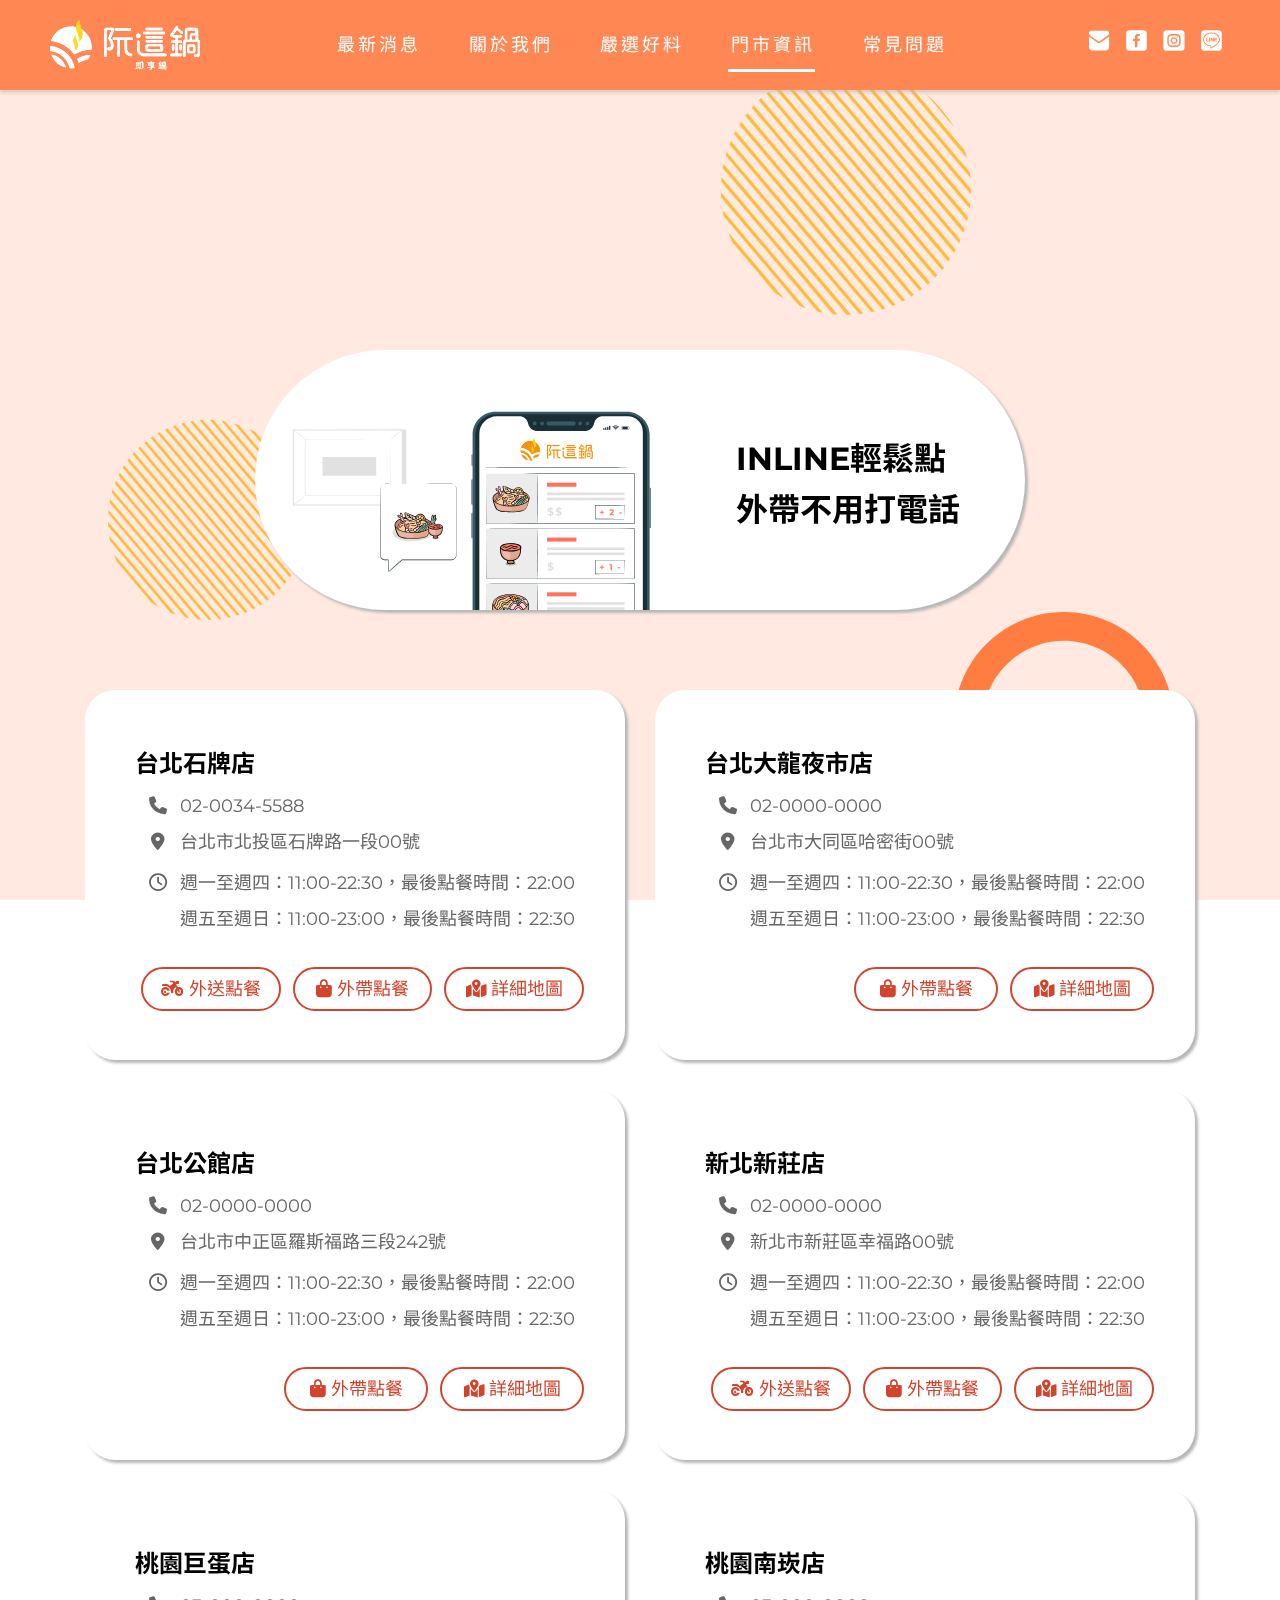
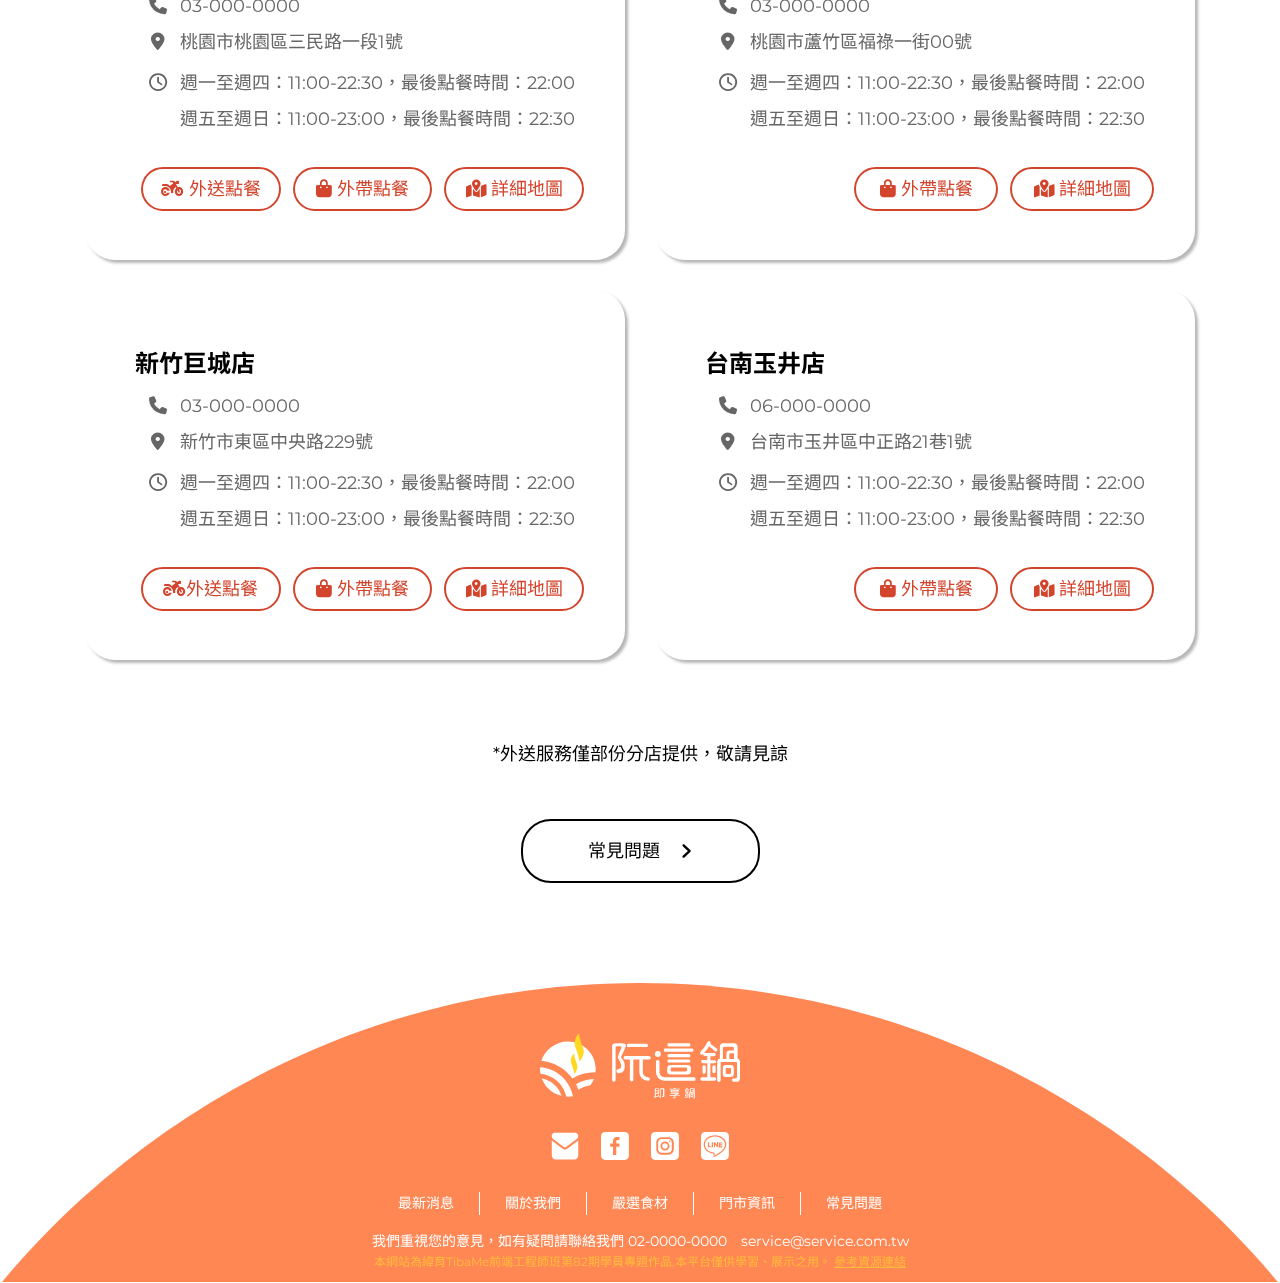
<file: store.html>
<!DOCTYPE html>
<html lang="en">

<head>
    <meta charset="UTF-8">
    <meta http-equiv="X-UA-Compatible" content="IE=edge">
    <meta name="description" content="阮這鍋即享鍋，主打簡單、健康、美味，並且幫您煮好
    適合忙碌的上班族，短暫的午休也可以吃到現煮鍋物，即使外帶也不影響口感">
    <meta name="viewport" content="width=device-width, initial-scale=1.0">
    <title>阮這鍋 | 即享鍋</title>
    <link rel="shortcut icon" href="favicon.ico" />
    <link rel="bookmark" href="favicon.ico" />
    <link rel="stylesheet" href="css/style.css">
    <link rel="stylesheet" href="css/store.css">
    <link rel="stylesheet" href="https://cdnjs.cloudflare.com/ajax/libs/font-awesome/6.2.1/css/all.min.css">

    <link rel="stylesheet" href="css/rwd_style.css">
    <link rel="stylesheet" href="css/rwd_store.css">
</head>

<body>
    <!-- header -->
    <header>
        <div class="header_logo"><a href="index.html"><img src="img/logo-white.svg" alt="LOGO圖"></a></div>
        <nav>

            <ul class="navi">
                <li><a href="index.html"><img src="./img/logo-white.svg" alt="LOGO圖"></a></li>
                <li><a href="news.html">最新消息</a></li>
                <li><a href="about.html">關於我們</a></li>
                <li><a href="choice.html">嚴選好料</a></li>
                <li><a href="#" class="current">門市資訊</a></li>
                <li><a href="faq.html">常見問題</a></li>
                <li><a href="contact.html"><img src="img/social_mail.svg" alt="MAIL"></a>
                    <a href="#"><img src="img/social_fb.svg" alt="facebook連結"></a>
                    <a href="#"><img src="img/social_ig.svg" alt="instagram連結"></a>
                    <a href="#"><img src="img/social_line.svg" alt="LINE官方帳號連結"></a>
                </li>
            </ul>

        </nav>

        <div class="hamburger">
            <div class="line1"></div>
            <div class="line2"></div>
            <div class="line3"></div>
        </div>
        <ul class="header_social">
            <li><a href="contact.html"><img src="img/social_mail.svg" alt="MAIL"></a></li>
            <li><a href="#"><img src="img/social_fb.svg" alt="facebook連結"></a></li>
            <li><a href="#"><img src="img/social_ig.svg" alt="instagram連結"></a></li>
            <li><a href="#"><img src="img/social_line.svg" alt="LINE官方帳號連結"></a></li>
        </ul>
    </header>
    <!-- main -->

    <main>
        <div class="bg"></div>

        <section class="title wrapper">

            <div class="title_text">
                <h2 class="atitle">STORE</h2>
                <h3 class="btitle">門市資訊</h3>
            </div>
            <div class="title_block">
            </div>

        </section>

        <section class="list_top">
            <img src="img/inline.svg" alt="">
            <h3>INLINE輕鬆點<br>
                外帶不用打電話</h3>

        </section>

        <section>
            <!-- list -->

            <ul class="list wrapper">
                <li>
                    <a href="#" class="mobilecorner"><i class="fa-solid fa-motorcycle"></i></a>
                    <h4>台北石牌店</h4>
                    <P class="left">
                        <i class="fa-solid fa-phone"></i>
                        <i class="fa-solid fa-location-dot"></i>

                    </P>
                    <p class="right">02-0034-5588<br>
                        台北市北投區石牌路一段00號</p>
                    <div class="clear"></div>
                    <P class="left"><i class="fa-regular fa-clock"></i></P>
                    <p class="right">週一至週四：11:00-22:30，最後點餐時間：22:00<br>
                        週五至週日：11:00-23:00，最後點餐時間：22:30<br></p>
                    <div class="link_button">

                        <a href="#" target="_blank" class="mobilenone"><i class="fa-solid fa-motorcycle"></i> 外送點餐</a>
                        <a href="#" target="_blank"><i class="fa-solid fa-bag-shopping"></i> <span class="none">外帶點餐</span></a>
                        <a href="https://goo.gl/maps/Qx1H7MXVVmMVuLKHA" target="_blank"><i
                                class="fa-solid fa-map-location-dot"></i> <span class="none">詳細地圖</span></a>
                    </div>
                </li>
                <li>
                    <h4>台北大龍夜市店</h4>
                    <P class="left">
                        <i class="fa-solid fa-phone"></i>
                        <i class="fa-solid fa-location-dot"></i>

                    </P>
                    <p class="right">02-0000-0000<br>
                        台北市大同區哈密街00號</p>
                    <div class="clear"></div>
                    <P class="left"><i class="fa-regular fa-clock"></i></P>
                    <p class="right">週一至週四：11:00-22:30，最後點餐時間：22:00<br>
                        週五至週日：11:00-23:00，最後點餐時間：22:30<br></p>
                    <div class="link_button">

                        <a href="#" target="_blank"><i class="fa-solid fa-bag-shopping"></i> <span class="none">外帶點餐</span></a>
                        <a href="https://goo.gl/maps/sgUY8WMFFDq91FBX8" target="_blank"><i
                                class="fa-solid fa-map-location-dot"></i> <span class="none">詳細地圖</span></a>
                    </div>
                </li>

                <li>
                    <h4>台北公館店</h4>
                    <P class="left">
                        <i class="fa-solid fa-phone"></i>
                        <i class="fa-solid fa-location-dot"></i>

                    </P>
                    <p class="right">02-0000-0000<br>
                        台北市中正區羅斯福路三段242號</p>
                    <div class="clear"></div>
                    <P class="left"><i class="fa-regular fa-clock"></i></P>
                    <p class="right">週一至週四：11:00-22:30，最後點餐時間：22:00<br>
                        週五至週日：11:00-23:00，最後點餐時間：22:30<br></p>
                    <div class="link_button">

                        <a href="#" target="_blank"><i class="fa-solid fa-bag-shopping"></i> <span class="none">外帶點餐</span></a>
                        <a href="https://goo.gl/maps/gBhqVR27KkmQJokX9" target="_blank"><i
                                class="fa-solid fa-map-location-dot"></i> <span class="none">詳細地圖</span></a>
                    </div>
                </li>
                <li><a href="#" class="mobilecorner"><i class="fa-solid fa-motorcycle"></i></a>
                    <h4>新北新莊店</h4>
                    <P class="left">
                        <i class="fa-solid fa-phone"></i>
                        <i class="fa-solid fa-location-dot"></i>

                    </P>
                    <p class="right">02-0000-0000<br>
                        新北市新莊區幸福路00號</p>
                    <div class="clear"></div>
                    <P class="left"><i class="fa-regular fa-clock"></i></P>
                    <p class="right">週一至週四：11:00-22:30，最後點餐時間：22:00<br>
                        週五至週日：11:00-23:00，最後點餐時間：22:30<br></p>
                    <div class="link_button">
                        <a href="#" target="_blank" class="mobilenone"><i class="fa-solid fa-motorcycle"></i> 外送點餐</a>
                        <a href="#" target="_blank"><i class="fa-solid fa-bag-shopping"></i> <span class="none">外帶點餐</span></a>
                        <a href="https://goo.gl/maps/C4NqBC6G9C7DVSSu8" target="_blank"><i
                                class="fa-solid fa-map-location-dot"></i> <span class="none">詳細地圖</span></a>
                    </div>
                </li>
                <li><a href="#" class="mobilecorner"><i class="fa-solid fa-motorcycle"></i></a>
                    <h4>桃園巨蛋店</h4>
                    <P class="left">
                        <i class="fa-solid fa-phone"></i>
                        <i class="fa-solid fa-location-dot"></i>

                    </P>
                    <p class="right">03-000-0000<br>
                        桃園市桃園區三民路一段1號</p>
                    <div class="clear"></div>
                    <P class="left"><i class="fa-regular fa-clock"></i></P>
                    <p class="right">週一至週四：11:00-22:30，最後點餐時間：22:00<br>
                        週五至週日：11:00-23:00，最後點餐時間：22:30<br></p>
                    <div class="link_button">

                        <a href="#" class="mobilenone"><i class="fa-solid fa-motorcycle"></i> 外送點餐</a>
                        <a href="#"><i class="fa-solid fa-bag-shopping"></i> <span class="none">外帶點餐</span></a>
                        <a href="https://goo.gl/maps/ftVzYXniPJZJZkbZA" target="_blank"><i
                                class="fa-solid fa-map-location-dot"></i> <span class="none">詳細地圖</span></a>
                    </div>
                </li>
                <li>
                    <h4>桃園南崁店</h4>
                    <P class="left">
                        <i class="fa-solid fa-phone"></i>
                        <i class="fa-solid fa-location-dot"></i>

                    </P>
                    <p class="right">03-000-0000<br>
                        桃園市蘆竹區福祿一街00號</p>
                    <div class="clear"></div>
                    <P class="left"><i class="fa-regular fa-clock"></i></P>
                    <p class="right">週一至週四：11:00-22:30，最後點餐時間：22:00<br>
                        週五至週日：11:00-23:00，最後點餐時間：22:30<br></p>
                    <div class="link_button">

                        <a href="#"><i class="fa-solid fa-bag-shopping"></i> <span class="none">外帶點餐</span></a>
                        <a href="#"><i class="fa-solid fa-map-location-dot"></i> <span class="none">詳細地圖</span></a>
                    </div>
                </li>
                <li><a href="#" class="mobilecorner"><i class="fa-solid fa-motorcycle"></i></a>
                    <h4>新竹巨城店</h4>
                    <P class="left">
                        <i class="fa-solid fa-phone"></i>
                        <i class="fa-solid fa-location-dot"></i>

                    </P>
                    <p class="right">03-000-0000<br>
                        新竹市東區中央路229號</p>

                    <div class="clear"></div>
                    <P class="left"><i class="fa-regular fa-clock"></i></P>
                    <p class="right">週一至週四：11:00-22:30，最後點餐時間：22:00<br>
                        週五至週日：11:00-23:00，最後點餐時間：22:30<br></p>
                    <div class="link_button">
                        <a href="#" class="mobilenone"><i class="fa-solid fa-motorcycle"></i>外送點餐</a>
                        <a href="#"><i class="fa-solid fa-bag-shopping"></i> <span class="none">外帶點餐</span></a>
                        <a href="https://goo.gl/maps/wNVUb12uiGB99e8n9" target="_blank"><i
                                class="fa-solid fa-map-location-dot"></i> <span class="none">詳細地圖</span></a>
                    </div>
                </li>
                <li>
                    <h4>台南玉井店</h4>
                    <P class="left">
                        <i class="fa-solid fa-phone"></i>
                        <i class="fa-solid fa-location-dot"></i>

                    </P>
                    <p class="right">06-000-0000<br>
                        台南市玉井區中正路21巷1號</p>
                    <div class="clear"></div>
                    <P class="left"><i class="fa-regular fa-clock"></i></P>
                    <p class="right">週一至週四：11:00-22:30，最後點餐時間：22:00<br>
                        週五至週日：11:00-23:00，最後點餐時間：22:30<br></p>
                    <div class="link_button">
                        <a href="#"><i class="fa-solid fa-bag-shopping"></i> <span class="none">外帶點餐</span></a>
                        <a href="https://goo.gl/maps/MhTUd2fNuK9XwmXR6" target="_blank"><i
                                class="fa-solid fa-map-location-dot"></i> <span class="none">詳細地圖</span></a>
                    </div>
                </li>

            </ul>

        </section>
        <section class="list_bottom">
            <P class="down">*外送服務僅部份分店提供，敬請見諒</P>
            <div class="btn"><a href="faq.html">常見問題<img src="img/angle-right-solid.svg" alt="" class="angle-right"></a>
            </div>
        </section>
        </div>
    </main>

    <!-- footer -->
    <footer>
        <div class="footer_containter">
            <div class="footer_logo"><a href="index.html"><img src="img/logo-white.svg" alt="LOGO"></a></div>
            <ul class="footer_social">
                <li><a href="contact.html"><img src="img/social_mail.svg" alt="MAIL"></a></li>
                <li><a href="#"><img src="img/social_fb.svg" alt="facebook連結"></a></li>
                <li><a href="#"><img src="img/social_ig.svg" alt="instagram連結"></a></li>
                <li><a href="#"><img src="img/social_line.svg" alt="LINE官方帳號連結"></a></li>
            </ul>

            <ul class="footer_sitemap">
                <li><a href="news.html">最新消息</a></li>
                <li><a href="about.html">關於我們</a></li>
                <li><a href="choice.html">嚴選食材</a></li>
                <li><a href="store.html">門市資訊</a></li>
                <li><a href="faq.html">常見問題</a></li>
            </ul>

            <div class="footer_contact">我們重視您的意見，如有疑問請聯絡我們 <a href="tel:02-00000000">02-0000-0000</a>　<a
                    href="mailto:">service@service.com.tw</a></div>
            <div class="footer_copyright">本網站為緯育TibaMe前端工程師班第82期學員專題作品,本平台僅供學習、展示之用。
                <a href="https://docs.google.com/document/d/1RpSZirHG1udNNeUzWH4Kmhel9mV7SHwQW_19rauXo0s/edit?usp=sharing"
                    target="_blank">參考資源連結</a>
            </div>
        </div>

    </footer>

    <!-- NAV -->
    <script src="js/rwd.js"></script>
</body>

</html>
</file>
<file: css/index.css>
/* 開場動畫 */
.loading_content {
    position: fixed;
    width: 100%;
    height: 100%;
    left: 0;
    top: 0;
    background-color: #FF8754;
    z-index: 99;
    opacity: 1;
    animation: begin 3s linear forwards;
    overflow: hidden;
}

@keyframes begin {
    0% {
        opacity: 1;
    }

    80% {
        opacity: 1;
    }

    100% {
        opacity: 0;
    }
}

.logo_img {
    width: 180px;
    height: 180px;
    border-radius: 90px;
    overflow: hidden;
    background-color: #FF8754;
    z-index: 91;
    position: absolute;
    top: 50%;
    left: 50%;
    transform: translate(-50%, -50%);
}

.logo_img>img {
    width: 90%;
    opacity: 0;
    top: 50%;
    left: 50%;
    position: absolute;
    transform: translate(-50%, -50%);
    animation: logo 2.8s linear forwards;
}

@keyframes logo {
    0% {
        opacity: 0;
    }

    20% {
        opacity: 1;
    }

    100% {
        opacity: 1;
    }
}

.wrap {
    position: absolute;
    width: 200px;
    height: 200px;
    top: 50%;
    left: 50%;
    transform: translate(-50%, -50%);

    overflow: hidden;
}

.circle {
    height: 100%;
    box-sizing: border-box;
    border: 20px solid rgb(255, 255, 255);
    border-radius: 50%;
}

.circle:before {
    content: '';
    position: absolute;
    display: block;
    width: 100%;
    height: 50%;
    box-sizing: border-box;
    top: 50%;
    left: 0;
    border: 20px solid #fff;
    border-top: transparent;
    border-radius: 0 0 50% 50%/ 0 0 100% 100%;
    z-index: 2;
}

.circle_top,
.circle_bottom {
    position: absolute;
    left: 0px;
    width: 100%;
    height: 50%;
    box-sizing: border-box;
    background: #FF8754;

}

.circle_top {
    top: 0;
    z-index: 1;
    transform-origin: center bottom;
    animation: .4s back-half linear 1.5s;
    animation-fill-mode: forwards;
}

.circle_bottom {
    z-index: 3;
    top: 50%;
    transform-origin: center top;
    animation: .4s front-half linear 1.1s;
    animation-fill-mode: forwards;
}

@keyframes front-half {
    0% {
        transform: rotate(0);
    }

    99% {
        transform: rotate(180deg);
        opacity: 1;
    }

    100% {
        transform: rotate(180deg);
        opacity: 0;
    }
}

@keyframes back-half {
    0% {
        transform: rotate(0);
    }

    99% {
        transform: rotate(180deg);
        opacity: 1;
    }

    100% {
        transform: rotate(180deg);
        opacity: 0;
    }
}

.whitebg {
    width: 150px;
    height: 150px;
    background-color: #fff;
    position: absolute;
    top: 50%;
    left: 50%;
    transform: translate(-50%, -50%);
    border-radius: 75px;
    animation: zoom .7s linear forwards 2s;
}

@keyframes zoom {
    0% {
        width: 150px;
        height: 150px;
        border-radius: 75px;
    }

    99% {
        width: 4000px;
        height: 4000px;
        border-radius: 2000px;
    }

    100% {
        width: 4000px;
        height: 4000px;
        border-radius: 2000px;

    }
}

/* swpier */
.carousel {
    position: relative;
    height: 770px;

}

.banner {
    width: 100%;
    height: 770px;
}

#banner01 {
    background-image: url("../img/banner-01.jpg");
    background-position: top;
}

#banner02 {
    background-image: url("../img/banner-02.jpg");
    background-position: top;
}

#banner03 {
    background-image: url("../img/banner-03.jpg");
    background-position: top;
}

.swiper {
    width: 100%;
    min-width: 1200px;
    height: 100%;
    position: absolute;

    --swiper-pagination-color: #FF8754;
}

.swiper-slide {
    text-align: center;
    font-size: 18px;
    background: #fff;
    height: 1px;
}

.swiper-slide-active {
    height: auto;
}

.swiper-slide img {
    display: block;
    width: 100%;

}

/* NEWS */
.news {
    position: relative;
    display: grid;
    justify-content: center;
    min-width: 1200px;
    background-image: url("../img/45degreee_fabric.webp");
    overflow-x: clip;

}

/* NEWS color-block */
.index-news-left {
    position: absolute;
    top: -50px;
    width: 34vw;
    min-width: 420px;
    height: 500px;
    background-color: #FF8754;
    z-index: 5;
    border-radius: 0 30px 30px 0;
    justify-self: start;
    animation: delay 1s linear forwards 2.5s;
    left: -130px;
}

@keyframes delay {
    0% {
        left: -130px;
    }

    100% {
        left: 0;
    }
}

.news::before {
    position: absolute;
    content: '';
    top: -130px;
    right: -120px;
    width: 360px;
    height: 360px;
    background-image: url("../img/indexempty_circle.svg");
    background-size: contain;
    z-index: 4;


    border-radius: 0 30px 30px 0;

}

.index-news-leftdown {
    position: absolute;
    bottom: -200px;
    left: -100px;
    width: 300px;
    height: 300px;
    background-image: url("../img/indexempty_circle.svg");
    background-size: contain;
    z-index: 4;
    border-radius: 0 30px 30px 0;
}

.index-news .atext {
    font-size: 42px;
    font-weight: bold;
    color: #fff;
}

.index-news .btext {
    font-size: 24px;
    color: #fff;
}

/* NEWS SWIPER */
.index-news {
    z-index: 6;
    width: 1200px;
    /* background-color: rgb(87, 87, 87); */
    overflow: hidden;

}

.news_swiper {
    width: 335px;
    height: 550px;
    margin-top: 25px;
    --swiper-pagination-color: #FF8754;

}

.news_swiper-slide {
    border-radius: 30px;
    height: 450px;
    text-align: center;
    background-color: #fff;
    padding: 20px;
    box-shadow: 3px 3px 3px rgb(183, 183, 183);
}

.news_content {
    width: 300px;
    text-align: left;
    padding-top: 15px;
    margin: auto;

}

.news_list {
    padding: 25px;
    padding-left: 50px;
}

.news-img {
    width: 100%;
    display: block;
    margin: auto;
    border-radius: 20px;
    overflow: hidden;

}

.news-img img:hover{
    transform: scale(1);
    animation: imgh .5s forwards;
}

@keyframes imgh{
    0%{transform: scale(1);}
    100%{transform: scale(1.06);}
}

.news_title {
    font-size: 1rem;
    color: black;
    font-weight: bold;
    text-overflow: ellipsis;
    white-space: nowrap;
    width: 300px;
    overflow: hidden;
}

.news_date {
    font-size: 0.7rem;
    color: #666;
}


/* ------------品牌簡介 -------------*/

.animation_wrapper {
    padding: 0;
    margin: 0;
    min-height: 1000px;
    background-image: url("../img/45degreee_fabric.webp");
    width: 100%;
    min-width: 1200px;
    position: relative;
    overflow: hidden;
}

.animation_wrapper2 {
    background-image:
        url("../img/wave.svg");
    width: 100vh;
    height: 500px;
    background-repeat: no-repeat;
    background-size: 120%;
    background-position:
        left top;
    position: absolute;
    animation: wave .5s linear;
    transform: translate(-2000px, 0);
    z-index: -5;


    /* Pause the animation */
    animation-play-state: paused;
    /* Bind the animation to scroll */
    animation-delay: calc(var(--scroll) * -1s);
    /* These last 2 properites clean up overshoot weirdness */
    animation-iteration-count: 1;
    animation-fill-mode: both;
}

@keyframes wave {
    to {
        transform: translate(0, 0);
    }

}

.animation_wrapper2::after {
    content: '';
    background-image:
        url("../img/wave.svg");
    width: 100vh;
    height: 500px;
    background-repeat: no-repeat;
    background-size: 115%;
    background-position:
        left top;
    position: absolute;
    animation: wave2 .5s linear;
    transform: translate(-300px, 0);
    z-index: -5;

    /* Pause the animation */
    animation-play-state: paused;
    /* Bind the animation to scroll */
    animation-delay: calc(var(--scroll) * -1s);
    /* These last 2 properites clean up overshoot weirdness */
    animation-iteration-count: 1;
    animation-fill-mode: both;
}


@keyframes wave2 {
    to {
        transform: translate(500px, 0);
    }

}


.intro_wrap {
    position: absolute;
    top: 53%;
    left: 50%;
    transform: translate(-50%, -50%);
}

.intro {
    width: 600px;
    height: 600px;
    border-radius: 50%;
    background-color: #fff;
    margin: 0 auto;
    display: flex;
    justify-content: center;
    text-align: center;
    flex-direction: column;
    border: 50px solid #FF8754;
}

.intro_title {
    width: 460px;
    margin: 90px auto 0;
}

.intro_content {
    width: 460px;
    margin: 30px auto;
    line-height: 2;
}

/* 品牌簡介end */

.para {
    position: relative;
    background-color: #EEECEB;
}

.keylayer01 {
    position: absolute;
    top: 50%;
    left: 50%;
    transform: translate(-50%, -50%);
    background-color: #FF8754;
    width: 100%;
    height: 750px;
    z-index: -5;

}

.intro2 {
    position: relative;

}

.keylayer02 {
    height: 850px;
    display: flex;
    justify-content: center;
    align-items: center;
    width: 100%;
    min-width: 1200px;
}

.keylayer02::before {
    content: '';
    background-image:
        url("../img/hand.png");
    background-repeat: no-repeat;
    background-position:
        right bottom;
    background-size:
        auto auto;
    position: absolute;
    right: 0;
    left: 0;
    bottom: -300px;
    width: 100%;
    min-width: 1200px;
    height: 1150px;
}

.keylayer02::after {
    content: '';
    background-image: url("../img/3circle.svg");
    background-repeat: no-repeat;
    background-position: center 50px;
    background-size: 0%;

    position: absolute;
    right: 0;
    left: 0;
    bottom: -300px;
    width: 100%;
    min-width: 1200px;
    height: 1150px;
    z-index: -1;
    background-color: #FF8754;
    animation: body 1s linear 2s;

    /* Pause the animation */
    animation-play-state: paused;
    /* Bind the animation to scroll */
    animation-delay: calc(var(--scroll) * -1s);
    /* These last 2 properites clean up overshoot weirdness */
    animation-iteration-count: 1;
    animation-fill-mode: both;
}

@keyframes body {
    to {
        background-size: 90%;
    }

}


.text_animation {
    display: flex;
    justify-content: center;
    align-items: center;
    opacity: 1;
    height: 915px;
    color: #fff;
    text-shadow: 3px 3px 7px rgb(41, 41, 41);
    font-size: 115px;
    letter-spacing: 5px;
    font-weight: bold;
}

.swiper-textopa {
    background-color: rgba(255, 255, 255, 0);
}


/* -----------推薦鍋物----------- */
.newpot {
    width: 100%;

}

/* NEWpot SWIPER */
.index-newpot {
    z-index: 6;
    width: 100%;
    min-width: 1200px;
    overflow: hidden;
    background-color: #FF8754;
    position: relative;
    margin-top: 25px;
}

.newpot_swiper {
    width: 800px;
    height: 550px;
    margin-top: 0px;
    --swiper-pagination-color: #fff;
}

.newpot_pagination {
    margin-bottom: 130px;
}

.newpot_swiper-slide {
    border-radius: 30px;
    height: 430px;
    background-color: #fff;
    padding: 20px;
    box-shadow: 3px 3px 3px rgb(183, 183, 183);
    position: relative;
}

.newpot_list {
    display: flex;
    align-items: flex-start;
}

.newpot-img {
    width: 450px;
    display: block;
    border-radius: 20px;
    overflow: hidden;
    height: 430px;
    flex-shrink: 0;
}

.newpot_content {
    display: flex;
    justify-content: center;
    flex-direction: column;
    text-align: left;
    height: 450px;
    margin-left: 50px;
}

.newpot_content>p {
    margin-top: 25px;
}

.newpot_block {
    position: absolute;
    background-color: #a12300;
    color: #fff;
    font-weight: bold;
    top: 0;
    right: 40px;
    width: 150px;
    height: 50px;
    border-radius: 0 0 10px 10px;
    display: flex;
    align-items: center;
    justify-content: center;
}

/* -----------最下方區塊----------- */
.recommend {
    position: relative;

}

.recommend-store {
    width: 1000px;
    margin: 80px auto 50px;
    display: flex;
    justify-content: space-between;
    padding-left: 80px;
}


.recommend-store::after {
    content: '';
    background-image:
        url("../img/bg_yellowcircle.svg"),
        url("../img/bg_yellowcircle.svg"),
        url("../img/smoke.svg");

    background-repeat: no-repeat;
    background-position:
        650px -50px,
        left center,
        right bottom;
    background-size:
        250px auto,
        200px auto,
        auto auto;
    position: absolute;
    right: 0;
    left: 0;
    bottom: -350px;
    width: 100%;
    min-width: 1200px;
    height: 1040px;
    z-index: -2;
}

.recommend-store>img {
    width: 600px;

}

.recommend-store>.recommend_title {
    padding-top: 100px;
}
</file>
<file: css/rwd_style.css>
@media screen and (max-width: 992px) {
  .wrapper {
    width: auto;
    padding: 0 30px;
    margin: 0 auto;
  }

  /* 選單 */

  .hamburger {
    display: block;
    position: absolute;
    cursor: pointer;
    right: 5%;
    top: 58%;
    transform: translate(-5%, -50%);
    transition: all 0.7s ease;
    z-index: 11;
    width: 40px;
    height: 40px;

  }

  header {
    overflow: hidden;

  }

  .navi {
    position: fixed;
    left: 0;
    top: 0;
    background: #FF8754;
    height: 100vh;
    width: 100vw;
    flex-direction: column;
    clip-path: circle(25px at 89.5% 5px);
    -webkit-clip-path: circle(25px at 89.5% 35px);
    transition: all .6s ease-out;
    pointer-events: none;
    box-sizing: border-box;
    justify-content: center;
    align-items: center;
  }

  .navi.open {
    clip-path: circle(2000px at 90% -10%);
    -webkit-clip-path: circle(2000px at 90% -10%);
    pointer-events: all;
    top: 0;
    box-sizing: border-box;
  }

  .navi li {
    border-bottom: 2px solid #FFCC33;
    margin-bottom: 25px;
  }

  .navi li:first-child {
    width: 150px;
    display: block;
    border-bottom: 0;
    margin-left: -10px;

  }

  .navi li:last-child {
    display: flex;
    flex-direction: row;
    border-bottom: 0;
  }

  .navi li:last-child>a>img {
    width: 50px;
    margin-top: 25px;
  }

  /*Animating Hamburger Icon on Click*/
  .toggle .line1 {
    transform: rotate(-45deg) translate(-5px, 6px);
  }

  .toggle .line2 {
    transition: all 0.7s ease;
    width: 0;
  }

  .toggle .line3 {
    transform: rotate(45deg) translate(-5px, -6px);
  }

  /* header */
  header {
    min-width: auto;
    padding: 0 25px;
    height: 70px;
  }

  .header_social {
    display: none;

  }

  /* 輪播 */
  .carousel {
    width: 100%;
    height: 690px;
  }

  .swiper {
    min-width: auto;
  }

  /* index News */
  .news {
    min-width: auto;
    width: 100%;
  }


  .index-news {
    width: 100vw;
    margin: 20px auto 0;
  }

  .index-news .atext,
  .btext {
    padding-left: 25px;
  }

  .index-news-left {
    min-width: auto;
    width: 45%;

  }

  .animation_wrapper {
    min-width: auto;
  }

  /* 推薦鍋物 */
  .keylayer02 {
    min-width: auto;
    overflow: hidden;
    height: 790px;
  }

  .keylayer02::before {
    min-width: auto;
    background-size:
      500px auto;
    background-position:
      20px bottom;
  }

  .keylayer02::after {
    min-width: auto;
    background-position: center;
    background-size: 50%;
  }

  .index-newpot {
    min-width: auto;

  }


  /* 查詢門市區塊 */
  .recommend {
    overflow: hidden;
  }

  .recommend-store {
    width: 90%;
    flex-direction: column;
    align-items: center;
    padding: 0 20px;
    margin: 50px 0;

  }

  .recommend-store::after {
    min-width: auto;
    background-position: 650px -50px, left center, right bottom;
    background-size: 250px auto, 200px auto, 250px auto;
    height: 1580px;
  }

  /* footer */
  .footer_containter {
    min-width: auto;
    height: auto;
    padding: 20px 20px 5px;
    text-align: center;
    /* position: sticky;
    bottom: 0; */
  }

  /* news列表 */

  .bg {
    height: 1000px;
    min-width: auto;
    overflow: hidden;
    background-size: 200px auto, 150px auto, 170px auto;
  }

  /* 關於我們 */
  .bg2 {
    min-width: auto;
    background-size: 200px auto, 150px auto, 170px auto, auto, auto;
  }

  .wrapper_bg {
    min-width: auto;
    box-sizing: border-box;
    width: 100%;
    height: 900px;
  }

  .about_img2 {
    width: 50%;
  }

  @media screen and (max-width: 680px) {


    .about_img1 {
      width: 100%;
      position: relative;
      background-position: left top;
    }

    .about_img2 {
      width: 100%;
      position: relative;
      background-position: right top;
    }

    .right {
      position: relative;
    }

    .about_img3 {
      width: 100%;
      position: relative;
      background-position: left top;
    }
  }

  .title {
    min-width: auto;
  }

  .recommend-choice {
    width: 100%;
    margin: auto;
    padding-left: 0;
    flex-direction: column;
    align-items: center;
  }

  .recommend-store>.recommend_title {
    padding-top: 10px;
  }


  .recommend-choice::after {
    display: none;
  }

  .recommend_title>h1 {
    font-size: 48px;
  }

  .recommend-choice>.recommend_title {
    padding-top: 0px;
  }
  .list_bottom {
    width: 100%;
  }
}


@media screen and (max-width: 428px) {
  h1 {
    font-size: 52px;
  }

  h2 {
    font-size: 32px;
  }

  h3 {
    font-size: 28px;
  }

  h4 {
    font-size: 24px;
  }

  h5 {
    font-size: 20px;
  }

  p {
    font-size: 16px;
  }

  .wrapper {
    width: auto;
    padding: 0 30px;
    margin: 0 auto;
  }

  /* 選單 */

  .hamburger {
    display: block;
    position: absolute;
    cursor: pointer;
    right: 5%;
    top: 58%;
    transform: translate(-5%, -50%);
    transition: all 0.7s ease;
    z-index: 11;
    width: 40px;
    height: 40px;

  }

  header {
    overflow: hidden;

  }

  .navi {
    position: fixed;
    left: 0;
    top: 0;
    background: #FF8754;
    height: 100vh;
    width: 100vw;
    flex-direction: column;
    clip-path: circle(25px at 89.5% 5px);
    -webkit-clip-path: circle(25px at 89.5% 35px);
    transition: all .6s ease-out;
    pointer-events: none;
    box-sizing: border-box;
    justify-content: center;
    align-items: center;
  }

  .navi.open {
    clip-path: circle(2000px at 90% -10%);
    -webkit-clip-path: circle(2000px at 90% -10%);
    pointer-events: all;
    top: 0;
    box-sizing: border-box;
  }

  .navi li {
    border-bottom: 2px solid #FFCC33;
    margin-bottom: 25px;
  }

  .navi li:first-child {
    width: 150px;
    display: block;
    border-bottom: 0;
    margin-left: -10px;

  }

  .navi li:last-child {
    display: flex;
    flex-direction: row;
    border-bottom: 0;
  }

  .navi li:last-child>a>img {
    width: 50px;
    margin-top: 25px;
  }



  /*Animating Hamburger Icon on Click*/
  .toggle .line1 {
    transform: rotate(-45deg) translate(-5px, 6px);
  }

  .toggle .line2 {
    transition: all 0.7s ease;
    width: 0;
  }

  .toggle .line3 {
    transform: rotate(45deg) translate(-5px, -6px);
  }

  /* header */
  header {
    min-width: auto;
    padding: 0 25px;
    height: 70px;
  }

  .header_social {
    display: none;

  }

  .header_logo {}

  /* 輪播 */
  .carousel {
    width: 100%;
    height: 690px;
  }

  .swiper {
    min-width: auto;
  }

  #banner01 {
    background-image: url("../img/bannerm-01.jpg");
    background-position: top;
  }

  #banner02 {
    background-image: url("../img/bannerm-02.jpg");
    background-position: top;
  }

  #banner03 {
    background-image: url("../img/bannerm-03.jpg");
    background-position: top;
  }

  /* index News */
  .news {
    min-width: auto;
    width: 100%;
  }

  .news::before {
    width: 250px;
    background-repeat: no-repeat;
    right: -95px;
    bottom: 0;
  }

  .news_swiper {
    width: 85%;
  }

  .index-news-left {
    min-width: auto;
    width: 80%;
    background-color: rgba(255, 255, 255, 0);
  }

  .index-news {
    width: 85%;
    margin: 20px auto 0;
  }

  .index-news-leftdown {
    bottom: -100px;
    width: 250px;
    height: 250px;
    left: -120px;
  }

  .news_swiper-slide {
    height: 420px;
  }

  .news_swiper {
    height: 520px;
  }

  .index-news .atext,
  .index-news .btext {
    color: black;
  }


  .animation_wrapper {
    min-width: auto;
  }

  .animation_wrapper {
    min-height: 640px;
  }

  .news_title {
    font-size: 1rem;
    display: -webkit-box;
    text-overflow: ellipsis;
    -webkit-line-clamp: 2;
    -webkit-box-orient: vertical;
    white-space: initial;
    width: 290px;
  }

  .news_date {
    font-size: 0.9rem;
  }

  /* 品牌簡介 */

  .intro {
    border-radius: 20px;
    position: relative;
    background-color: rgba(255, 255, 255, 1);
    border: 0;
  }

  .intro::before {
    content: ' ';
    width: 158px;
    height: 180px;
    background-image: url("../img/bg_orangecircle.svg");
    background-repeat: no-repeat;
    background-size: 100%;
    position: absolute;
    right: 30px;
    top: -40px;
  }

  .intro::after {
    content: ' ';
    width: 220px;
    height: 220px;
    background-image: url("../img/bg_yellowcircle.svg");
    background-repeat: no-repeat;
    background-size: 100%;
    position: absolute;
    left: 10px;
    bottom: -100px;
  }

  .intro_title {
    width: auto;
    margin: 20px 0;
    padding: 0 80px;
    box-sizing: border-box;
  }

  .intro_content {
    width: auto;
  }

  .animation_wrapper2 {
    display: none;
  }

  /* 推薦鍋物 */
  .keylayer02 {
    min-width: auto;
    overflow: hidden;
    height: 790px;
  }

  .keylayer02::before {
    min-width: auto;
    background-size:
      500px auto;
    background-position:
      20px bottom;
    border: 1px solid red;
    right: 0;
    width: 100vh;
  }

  .keylayer02::after {
    min-width: auto;
    background-position: center;
    background-size: 50%;
  }

  .keylayer02>img {
    width: 700px;
  }

  .index-newpot {
    min-width: auto;

  }

  .text_animation {
    font-size: 72px;
    line-height: 90px;
    padding: 0 30px;
    height: 800px;
  }

  .newpot_swiper-slide {
    height: auto;
    box-sizing: border-box;
  }

  .newpot_swiper {
    width: 90%;
    height: auto;
    margin: 0 auto;
  }

  .newpot_list {
    flex-direction: column;
  }


  .newpot-img {
    height: 100%;
    overflow: hidden;
    width: 100%;
  }

  .newpot_content {
    justify-content: flex-start;
    height: auto;
    margin: 20px 0 0 20px;
  }

  .newpot_content>h2 {
    font-size: 26px;
  }

  .newpot_content>h2>br {
    display: none;
  }

  .newpot_content>p {
    margin-top: 15px;
  }

  .btn_white {
    margin-top: 80px;
  }

  /* 查詢門市區塊 */
  .recommend {
    overflow: hidden;
  }

  .recommend-store {
    width: 90%;
    flex-direction: column;
    align-items: center;
    padding: 0 20px;
    margin: 50px 0;

  }

  .recommend-store::after {
    min-width: auto;
    background-position: 650px -50px, left center, right bottom;
    background-size: 250px auto, 200px auto, 250px auto;
  }

  .recommend-store>img {
    width: 85vw;
    margin-top: 20px;
    padding-left: 0;


  }

  /* footer */
  .footer_containter {
    min-width: auto;
    height: auto;
    padding: 20px 20px 5px;
    text-align: center;
    /* position: sticky;
    bottom: 0; */
  }

  .footer_sitemap {
    display: none;
  }

  .footer_social {
    margin: 5px auto;
  }

  .footer_contact {
    width: 77%;
  }

  .footer_social a {
    display: inline-block;
  }

  .footer_social>li {
    width: 60px;
  }

  .footer_containter::after {
    background-size: contain;
    /* background-color: #FF8754; */
    background-position: top;
    height: 280px;
    background-image:
      url("../img/footer_bg.svg"),
      linear-gradient(180deg, transparent 25%, #FF8754 0);

  }

  /* news列表 */

  .bg {
    height: 1000px;
    min-width: auto;
    overflow: hidden;
    background-size: 200px auto, 150px auto, 170px auto;
  }

  .title {
    min-width: auto;
  }

  .list_bottom {
    width: 100%;
  }

  .pages {
    width: 100%;
  }

  .list li {
    height: auto;
  }

  .title_text {
    padding-top: 25px;
  }

  .atitle {
    font-size: 52px;
  }

  .btitle {
    font-size: 28px;
  }

  .title_block {
    height: 450px;
    width: 450px;
  }

  /* 關於我們 */
  .bg2 {
    min-width: auto;
    background-size: 200px auto, 150px auto, 170px auto, auto, auto;
  }

  .wrapper_bg {
    min-width: auto;
    height: 1000px;
    box-sizing: border-box;
    width: 100%;

  }

  .about_img1 {
    width: 100%;
    position: relative;
    background-position: left top;
  }

  .about_img2 {
    width: 100%;
    position: relative;
    background-position: right top;
  }

  .right {
    position: relative;
  }

  .about_img3 {
    width: 100%;
    position: relative;
    background-position: left top;
  }

  .recommend-choice {
    width: 100%;
    padding-left: 0;
    flex-direction: column;
    align-items: center;
  }

  .recommend-store>.recommend_title {
    padding-top: 10px;
  }

  .recommend-choice>img {
    width: 100%;
  }

  .recommend-choice::after {
    display: none;
  }

  .recommend_title>h1 {
    font-size: 48px;
  }

  .recommend-choice>.recommend_title {
    padding-top: 0px;
  }
}

@media screen and (max-width: 330px) {
  .title {
    overflow: hidden;
    height: 235px;
  }
}
</file>
<file: css/about.css>
.wrapper_bg {
    width: 100%;
    min-width: 1200px;
    position: relative;
    height: 730px;
    overflow: hidden;
    margin-top: 80px;
}

.about {
    width: 1200px;
    margin: 0 auto;
    display: flex;
    position: relative;
}


.about_title {
    width: 400px;
    padding: 30px 5px;
}

.right {
    position: absolute;
    left: auto;
    right: 0;
    top: 0;
    text-align: right;
}

.about_title > h1 {
    background-image: linear-gradient(180deg, transparent 60%, #FFCC33 0);
    display: inline;
    padding: 0 10px;
}

.about_title > h2 {
    margin-top: 15px;
    padding: 0 10px;
    line-height: 1.8;
}
.about_title > p {
    margin-top: 15px;
    padding: 0 10px;
    line-height: 1.8;
}

.about_img1 {
    background-image: url("../img/about01.jpg");
    background-repeat: no-repeat;
    background-position: right top;
    width: calc(100% - 420px);
    height: 600px;
    position: absolute;
    left: auto;
    right: 0;
    top: 0;
    overflow: hidden;
}

.about_img2 {
    background-image: url("../img/about02.jpg");
    background-repeat: no-repeat;
    background-position: left top;
    width: calc(100% - 440px);
    max-width: 1100px;
    height: 605px;
    position: absolute;
    right: auto;
    left: 0;
    top: 0;
    overflow: hidden;
}

@media screen and (max-width: 1600px) {
    .about_img2 {width: 64%;}
}

.about_img3 {
    background-image: url("../img/about03.jpg");
    background-repeat: no-repeat;
    background-position: right top;
    width: calc(100% - 420px);
    height: 600px;
    position: absolute;

    right: 0;
    top: 0;
    overflow: hidden;
}
/* -----------最下方區塊----------- */
.recommend {
    position: relative;
}

.recommend-choice {
    width: 1000px;
    margin: 50px auto;
    display: flex;
    justify-content: space-between;
    padding-left: 80px;
}

.recommend-choice::after {
    content: '';
    background-image:
        url("../img/lefthand.png");

    background-repeat: no-repeat;
    background-position:
       left bottom;
    background-size:
        auto 720px;
    position: absolute;
    right: 0;
    left: 0;
    bottom: -300px;
    width: 100%;
    min-width: 1200px;
    height: 850px;
    z-index: 1;
    pointer-events: none;
}

.recommend-choice > img {
    width: 500px;
}

.recommend-choice > .recommend_title{
    padding-top: 100px;
}

@media screen and (max-width: 428px) {
    .about_title{
        /* padding: 0 5px 30px; */
    }

    .wrapper_bg{
        margin-top: 20px;
    }
}
</file>
<file: css/choice.css>
.concept {
    position: relative;
    min-width: 1200px;
    
}

.wrapper_bg {
    width: 100%;
    min-width: 1200px;
    position: absolute;
    height: 1050px;
    background-image: url("../img/45degreee_fabric.webp");
    z-index: -2;
    top: 0;
}

.wrapper_bg2 {
    width: 100%;
    min-width: 1200px;
    position: absolute;
    background-image: url("../img/45degreee_fabric.webp");
    opacity: .6;
    z-index: -3;
    left: 0;
    top: -300px;
    height: 1200px;
    pointer-events: none;
}

.choice_concept {
    width: 1200px;
    margin: 80px auto 90px;
    position: relative;
    height: 940px;
    overflow: hidden;

}


.choice_title {
    width: 400px;
    padding: 30px 5px;

}

.choice_item {
    position: absolute;
    right: 0;
    display: flex;
    justify-content: space-between;
    flex-wrap: wrap;
    width: 700px;
    top: 615px;
    z-index: 2;
}

.item {
    width: 350px;
    display: flex;
    margin-bottom: 30px;
    z-index: 2;
}

.item>img {
    border: 5px solid #fff;
    border-radius: 50%;
    flex-shrink: 0;
}

.item_text {
    margin: 15px 0 0 20px;
}

.item p {
    border-top: 1px solid black;
    display: block;
    width: 150px;
    padding-top: 10px;

}

.choice_title>h1 {
    display: inline;

}

.choice_title>p {
    margin-top: 20px;
    line-height: 2;
}

.choice_img1 {
    background-image: url("../img/choice_01.png");
    background-repeat: no-repeat;
    background-position: right top;
    width: 350px;
    height: 615px;
    background-size: contain;
    position: absolute;
    right: 0;
    top: -420px;
}

.choice_img2 {
    background-image: url("../img/choice_02.png");
    background-repeat: no-repeat;
    background-position: right top;
    background-size: contain;
    width: 850px;
    height: 850px;
    position: absolute;
    right: 210px;
    top: -200px;
}
@media screen and (max-width: 1460px) {
    .choice_img2 {
        width: 740px;
        top: -200px;
    }
}

.choice_img3 {
    background-image: url("../img/choice_03.png");
    background-repeat: no-repeat;
    background-position: right top;
    background-size: contain;
    width: 750px;
    height: 750px;
    position: absolute;
    left: 0;
    top: 330px;
}

/* 中間三格 */

.column_bg {
    width: 100%;
    min-width: 1200px;
    position: relative;
    background-image: url("../img/45degreee_fabric.webp");
}

.column {
    display: flex;
}

.choice_column {
    flex-grow: 1;
    flex-basis: 0;
    flex-shrink: 0;
    position: relative;
}

.choice_column_img {
    position: relative;
    z-index: 0;
}

.choice_column_img>img {
    width: 100%;
    vertical-align: top;
}

.choice_column_img:after {
    content: '';
    position: absolute;
    width: 100%;
    height: 100%;
    top: 0;
    left: 0;
    background: rgba(0, 0, 0, 0.5);
    opacity: 0;
    transition: all 0.6s;
    -webkit-transition: all 0.6s;
}

.choice_column_img:hover:after {
    opacity: 1;

}

.show {
    color: #fff;
    position: absolute;
    text-align: center;
    line-height: 1.8;
    z-index: 1;
    left: 50%;
    top: 77%;
    transform: translate(-50%, -50%);
    display: none;
    pointer-events: none;
    width: 90%;
    letter-spacing: 1px;
}

.line {
    border-bottom: 1px solid #fff;
    padding: 20px 85px;
}

.choice_column:hover .show {
    display: block;
    opacity: 1;
}

.choice_column>h1 {
    font-size: 84px;
    position: absolute;
    color: #fff;
    border: 5px solid rgba(255, 255, 255, 0.7);
    width: 150px;
    height: 150px;
    border-radius: 75px;
    text-align: center;
    pointer-events: none;
    padding-top: 4px;
    box-sizing: border-box;
    left: 50%;
    top: 45%;
    transform: translate(-50%, -50%);
    z-index: 1;

}

/* --------- set menu ---------  */
.menu {
    position: relative;
}

.wrapper_bg3 {
    width: 100%;
    min-width: 1200px;
    position: absolute;
    height: 1000px;
    background-image: url("../img/45degreee_fabric.webp");
    z-index: -2;
    top: 0;
}

.choice_wrapper {
    padding: 0 30px;
    margin: 0 auto;
    background-color: #fff;
    border-radius: 0 0 20px 20px;
    margin-top: 0;
    height: 900px;
    width: 1200px;
    box-shadow: 3px 3px 3px rgb(183, 183, 183);
    position: relative;
    z-index: 4;
    box-sizing: border-box;
    overflow: hidden;
}

.set_price {
    width: 550px;
    height: 40px;
    text-align: center;
    border: 1px solid #D1512D;
    border-radius: 30px;
    background-color: #fff;
    color: #D1512D;
    margin: 80px 60px;
    position: absolute;
    display: flex;
    align-items: center;
    justify-content: center;

}

.set {
    display: flex;
    margin: 150px 60px 80px;
    position: absolute;
}


.set_left {
    border-right: 1px dashed #999;
    margin: 20px 0;
}


.btn_choice {
    background-color: #999;
    color: #fff;
    display: block;
    line-height: 40px;
    width: 140px;
    text-align: center;
    border-radius: 20px 0 0 20px;
    letter-spacing: 3px;
    padding-left: 10px;
    margin: 0 0 25px;
    cursor: pointer;
}

.btn_choice.active{
    background-color: #D3442D;
}

.set_menu>li:hover {
    background-color: #D3442D;
}


.set_right {
    margin-left: 30px;
    animation: slide .3s linear forwards;
    opacity: 1;
    padding-left: 0;
}

@keyframes slide {
    0% {
        opacity: 0;
        padding-left: 80px;
    }

    100% {
        opacity: 1;
        padding-left: 0;

    }
}

#right02,
#right03,
#right04,
#right05 {
    display: none;
}

.set_item {
    display: flex;
    justify-content: space-between;
    flex-wrap: wrap;
    width: 850px;
    padding: 15px 0 0 40px;

}

.list_item {
    width: 425px;
    display: flex;
    margin-bottom: 50px;

}

.list_item_img {
    border-radius: 65px;
    width: 130px;
    height: 130px;
    overflow: hidden;
    flex-shrink: 0;
}

.list_item>img {
    width: 100%;
}

.list_item_text {
    margin: 10px 0 0 20px;
    flex-basis: 0;
    position: relative;
}

.list_item p {
    border-top: 1px solid black;
    display: block;
    width: 230px;
    padding-top: 10px;
}


.list_item_text>.new:after{
    content: 'NEW!';
    color: #D1512D;
    font-size: 14px;
    vertical-align: text-top;
    margin-left: 5px;


}
.list_item_addprice{
    font-size: 14px;
    position: absolute;
    right: 0;
    top: 2px;
}

/* 注意事項 */
.notice{
    background-color: #FFE9E0;
    display: flex;
    width: 1000px;
    margin: 200px auto 0;
    justify-content: center;
    align-items: center;
    border-radius: 50px;
}
.notice_img{
    width: 380px;
}
.notice_title{
    background-color: #D1512D;
    color: #fff;
    margin: 0 0 20px;
    height: 35px;
    padding: 0 10px;
    border-radius: 20px;
    display: inline-flex;
    align-items: center;
    justify-content: flex-start;

}
.notice_content > p{
    line-height: 2;
    padding-left: 20px;
}

/* -----------最下方區塊----------- */
.recommend {
    position: relative;
}

.recommend-store {
    width: 1000px;
    margin: 100px auto;
    display: flex;
    justify-content: space-between;
    padding-left: 80px;

}

.recommend-store>img {
    width: 500px;

}

.recommend-store>.recommend_title {
    padding-top: 100px;
}
</file>
<file: css/rwd_choice.css>
/* 嚴選好料 */
@media screen and (max-width: 992px) {
    .wrapper_bg2 {
        height: 1000px;
        min-width: auto;
    }

    .concept {
        min-width: auto;
        display: flex;
        flex-direction: column;
        align-items: flex-end;
        overflow: hidden;

    }

    .choice_concept {
        order: 3;
        height: auto;
        position: relative;
        display: flex;
    }

    .choice_title {
        order: 1;
        top: -100px;
        /* border: 1px solid red; */
        display: none;
    }
    .choice_title>h1{
        font-size: 56px;
    }

    .choice_img1 {
        position: static;
        display: none;
        width: 80%;
        height: 400px;
    }

    .choice_img2 {
        width: 600px;
        height: 600px;
        top: 200px;
        right: 0;
        position: static;
        order: 2;
    }

    .choice_img3 {
        display: none;
    }

    .choice_item {
        width: 100%;
        flex-direction: row;
        position: static;
        order: 2;
    }

    .item{
        width: auto;
        /* padding: 0 5px; */
        flex-direction: column;
    }

    .item>img {
        width: 130px;
    }

    .wrapper_bg {
        min-width: auto;
        height: 1200px;
        box-sizing: border-box;
        width: 100%;
        z-index: -5;
    }

    /* 三格圖片 */
    .column_bg {
        min-width: auto;
    }

    .choice_column>h1 {
        top: 40%;
        /* font-size: 64px;
        width: 95px;
        height: 95px; */

    }

    .show {
        display: none;
        top: 70%;
        font-size: 13px;
    }

    .choice_column:hover .show {
        display: none;
        opacity: 1;
    }

    /* MENU區 */
    .choice_wrapper {
        width: 100%;
        height: auto;
        box-sizing: border-box;
    }

    .set_price {
        width: 100%;
        margin: 35px 0;
        position: static;
        height: auto;
        /* padding: 0 15px; */
        box-sizing: border-box;
    }

    .set_price>i {
        display: none;
    }

    .set {
        margin: 10px 0 0;
        /* flex-direction: column; */
        position: static;
    }

    .set_left {
        margin: 0;
        border-left: 1px dashed #999;
        padding: 0 15px;
        border-right: none;
    }

    .set_menu {
        /* display: flex; */
        flex-direction: row;
        flex-wrap: wrap;
        justify-content: space-between;
    }

    .set_right {
        margin-left: 0;
        flex-direction: row;
    }

    .set_item {
        width: 100%;
        padding: 0;
    }

    .list_item {
        width: 50%;
        min-width: 250px;
    }

    .list_item p {
        width: 100%;
        min-width: 130px;
    }

    .list_item_img {
        width: 100px;
        height: 100px;
        border-radius: 50px;
    }

    .list_item_img>img {
        width: 100%;
    }
    .wrapper_bg3{
        min-width: auto;
    }
    .notice{
        width: 90%;
        margin-top: 50px;
    }
    .recommend-store>img {
        width: 60%;
    }
    .notice_content > p{
        padding-right: 20px;
    }
}

@media screen and (max-width: 428px) {
    .wrapper_bg2 {
        height: 1000px;
        min-width: auto;
    }

    .concept {
        min-width: auto;
        display: flex;
        flex-direction: column;
        align-items: flex-end;
        overflow: hidden;

    }

    .choice_concept {
        order: 3;
        height: auto;
        /* padding: 0 40px; */
    }

    .choice_title {}

    .choice_img1 {
        position: static;
        display: block;
        width: 80%;
        order: 1;
        height: 400px;
    }

    .choice_img2 {
        width: 600px;
        height: 600px;
        top: 200px;
        right: 0;
        position: static;
        order: 2;
    }

    .choice_img3 {
        display: none;
    }

    .choice_item {
        width: 100%;
        flex-direction: column;
        position: static;

    }

    .item>img {
        width: 130px;
    }

    .wrapper_bg {
        min-width: auto;
        height: 1000px;
        box-sizing: border-box;
        width: 100%;
        z-index: -5;
    }

    /* 三格圖片 */
    .column_bg {
        min-width: auto;
    }

    .column {
        flex-direction: column;
    }

    .choice_column>h1 {
        top: 30%;
    }

    .choice_column_img:after {
        opacity: 1;
    }

    .show {
        display: block;
        top: 70%;
    }

    /* MENU區 */
    .choice_wrapper {
        width: 100%;
        height: auto;
        box-sizing: border-box;
    }

    .set_price {
        width: 100%;
        margin: 35px 0;
        position: static;
        height: auto;
        padding: 0 15px;
        box-sizing: border-box;
    }

    .set_price>i {
        display: none;
    }

    .set {
        margin: 10px 0 0;
        flex-direction: column;
        position: static;
    }

    .set_left {
        margin: 0;
        border-left: 1px dashed #999;
        padding: 0 15px;
    }

    .set_menu {
        display: flex;
        flex-direction: row;
        flex-wrap: wrap;
        justify-content: space-between;
    }

    .set_right {
        margin-left: 0;
    }

    .set_item {
        width: 100%;
        padding: 0;
        margin-top: 30px;

    }

    .list_item {
        width: 90%;

    }

    .list_item p {
        width: 100%;
        min-width: 200px;
    }

    .list_item_img {
        width: 100px;
        height: 100px;
        border-radius: 50px;
    }

    .list_item_img>img {
        width: 100%;
    }

    .choice_column_img:after {}

    .list_item_text {
        margin: 0 0 0 20px;
        flex-basis: auto;
    }

    .btn_choice {
        border-radius: 20px;
        padding: 0;
        margin-bottom: 15px;
        width: 135px;
    }

    .wrapper_bg3 {
        min-width: auto;
    }

    /*  */
    .notice {
        width: 90%;
        flex-direction: column;
        margin-top: 70px;
        padding-bottom: 30px;
    }

    .notice_title {
        margin-left: 20px;
    }

    .notice_content>p {
        padding: 0 30px;
    }

    .notice_img {
        width: auto;

    }



}
</file>
<file: css/faq.css>
/* ---------LIST------------- */
.list {
    width: 1200px;
    margin: 0 auto 50px;
    display: flex;
    flex-wrap: wrap;
    justify-content: center;


}

.list li {
    flex-grow: 0;
    width: 750px;
    border-radius: 30px;
    background-color: #fff;
    padding: 10px 20px;
    border: 2px solid #D3442D;
    margin: 0 10px 25px 20px;
    line-height: 1.5;
    position: relative;
    box-sizing: border-box;


}
.quetion{
    display: flex;
    align-items: center;

}

.quetion > a{
    display: block;
    width: 730px;
    height: 50px;
    position: absolute;
    
}

.list li .qicon{
    background-color: #D3442D;
    width: 40px;
    height: 40px;
    position: absolute;
    color: #fff;
    border-radius: 20px;
    text-align: center;
    font-size: 24px;
    font-weight: bold;
}

.quetion h4{
    padding-left: 50px;
    width: 500px;
}

.plus{
    margin-left: auto;
    font-size: 1.2rem;
    padding-right: 10px;
}
.answer{
    padding: 20px 52px;
    display: none;
    line-height: 1.8;
    font-size: 1rem;

}

.block_gray{
    width: 650px;
    height: 3px;
    background-color: rgb(216, 216, 216);
    margin-bottom: 25px;
}



/* ----------page top---------- */

.list_top {
    margin: 0 auto 80px;
    width: 770px;
    height: 260px;
    background-color: #fff;
    display: flex;
    border-radius: 150px;
    align-items: flex-end;
    justify-content: center;
    box-shadow: 3px 3px 3px rgb(183, 183, 183);

}

.list_top > img {
    width: 50%;
    margin-left: 40px;
}

.list_top h3 {
    margin: 0 auto 60px;

}

.wrapper_bg {
    background-color: #fff;
    width: 1200px;
    margin: 0 auto 50px;
    padding: 80px 0 10px;
    border-radius: 100px;
}

.list_bottom {
    text-align: center;
}

.list_bottom > a > img {
    width: 480px;
}
</file>
<file: css/contact.css>
/* Left contact page */
.form-horizontal {
    /*float: left;*/
    width: 550px;
    font-family: 'Lato';
    font-weight: 400;
    margin: 0 auto;
    display: flex;
    flex-direction: column;
    align-items: center;
}

.form-group {
    display: flex;
    justify-content: space-between;
    align-items: center;
    margin-bottom: 20px;
    width: 550px;
}

.form-control {
    width: 450px;
    line-height: 50px;
    font-size: 1rem;
    letter-spacing: 1px;
    padding-left: 20px;
    border-radius: 25px;
    display: flex;
    border: 1px solid #b4b4b4;
    background-color: rgb(255, 242, 227);
}

.form-control::placeholder,
.form-message::placeholder {
    color: #ccc;
}

input[name="gender"] {
    accent-color: red;
}

.form-control:focus {
    outline: 0;
    border-radius: 25px;
}

.form-message:focus {
    outline: 0;
}

input:-webkit-autofill {
    box-shadow: 0 0 0 9999px #fff inset;

    border-radius: 25px;
    appearance: none;
    background-color: #fdf4f0;
}

input {
    background-color: #fdf4f0 !important;
}

.gender {
    padding-left: 80px;
    align-self: flex-start;
    margin: 0 0 20px;
}

.overflow {
    width: 550px;
    overflow: hidden;
    border-radius: 20px;
}

.form-message {
    width: 550px;
    line-height: 30px;
    font-size: 1rem;
    letter-spacing: 1px;
    padding: 10px 20px 10px;
    border-radius: 25px;
    display: flex;
    box-sizing: border-box;
    border: 1px solid #b4b4b4;
    resize: none;

}

/* width */
.form-message::-webkit-scrollbar {
    width: 10px;
    overflow: hidden;
}

/* Track */
.form-message::-webkit-scrollbar-track {
    background: #f1f1f1;
    border-radius: 5px;
    opacity: 0;

}

/* Handle */
.form-message::-webkit-scrollbar-thumb {
    background: #999;
    border-radius: 5px;

}

/* Handle on hover */
.form-message::-webkit-scrollbar-thumb:hover {
    background: #666;
    border-radius: 5px;
}

.send-button {
    margin-top: 15px;
    height: 35px;
    width: 200px;
    overflow: hidden;
    transition: all .2s ease-in-out;
    border: 0;
    font-size: 18px;
    margin-bottom: 100px;
    background-color: #f1f1f1;
}

.alt-send-button {
    width: 200px;
    height: 35px;
    transition: all .2s ease-in-out;
    padding: 21px 0 12px;
    display: flex;
    align-items: center;
    justify-content: center;
    flex-direction: column;
    margin-left: -5px;

}

.send-text {
    display: block;
    margin: 10px 0 15px;
    font-size: 16px;

    letter-spacing: 2px;
}

.alt-send-button:hover {
    transform: translate(0px, -31px);
}

.content {
    width: 400px;
    margin: 0 auto;
    text-align: center;
}

.content>img {
    margin-bottom: 100px;
}

.para_title {
    margin: 0px 0;
}

.para>h4 {
    margin: 20px 0;
    font-weight: normal;
}

@media screen and (max-width: 992px) {
    .wrapper_bg{
        height: auto;
    }
    .list_top {
        width: 90%;
        flex-direction: column;
        align-items: center;
        border-radius: 50px;
        height: 210px;
        margin-bottom: 50px;
        box-shadow: none;
        text-align: center;
    }

    .form-horizontal {
        width: 85%;
    }

    .form-group {
        width: 100%;
        flex-direction: column;
        align-items: flex-start;
    }

    .form-group>label {
        padding-left: 18px;
    }

    .gender {
        align-self: flex-end;
        padding-right: 15px;
        margin-top: 0;
    }


    .form-control {
        width: 92%;
    }

    .overflow {
        width: 100%;
    }

    .form-message {
        width: 96%;
    }

    .list_top h3 {
        margin: auto;
    }

    /* .list_top h3>br {
        display: none;
    } */

    .list_top>img {
        width: 70%;
    }

    .content {
        width: 90%;
        margin: 0 auto;
        text-align: center;
    }

    .content>img {
        width: 100%;
        margin-bottom: 80px;
    }
}

@media screen and (max-width: 428px) {

    .wrapper_bg {
        min-width: auto;
        height: auto;
        box-sizing: border-box;
        width: 100%;
        border-radius: 25px;
    }

    .list_top {
        width: 90%;
        flex-direction: column;
        align-items: center;
        border-radius: 50px;
        height: 210px;
        margin-bottom: 50px;
        box-shadow: none;
        text-align: center;
    }

    .form-horizontal {
        width: 85%;
    }

    .form-group {
        width: 100%;
        flex-direction: column;
        align-items: flex-start;
    }

    .form-group>label {
        padding-left: 18px;
    }

    .gender {
        align-self: flex-end;
        padding-right: 15px;
        margin-top: 0;
    }

    .alt-send-button {
        width: 200px;
        height: 35px;
        transition: all .2s ease-in-out;
        padding: 21px 0 12px;
        display: flex;
        align-items: center;
        justify-content: center;
        flex-direction: column;
        margin-left: -19px;
    }

    .form-control {
        width: 92%;
    }

    .overflow {
        width: 100%;
    }

    .form-message {
        width: 100%;
    }

    .list_top h3 {
        margin: auto;
    }

    /* .list_top h3>br {
        display: none;
    } */

    .list_top>img {
        width: 70%;
    }

    .content {
        width: 90%;
        margin: 0 auto;
        text-align: center;
    }

    .content>img {
        width: 100%;
        margin-bottom: 80px;
    }
}
</file>
<file: css/rwd_faq.css>
/* FAQ */
  @media screen and (max-width: 992px) {
    .list_top{
      width: 90%;
    }
    .list li{
      width: 100%;
    }
    .quetion > a{
      width: auto;
    }
    .quetion h4{
      width: auto;
    }
    .list_bottom{
      width: auto;
    }
    .block_gray{
      width: auto;
    }
    .answer{
      padding: 20px 0;
    }
    .list_top{
      width: 90%;
      flex-direction: column;
      align-items: center;
      border-radius: 50px;
      height: 210px;
      margin-bottom: 50px;
      box-shadow: none;
    }
  
  }

  @media screen and (max-width: 428px) {
  

  .wrapper_bg {
    min-width: auto;
    height: auto;
    box-sizing: border-box;
    width: 100%;
    border-radius: 25px;
  }
  .list_top{
    width: 90%;
    flex-direction: column;
    align-items: center;
    border-radius: 50px;
    height: 210px;
    margin-bottom: 50px;
    box-shadow: none;
  }

  .list li{
    width: 100%;
  }

  .block_gray{
    width: 100%;
  }

  .list_bottom > a > img{
    width: 100%;
  }

  .quetion > a{
    width: 100%;
  }

  .quetion > h4{
    font-size: 20px;
  }

  .list_top h3{
    margin: auto;
  }
  .list_top h3>br{
    display: none;
  }
  .list_top > img{
    width: 70%;
  }
}
</file>
<file: css/news.css>
/* ---------LIST------------- */
.list {
    width: 1200px;
    margin: 0 auto 50px;
    display: flex;
    flex-wrap: wrap;
}

.list li {
    width: 300px;
    border-radius: 30px;
    height: 510px;
    background-color: #fff;
    padding: 30px;
    box-shadow: 3px 3px 3px rgb(183, 183, 183);
    margin: 0 10px 20px 10px;
}

.list li .news_thumb img {
    width: 100%;
    vertical-align: middle;
}

.list li .news_thumb {
    overflow: hidden;
    border-radius: 20px;
    margin-bottom: 5px;

}

.list li > a > h5{
    overflow: hidden;
    display: -webkit-box;
    text-overflow: ellipsis;
    -webkit-line-clamp: 2;
    /*行數*/
    -webkit-box-orient: vertical;
    white-space: normal;
}

.list li .news_thumb img:hover {
    transform: scale(1);
    animation: imgh .5s forwards;
}

@keyframes imgh {
    0% {
        transform: scale(1);
    }

    100% {
        transform: scale(1.06);
    }
}

.list li .news_date {
    font-size: 0.8rem;
    color: #666;
    padding: 5px 0;

}

.list li>p {

    overflow: hidden;
    display: -webkit-box;
    text-overflow: ellipsis;
    -webkit-line-clamp: 2;
    /*行數*/
    -webkit-box-orient: vertical;
    white-space: normal;

}

.read {
    margin: 7px 0;
    display: block;
    line-height: 25px;
    color: #D3442D;
    float: right;
}

.read:hover {
    border-bottom: 2px solid #D3442D;
}

.list li>.read img {
    height: 12px;
    margin-left: 5px;
}

.pages {
    margin: 0 auto;
    width: 1200px;
    text-align: center;

}

.page_number {
    width: 20px;
    height: 20px;
    background-color: rgb(192, 192, 192);
    border-radius: 10px;
    text-align: center;
    color: #fff;
    font-size: 0.75rem;
    display: inline-block;
    margin: 0 5px;
}

.page_number a {
    color: #fff;
    display: block;
    width: 20px;
    height: 20px;
}

.current_page {
    background-color: #FF8754;
}

/* catalog */

.catalog {
    display: flex;
    margin: 0 auto;
    width: 1200px;
    justify-content: flex-end;
    height: 60px;

}

.catalog li {
    width: 120px;
    height: 40px;
    text-align: center;
    border: 1px solid #D3442D;
    border-radius: 30px;
    margin: 99px 8px 0;
    background-color: #fff;

}

.catalog a {
    display: block;
    line-height: 40px;
    color: #D3442D;
}

.catalog a:hover {
    display: block;
    line-height: 40px;
    background-color: #D3442D;
    color: #fff;
    border-radius: 30px;
}

/* ------pages content-----*/

.wrapper_bg {
    width: 1200px;
    margin: 0 auto 50px;
    display: flex;
    flex-wrap: wrap;
    background-color: #fff;
    padding: 30px;
    box-shadow: 3px 3px 3px rgb(183, 183, 183);
    border-radius: 30px;

}

.content {
    width: 700px;
    margin: 0 auto 50px;
    display: flex;
    flex-wrap: nowrap;
    flex-direction: column;
    align-items: flex-start;

}

.para_title {
    margin: 0 10px 20px 10px;
}

.content>img {
    max-width: 700px;
    margin-bottom: 30px;
}

.para_subtitle,
.para_notice {
    background-color: #D3442D;
    color: #fff;
    margin: 40px 0 20px;
    height: 35px;
    padding: 0 10px;
    border-radius: 20px;
    display: flex;
    align-items: center;
}

.para {
    line-height: 2;
    width: 600px;
}

a.inline {
    display: inline-block;
}
</file>
<file: css/rwd_news.css>
/* NEWS分頁平板 */
  @media screen and (max-width: 992px) {
    .content {
      width: 95%;
      margin-bottom: 0;
    }

    .list {
      display: flex;
      justify-content: center;
      margin: 0 auto;
    }

    .list li:last-child {
      align-self: start;
    }

    .wrapper_bg {
      min-width: auto;
      height: auto;
      box-sizing: border-box;
      width: 90%;
    }
    .pages{
      width: auto;
    }

  }

  /* NEWS分頁手機版 */
  @media screen and (max-width: 428px) {
    .wrapper_bg {
      min-width: auto;
      height: auto;
      box-sizing: border-box;
      width: 90%;
    }

    .list li {
      margin: 0 0px 20px 0px;
    }

    .content {
      width: 95%;
      margin-bottom: 0;
    }

    .content>img {
      width: 100%;
      margin-bottom: 10px;
    }

    .para {
      width: 100%;
    }

    .para_subtitle,
    .para_notice {
      margin: 20px 0;
    }
  }
</file>
<file: css/store.css>
/* ---------LIST------------- */
.list {
    width: 1200px;
    margin: 0 auto 50px;
    display: flex;
    flex-wrap: wrap;


}

.list li {
    flex-grow: 1;
    flex-shrink: 0;
    width: 440px;
    border-radius: 30px;
    height: 270px;
    background-color: #fff;
    padding: 50px;
    box-shadow: 3px 3px 3px rgb(183, 183, 183);
    margin: 0 15px 30px;
    line-height: 2;

}


.list li > p {
    color: #666;
}
.list li .left {
    float: left;
    width: 25px;
    border-radius: 20px;
    margin: 0 10px 5px;
    text-align: center;

}

.list li .right {
    width: 100%;
    border-radius: 20px;
    margin-bottom: 5px;
}


/* link button */

.list li .link_button {
    display: flex;
    margin: 0 auto;
    width: 455px;
    justify-content: flex-end;
    height: 60px;

}

.link_button a {
    width: 140px;
    height: 40px;
    text-align: center;
    border: 2px solid #D3442D;
    border-radius: 30px;
    margin: 25px 6px 0;
    background-color: #fff;
    display: block;
    line-height: 40px;
    color: #D3442D;
    flex-shrink: 1;
}

.link_button a:hover {
    display: block;
    line-height: 40px;
    background-color: #D3442D;
    color: #fff;
    border-radius: 30px;
}

/* ----------page top---------- */

.list_top {
    margin: 0 auto 80px;
    width: 770px;
    height: 260px;
    background-color: #fff;
    display: flex;
    border-radius: 150px;
    align-items: flex-end;
    /* justify-content: center; */
    box-shadow: 3px 3px 3px rgb(183, 183, 183);

}

.list_top>img {
    width: 50%;
    margin-left: 30px;
}

.list_top h3 {
    margin: 0 auto 75px;

}


.down {
    text-align: center;
}

.mobilecorner{
    display: none;
}

.clear{
    clear: both;
    height: 0;
  }
</file>
<file: css/rwd_store.css>
/* 門市資訊 */
@media screen and (max-width: 992px) {
  .list_top {
    width: 90%;
    flex-direction: column;
    align-items: center;
    border-radius: 50px;
    height: auto;
    margin-bottom: 40px;
  }


  .list li {
    width: 100%;
    box-sizing: border-box;
    margin: auto;
    margin-bottom: 30px;
    padding: 25px;
    position: relative;
    height: auto;
  }

  .list li .right {
    width: calc(100% - 45px);
    float: right;
  }

  .list li .link_button {
    width: 100%;
    flex-wrap: nowrap;
    align-items: flex-end;
  }

  .link_button a {
    margin: 10px 2px;
  }

  a.mobilenone {
    display: none;
    border: 1px solid black;
  }

  a.mobilecorner {
    display: block;
    position: absolute;
    right: 25px;
    top: 25px;
    color: #fff;
    background-color: #D3442D;
    font-size: 20px;
    border: 2px solid #D3442D;
    border-radius: 30px;
    width: 40px;
    text-align: center;
    line-height: 40px;
  }
  .list_top h3{
    margin-bottom: 25px;
  }
  
}

@media screen and (max-width: 428px) {
  .list_top {
    width: 90%;
    flex-direction: column;
    align-items: center;
    border-radius: 50px;
    height: 230px;
    margin-bottom: 50px;
  }

  .list li {
    width: 100%;
    box-sizing: border-box;
    margin: auto;
    margin-bottom: 30px;
    padding: 25px;
    position: relative;
  }

  .list li .right {
    width: calc(100% - 45px);
    float: right;
  }

  .list li .link_button {
    width: 100%;
    flex-wrap: nowrap;
    align-items: flex-end;
  }

  .link_button a {
    margin: 10px 2px;
  }

  a.mobilenone {
    display: none;
    border: 1px solid black;
  }

  a.mobilecorner {
    display: block;
    position: absolute;
    right: 25px;
    top: 25px;
    color: #fff;
    background-color: #D3442D;
    font-size: 20px;
    border: 2px solid #D3442D;
    border-radius: 30px;
    width: 40px;
    text-align: center;
    line-height: 40px;
  }
}

@media screen and (max-width: 338px) {
  .none {display: none;}
}
</file>
<file: css/style.css>
@import url("reset.css");
@import url('https://fonts.googleapis.com/css2?family=Montserrat:wght@400;700&family=Noto+Sans+TC:wght@400;700&display=swap');


html,
body {
    font-size: 18px;
    line-height: 1.6;
    font-family: 'Montserrat', 'Noto Sans TC', sans-serif;

}


a {
    text-decoration: none;
    color: black;
}

h1,
h2,
h3,
h4,
h5 {
    font-weight: bold;
}



h1 {
    font-size: 66px;
}

h2 {
    font-size: 40px;
}

h3 {
    font-size: 32px;
}

h4 {
    font-size: 24px;
}

h5 {
    font-size: 20px;
}

p {
    font-size: 18px;
}

.wrapper {
    width: 1200px;
    padding: 0 30px;
    margin: 0 auto;
    box-sizing: border-box;
}

/* ----------Header---------- */
header {
    position: sticky;
    height: 90px;
    width: 100%;
    min-width: 1200px;
    left: 0;
    top: 0;
    background-color: #FF8754;
    display: flex;
    justify-content: space-between;
    align-items: center;
    box-sizing: border-box;
    padding: 0 50px;
    z-index: 10;
    box-shadow: 0 3px 3px rgba(183, 183, 183, .5);

}

/*Styling Hamburger Icon*/
.hamburger div {
    width: 30px;
    height: 3px;
    background: #f2f5f7;
    margin: 5px;
    transition: all 0.3s ease;
}

.hamburger {
    display: none;
}

.header_logo img {
    display: block;
    width: 150px;
}

.navi {
    color: #fff;
    letter-spacing: 3px;
    display: flex;
    justify-content: space-evenly;
    align-items: flex-start;
    width: 700px;
    padding: 0 50px;
}

.navi li {
    padding-left: 1px;
}

.navi li:first-child,.navi li:last-child{
    display: none;
}
.navi li a {
    text-align: center;
    line-height: 36px;
    display: block;
    line-height: 48px;
    color: #fff;
    padding-left: 3px;
    position: relative;
}

.navi li a:not(.current):hover::after {
    content: ' ';
    position: absolute;
    bottom: 0;
    left: 0;
    border-bottom: 3px solid #FFCC33;
    margin-bottom: -3px;
    width: 0%;
    animation: hoverline 0.4s ease forwards;

}
@keyframes hoverline{
    0%{width: 0%;}
    100%{width: 100%;}
}

.navi li .current {
    border-bottom: 3px solid #fff;
    margin-bottom: -3px;
}

.header_logo {
    background-image: url("../img/logo-white.svg");
}

.header_social {
    display: flex;
    width: 150px;
}

.header_social li {

    width: 40px;
}

/* ----------TITLE---------- */
.title {
    min-width: 1200px;
    height: 210px;
    margin-top: 50px;
    position: relative;
    display: flex;
}

.title_block {
    position: absolute;
    top: -220px;
    left: -150px;
    width: 500px;
    height: 500px;
    background-color: #D3442D;
    z-index: -2;
    border-radius: 250px;
    animation: show1 .3s linear forwards;
    transform: scale(.1);
    opacity: 0;
}

@keyframes show1 {
    0% {
        transform: scale(.1);
        opacity: 0;
    }

    100% {
        transform: scale(1);
        opacity: 1;
    }
}


.title_text {
    width: 500px;
    margin: 10px;
    z-index: -1;
    opacity: 0;
    animation: tt1 .3s cubic-bezier(.23, .56, .76, .45) forwards;
}

@keyframes tt1 {
    0% {
        transform: scale(1.3);
        opacity: 0;

    }

    100% {
        transform: scale(1);
        opacity: 1;

    }

}

.atitle {
    color: #fff;
    font-size: 58px;
    font-weight: bold;

}

.btitle {
    color: #fff;
    font-size: 32px;

}

/* background */
.bg {
    position: fixed;
    background-color: #FFE9E0;
    z-index: -2;
    background-image:
        url("../img/bg_yellowcircle.svg"),
        url("../img/bg_yellowcircle.svg"),
        url("../img/empty_circle.svg");

    background-repeat: no-repeat;
    background-position:
        70% 10%,
        10% 60%,
        90% 90%;
    background-size:
        250px auto,
        200px auto,
        220px auto;
    right: 0;
    left: 0;
    top: 0;

    width: 100%;
    min-width: 1000px;
    height: 100vh;
    animation: bg1 10s linear infinite;
}

@keyframes bg1 {
    0% {
        background-position:
            70% 10%,
            5% 60%,
            90% 90%;
    }

    25% {
        background-position:
            72.5% 12.5%,
            7.5% 57.5%,
            87.5% 87.5%;
    }

    50% {
        background-position:
            70% 15%,
            9% 60%,
            85% 90%;
    }

    75% {
        background-position:
            67.5% 12.5%,
            7.5% 62.5%,
            87.5% 92.5%;
    }

    100% {
        background-position:
            70% 10%,
            5% 60%,
            90% 90%;
    }

}



.bg2 {
    position: fixed;
    z-index: -2;
    background-image:
        url("../img/bg_yellowcircle.svg"),
        url("../img/bg_yellowcircle.svg"),
        url("../img/empty_circle.svg"),
        url("../img/45degreee_fabric.webp");

    background-repeat: no-repeat, no-repeat, no-repeat, repeat;
    background-position:
        70% 10%,
        10% 60%,
        90% 90%,
        0% 0%;
    background-size:
        250px auto,
        200px auto,
        220px auto,
        auto, auto;
    right: 0;
    left: 0;
    top: 0;

    width: 100%;
    min-width: 1000px;
    height: 100vh;
    animation: bg2 12s linear infinite;
}

@keyframes bg2 {
    0% {
        background-position:
            70% 10%,
            5% 60%,
            90% 90%,
            0% 0%;
        ;
    }

    25% {
        background-position:
            72.5% 12.5%,
            7.5% 57.5%,
            87.5% 87.5%,
            0% 0%;
        ;
    }

    50% {
        background-position:
            70% 15%,
            9% 60%,
            85% 90%,
            0% 0%;
        ;
    }

    75% {
        background-position:
            67.5% 12.5%,
            7.5% 62.5%,
            87.5% 92.5%,
            0% 0%;
        ;
    }

    100% {
        background-position:
            70% 10%,
            5% 60%,
            90% 90%,
            0% 0%;
        ;
    }

}


/* ----------Footer---------- */
.footer_containter::after {
    content: '';
    background-image: url('../img/footer_bg.svg');
    background-repeat: no-repeat;
    background-position: center;
    height: 300px;
    position: absolute;
    width: 100%;
    bottom: 0;
    z-index: -1;
}

.footer_containter {
    min-width: 1200px;
    position: relative;
    font-size: .78rem;
    display: flex;
    flex-direction: column;
    align-items: center;
    color: #fff;
    height: 300px;

}

.footer_containter a {
    color: #fff;
}

.footer_logo {
    width: 200px;
    margin-top: 50px;
}

.footer_logo a{
    display: inline-block;
}
.footer_logo img{
    width: 100%;
}

.footer_social {
    margin: 15px auto;
    display: inline-flex;
}

.footer_social a {
    display: inline-block;
}

.footer_social>li {
    width: 50px;

}

.footer_social>li img {
    width: 100%;
}

.footer_sitemap {
    margin: 0px auto 15px;
    display: inline-flex;
}

.footer_sitemap li {
    padding: 0 25px;
    border-right: 1px solid #fff;
}

.footer_sitemap li:last-child {
    border: 0;
}

.footer_copyright {
    color: #FFBC3A;
    font-size: 0.67rem;
}

.footer_copyright>a {
    color: #FFBC3A;
    text-decoration: underline;
}

/* ----------button---------- */
.btn {
    width: 235px;
    height: 60px;
    text-align: center;
    border: 2px solid black;
    border-radius: 30px;
    margin-top: 50px;

}

.btn a {
    display: flex;
    line-height: 60px;
    align-items: center;
    justify-content: center;

}

/* 增加按鈕效果 */
.btn:hover {
    background-color: #FFBC3A;
    border: 2px solid #FFBC3A;
}

.angle-right {
    margin-left: 20px;
    height: 18px;
    vertical-align: middle;
}

.btn_center {
    margin: 0 auto;
    margin-bottom: 50px;
}

.btn_white {
    border: 2px solid #fff;
}

.btn_white>a {
    color: #fff;
}

/* ----------page bottom---------- */

.list_bottom {
    margin: 0 auto;
    width: 750px;
}

.list_bottom>img {
    width: 100%;
}

.list_bottom .btn {
    margin: 50px auto 100px;

}
</file>
